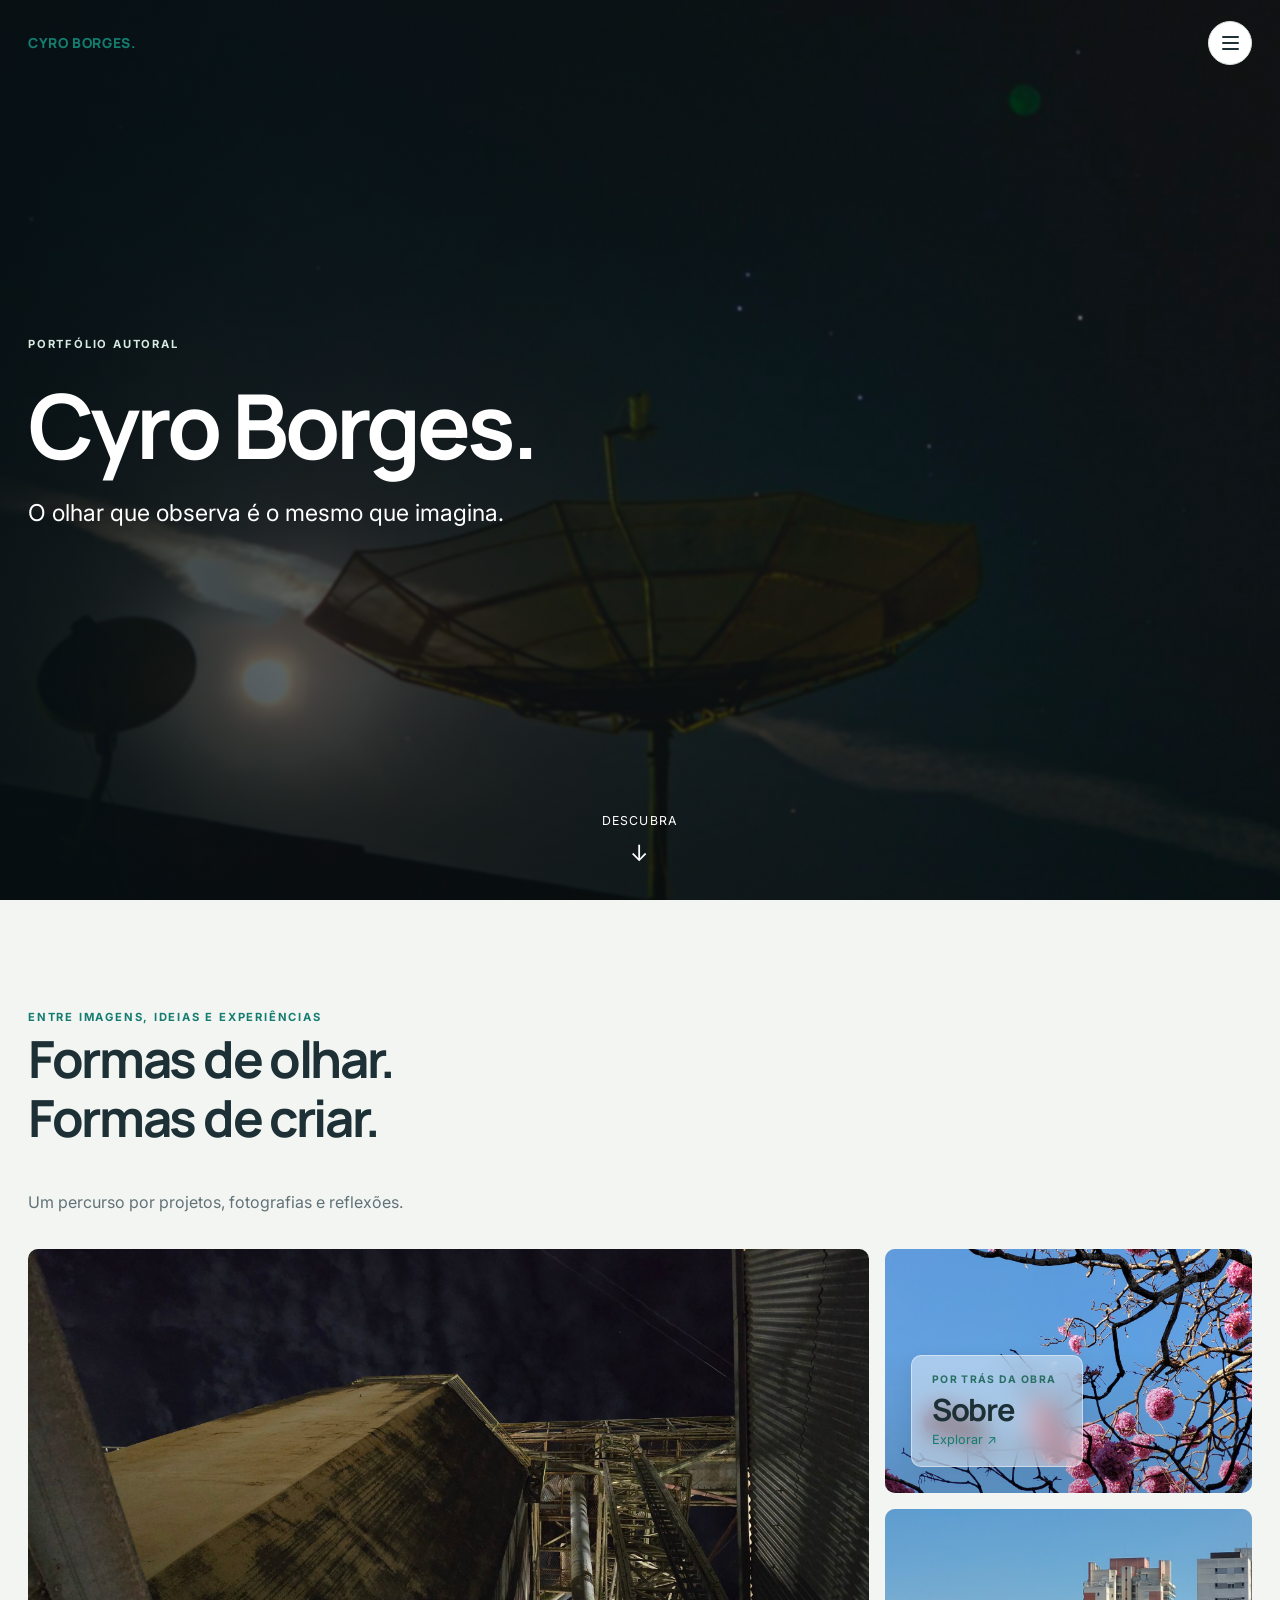
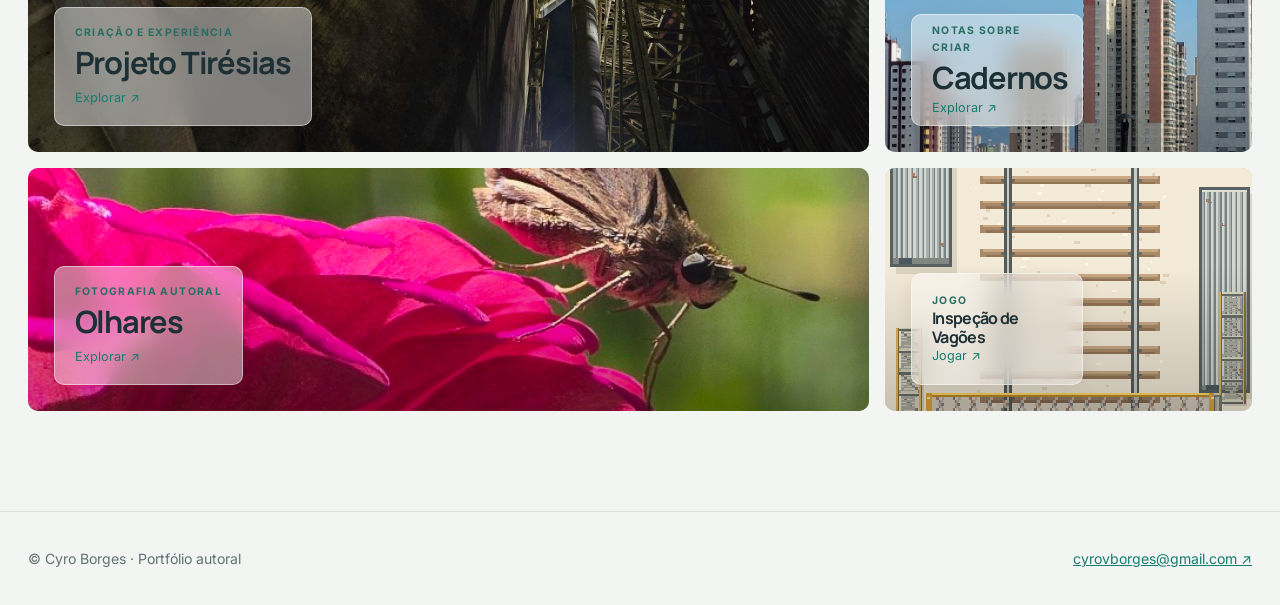
<file: index.html>
<!DOCTYPE html><html lang="pt-BR"><head><meta charset="utf-8"><meta name="viewport" content="width=device-width,initial-scale=1"><meta name="theme-color" content="#f3f5f3"><meta name="description" content="Fotografia, pensamento e criação no portfólio autoral de Cyro Borges."><title>Início · Cyro Borges</title><link rel="icon" href="assets/favicon.svg" type="image/svg+xml"><link rel="stylesheet" href="assets/css/styles.css"></head><body class="fade-in"><header class="topbar--hero topbar"><div class="shell" style="display:flex;align-items:center;justify-content:space-between;width:min(calc(100% - 56px),1320px)"><a class="logo" href="index.html">CYRO BORGES.</a><button type="button" class="menu-toggle" aria-label="Abrir menu" aria-controls="site-menu" aria-expanded="false"><span></span></button></div></header><div class="full-menu" id="site-menu" role="dialog" aria-modal="true" aria-label="Navegação principal" aria-hidden="true"><div class="full-menu-head"><strong>CYRO BORGES.</strong><button class="menu-toggle menu-close" type="button" aria-label="Fechar menu" style="font-size:1.5rem">×</button></div><nav aria-label="Páginas do portfólio"><a href="index.html"><span>01</span>Início</a><a href="tiresias/index.html"><span>02</span>Projeto Tirésias</a><a href="olhares/index.html"><span>03</span>Olhares</a><a href="cadernos/index.html"><span>04</span>Cadernos</a><a href="sobre/index.html"><span>05</span>Sobre</a></nav><div class="full-menu-foot"><a href="mailto:cyrovborges@gmail.com">cyrovborges@gmail.com ↗</a></div></div><main id="conteudo"><section class="hero" aria-label="Abertura do portfólio"><div class="shell hero-content"><span class="smallcaps">Portfólio autoral</span><h1>Cyro Borges.</h1><p class="hero-tagline"><span>O olhar que observa</span> <span>é o mesmo que imagina.</span></p></div><a class="scroll-cue" href="#criacoes">Descubra <b aria-hidden="true">↓</b></a></section><section class="mosaic-section" id="criacoes"><div class="shell"><div class="section-head"><span class="smallcaps">Entre imagens, ideias e experiências</span><h2>Formas de olhar.<br>Formas de criar.</h2><p>Um percurso por projetos, fotografias e reflexões.</p></div><div class="home-mosaic"><a class="photo-card card-tiresias" href="tiresias/index.html" aria-label="Explorar Projeto Tirésias"><img src="assets/images/ambiente-industrial.jpg" alt="" loading="lazy" ><span class="glass"><small>Criação e experiência</small><strong>Projeto Tirésias</strong><span class="arrow">Explorar ↗</span></span></a><a class="photo-card card-olhares" href="olhares/index.html" aria-label="Explorar Olhares"><img src="assets/images/borboleta.jpg" alt="" loading="lazy" ><span class="glass"><small>Fotografia autoral</small><strong>Olhares</strong><span class="arrow">Explorar ↗</span></span></a><a class="photo-card card-about" href="sobre/index.html" aria-label="Explorar Sobre"><img src="assets/images/flores.jpg" alt="" loading="lazy" ><span class="glass"><small>Por trás da obra</small><strong>Sobre</strong><span class="arrow">Explorar ↗</span></span></a><a class="photo-card card-cadernos" href="cadernos/index.html" aria-label="Explorar Cadernos"><img src="assets/images/geometria.jpg" alt="" loading="lazy" ><span class="glass"><small>Notas sobre criar</small><strong>Cadernos</strong><span class="arrow">Explorar ↗</span></span></a><a class="photo-card card-jogo" href="jogo/index.html" aria-label="Jogar Inspeção de Vagões"><img src="assets/images/cartao-jogo.png" alt="" loading="lazy" width="401" height="342"><span class="glass"><small>Jogo</small><strong>Inspeção de Vagões</strong><span class="arrow">Jogar ↗</span></span></a></div></div></section></main><footer class="footer"><div class="shell"><span>© Cyro Borges · Portfólio autoral</span><a href="mailto:cyrovborges@gmail.com">cyrovborges@gmail.com ↗</a></div></footer><script src="assets/js/main.js" defer></script></body></html>
</file>
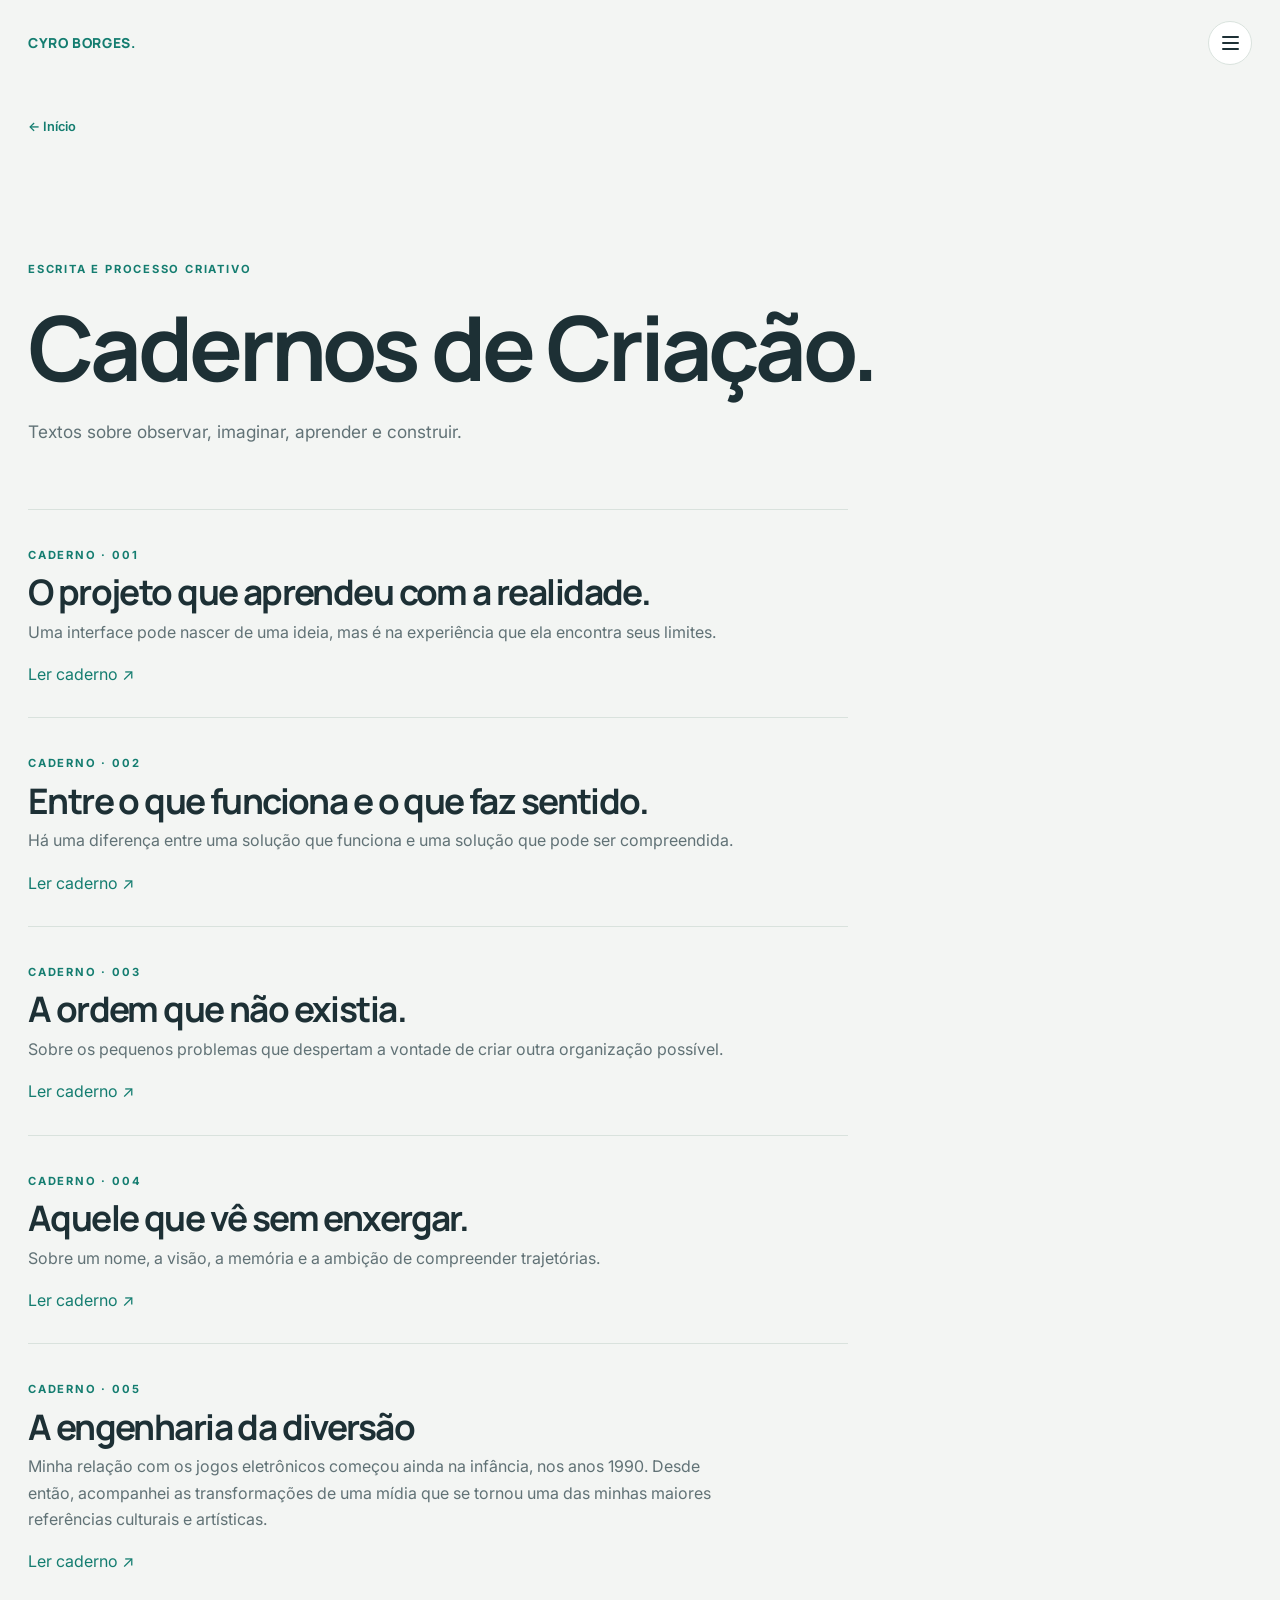
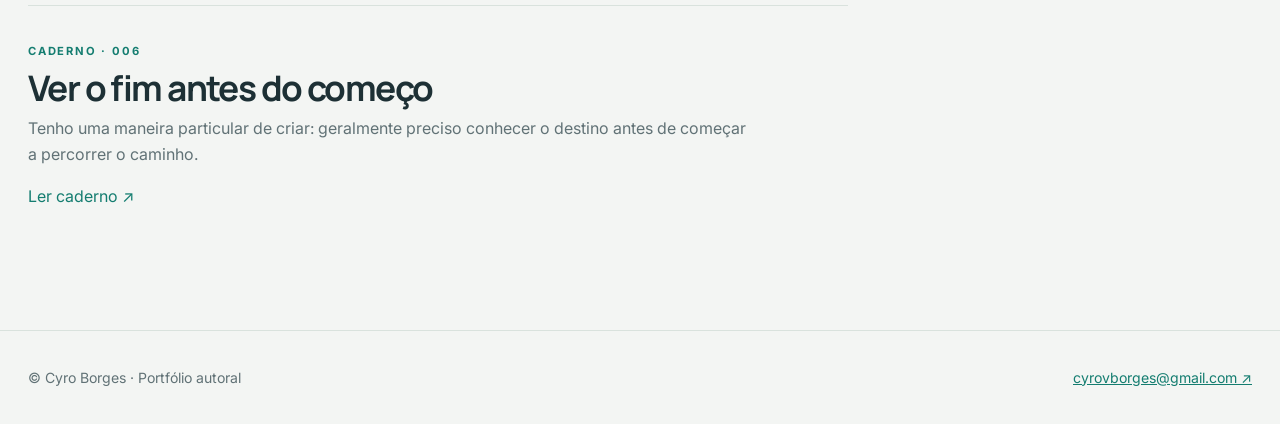
<file: cadernos/index.html>
<!DOCTYPE html>
<html lang="pt-BR"><head><meta charset="utf-8"/><meta content="width=device-width,initial-scale=1" name="viewport"/><meta content="#f3f5f3" name="theme-color"/><meta content="Portfólio autoral de Cyro Borges: fotografia, criação e projetos." name="description"/><title>Cadernos de Criação · Cyro Borges</title><link href="../assets/favicon.svg" rel="icon" type="image/svg+xml"/><link href="../assets/css/styles.css" rel="stylesheet"/></head><body class="fade-in"><header class="topbar"><div class="shell" style="display:flex;align-items:center;justify-content:space-between;width:min(calc(100% - 56px),1320px)"><a class="logo" href="../index.html">CYRO BORGES.</a><button aria-controls="site-menu" aria-expanded="false" aria-label="Abrir menu" class="menu-toggle" type="button"><span></span></button></div></header><div aria-hidden="true" aria-label="Navegação principal" aria-modal="true" class="full-menu" id="site-menu" role="dialog"><div class="full-menu-head"><strong>CYRO BORGES.</strong><button aria-label="Fechar menu" class="menu-toggle menu-close" style="font-size:1.5rem" type="button">×</button></div><nav aria-label="Páginas do portfólio"><a href="../index.html"><span>01</span>Início</a><a href="../tiresias/index.html"><span>02</span>Projeto Tirésias</a><a href="../olhares/index.html"><span>03</span>Olhares</a><a href="../cadernos/index.html"><span>04</span>Cadernos</a><a href="../sobre/index.html"><span>05</span>Sobre</a></nav><div class="full-menu-foot"><a href="mailto:cyrovborges@gmail.com">cyrovborges@gmail.com ↗</a></div></div><main id="conteudo"><div class="page"><div class="shell"><a class="backlink" href="../index.html">← Início</a><section class="page-intro"><span class="smallcaps">Escrita e processo criativo</span><h1>Cadernos de Criação.</h1><p class="muted">Textos sobre observar, imaginar, aprender e construir.</p></section><div class="list-cadernos"><a class="essay-link" href="001/index.html"><span class="smallcaps">Caderno · 001</span><h2>O projeto que aprendeu com a realidade.</h2><p>Uma interface pode nascer de uma ideia, mas é na experiência que ela encontra seus limites.</p><span style="color:var(--green)">Ler caderno ↗</span></a><a class="essay-link" href="002/index.html"><span class="smallcaps">Caderno · 002</span><h2>Entre o que funciona e o que faz sentido.</h2><p>Há uma diferença entre uma solução que funciona e uma solução que pode ser compreendida.</p><span style="color:var(--green)">Ler caderno ↗</span></a><a class="essay-link" href="003/index.html"><span class="smallcaps">Caderno · 003</span><h2>A ordem que não existia.</h2><p>Sobre os pequenos problemas que despertam a vontade de criar outra organização possível.</p><span style="color:var(--green)">Ler caderno ↗</span></a><a class="essay-link" href="004/index.html"><span class="smallcaps">Caderno · 004</span><h2>Aquele que vê sem enxergar.</h2><p>Sobre um nome, a visão, a memória e a ambição de compreender trajetórias.</p><span style="color:var(--green)">Ler caderno ↗</span></a><a class="essay-link" href="005/index.html"><span class="smallcaps">Caderno · 005</span><h2>A engenharia da diversão</h2><p>Minha rela&#231;&#227;o com os jogos eletr&#244;nicos come&#231;ou ainda na inf&#226;ncia, nos anos 1990. Desde ent&#227;o, acompanhei as transforma&#231;&#245;es de uma m&#237;dia que se tornou uma das minhas maiores refer&#234;ncias culturais e art&#237;sticas.</p><span style="color:var(--green)">Ler caderno ↗</span></a><a class="essay-link" href="006/index.html"><span class="smallcaps">Caderno · 006</span><h2>Ver o fim antes do começo</h2><p>Tenho uma maneira particular de criar: geralmente preciso conhecer o destino antes de come&#231;ar a percorrer o caminho.</p><span style="color:var(--green)">Ler caderno ↗</span></a></div></div></div></main><footer class="footer"><div class="shell"><span>© Cyro Borges · Portfólio autoral</span><a href="mailto:cyrovborges@gmail.com">cyrovborges@gmail.com ↗</a></div></footer><script defer="" src="../assets/js/main.js"></script></body></html>
</file>
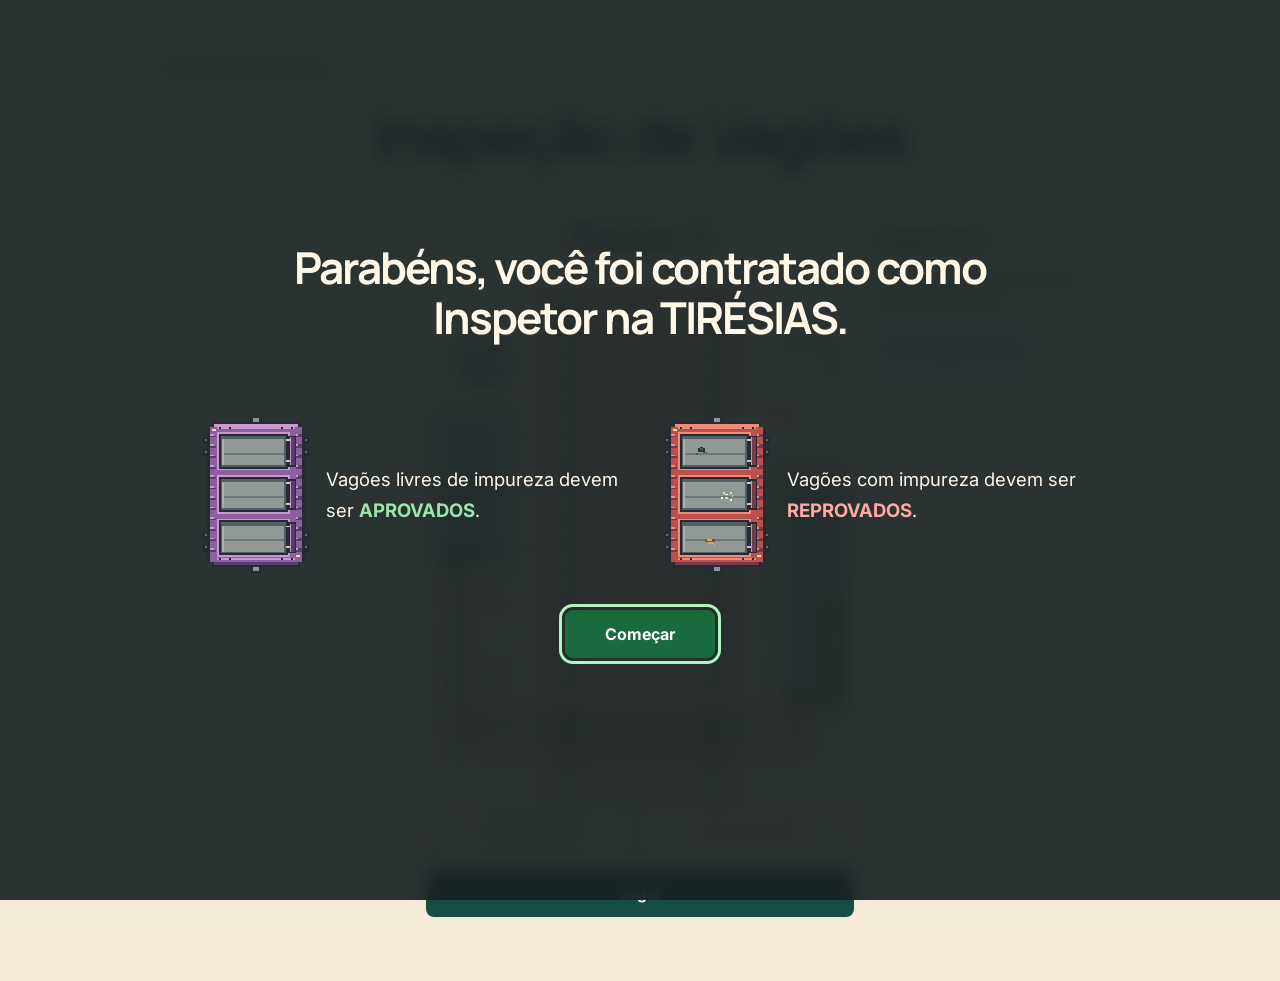
<file: jogo/index.html>
<!doctype html>
<html lang="pt-BR">
<head>
  <meta charset="utf-8">
  <meta name="viewport" content="width=device-width, initial-scale=1">
  <title>Inspeção de Vagões · Cyro Borges</title>
  <link rel="icon" href="../assets/favicon.svg">
  <link rel="stylesheet" href="../assets/css/styles.css">
  <link rel="stylesheet" href="../assets/css/jogo.css">
  <script src="../assets/js/ranking-config.js" defer></script>
  <script src="../assets/js/ranking-online.js" defer></script>
  <script src="../assets/js/jogo.js" defer></script>
</head>
<body class="game-background">
  <main class="shell game-page">
    <a class="backlink" href="../index.html">← Portfólio de Cyro Borges</a>
    <header class="game-intro">
      <h1>Inspeção de Vagões</h1>
    </header>
    <div class="game-layout">
      <section class="game-board" aria-label="Partida">
        <div class="game-hud"><span>Pontos <strong id="score">0</strong></span></div>
        <p id="status" role="status"></p>
        <div class="game-scene">
          <canvas id="track" width="560" height="660" aria-label="Via férrea vista de cima, com um vagão aberto na área de inspeção"></canvas>
          <div class="game-controls">
            <button id="approve" class="game-button approve" disabled>APROVAR <kbd>A</kbd></button>
            <button id="reject" class="game-button reject" disabled>RECUSAR <kbd>R</kbd></button>
          </div>
        </div>
        <button id="start" class="game-button">Jogar</button>
      </section>
      <aside class="game-ranking">
        <h2>Highscore</h2>
        <p id="empty-ranking" hidden>Ainda não há pontuações.</p>
        <ol id="ranking"></ol>
        <p class="muted" id="ranking-source" role="status">Consultando o placar global…</p>
        <button id="retry-ranking" class="game-button secondary" type="button" hidden>Recarregar placar</button>
      </aside>
    </div>
    <dialog id="game-tutorial" aria-labelledby="tutorial-title">
      <div class="tutorial-content">
        <h2 id="tutorial-title">Parabéns, você foi contratado como Inspetor na TIRÉSIAS.</h2>
        <div class="tutorial-examples">
          <div class="tutorial-example">
            <canvas id="tutorial-clean" width="260" height="368" role="img" aria-label="Vagão aberto, com interior limpo"></canvas>
            <p>Vagões livres de impureza devem ser <strong class="tutorial-approved">APROVADOS</strong>.</p>
          </div>
          <div class="tutorial-example">
            <canvas id="tutorial-dirty" width="260" height="368" role="img" aria-label="Vagão aberto, com resíduos no interior"></canvas>
            <p>Vagões com impureza devem ser <strong class="tutorial-rejected">REPROVADOS</strong>.</p>
          </div>
        </div>
        <button id="tutorial-start" class="game-button approve" type="button" autofocus>Começar</button>
      </div>
    </dialog>
    <dialog id="result" aria-labelledby="result-title" aria-describedby="feedback">
      <div class="result-content">
        <header class="result-header">
          <h2 id="result-title" tabindex="-1" autofocus>Fim da partida!</h2>
          <p id="feedback"></p>
        </header>
        <form id="record">
          <label for="player">Entre seu nome</label>
          <input id="player" maxlength="24" required autocomplete="off">
          <p id="publish-status" role="status"></p>
          <div class="result-actions">
            <button class="game-button" id="save-score" type="submit">Salvar</button>
            <button class="game-button secondary" id="skip" type="button">Voltar sem salvar</button>
          </div>
        </form>
        <nav class="result-links" aria-label="Leituras complementares">
          <a class="related result-project" href="../tiresias/index.html">
            <small>Conheça a origem</small>
            <strong>Projeto Tirésias</strong>
            <p>Conheça a experiência de criação que deu origem ao jogo.</p>
          </a>
          <a class="related result-project" href="../cadernos/005/index.html">
            <small>Leia o Caderno 005</small>
            <strong>A engenharia da diversão</strong>
            <p>Veja como o trabalho de inspecionar vagões virou um jogo de atenção e velocidade.</p>
          </a>
        </nav>
      </div>
    </dialog>
  </main>
</body>
</html>
</file>
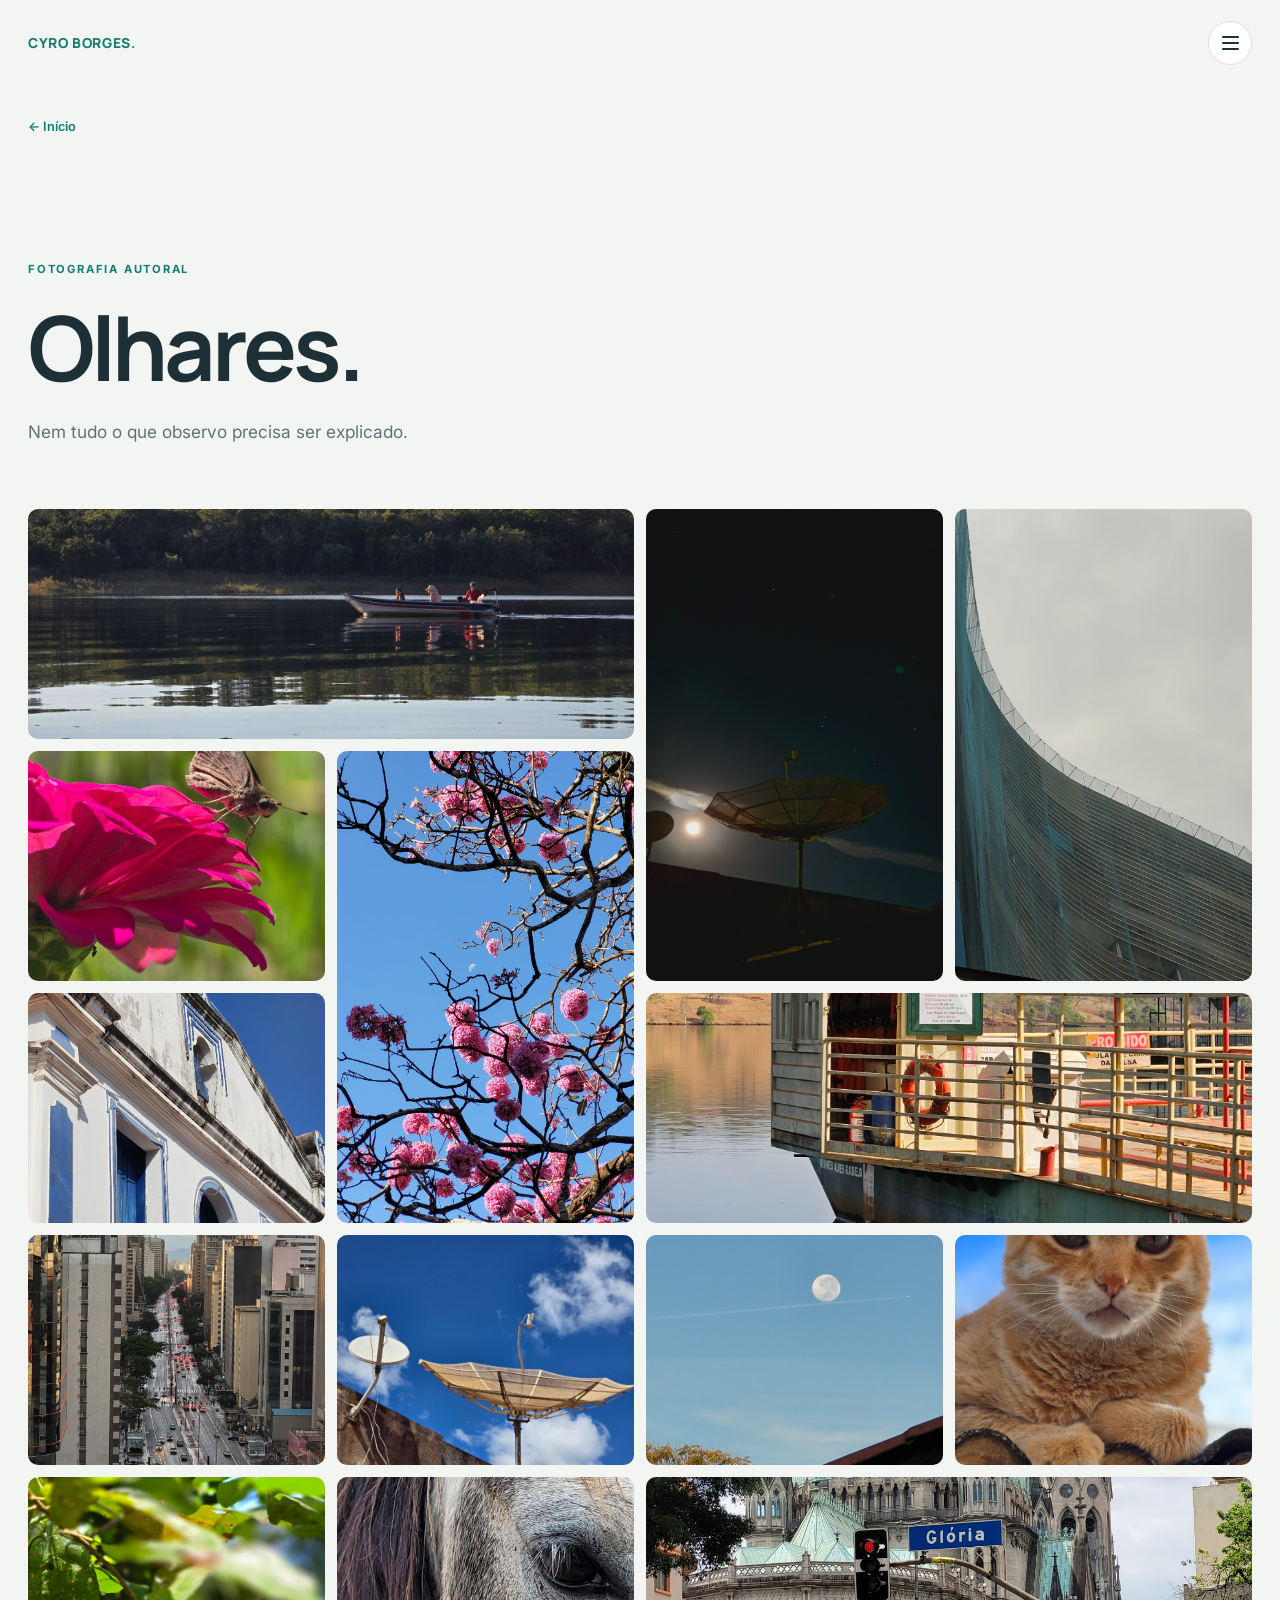
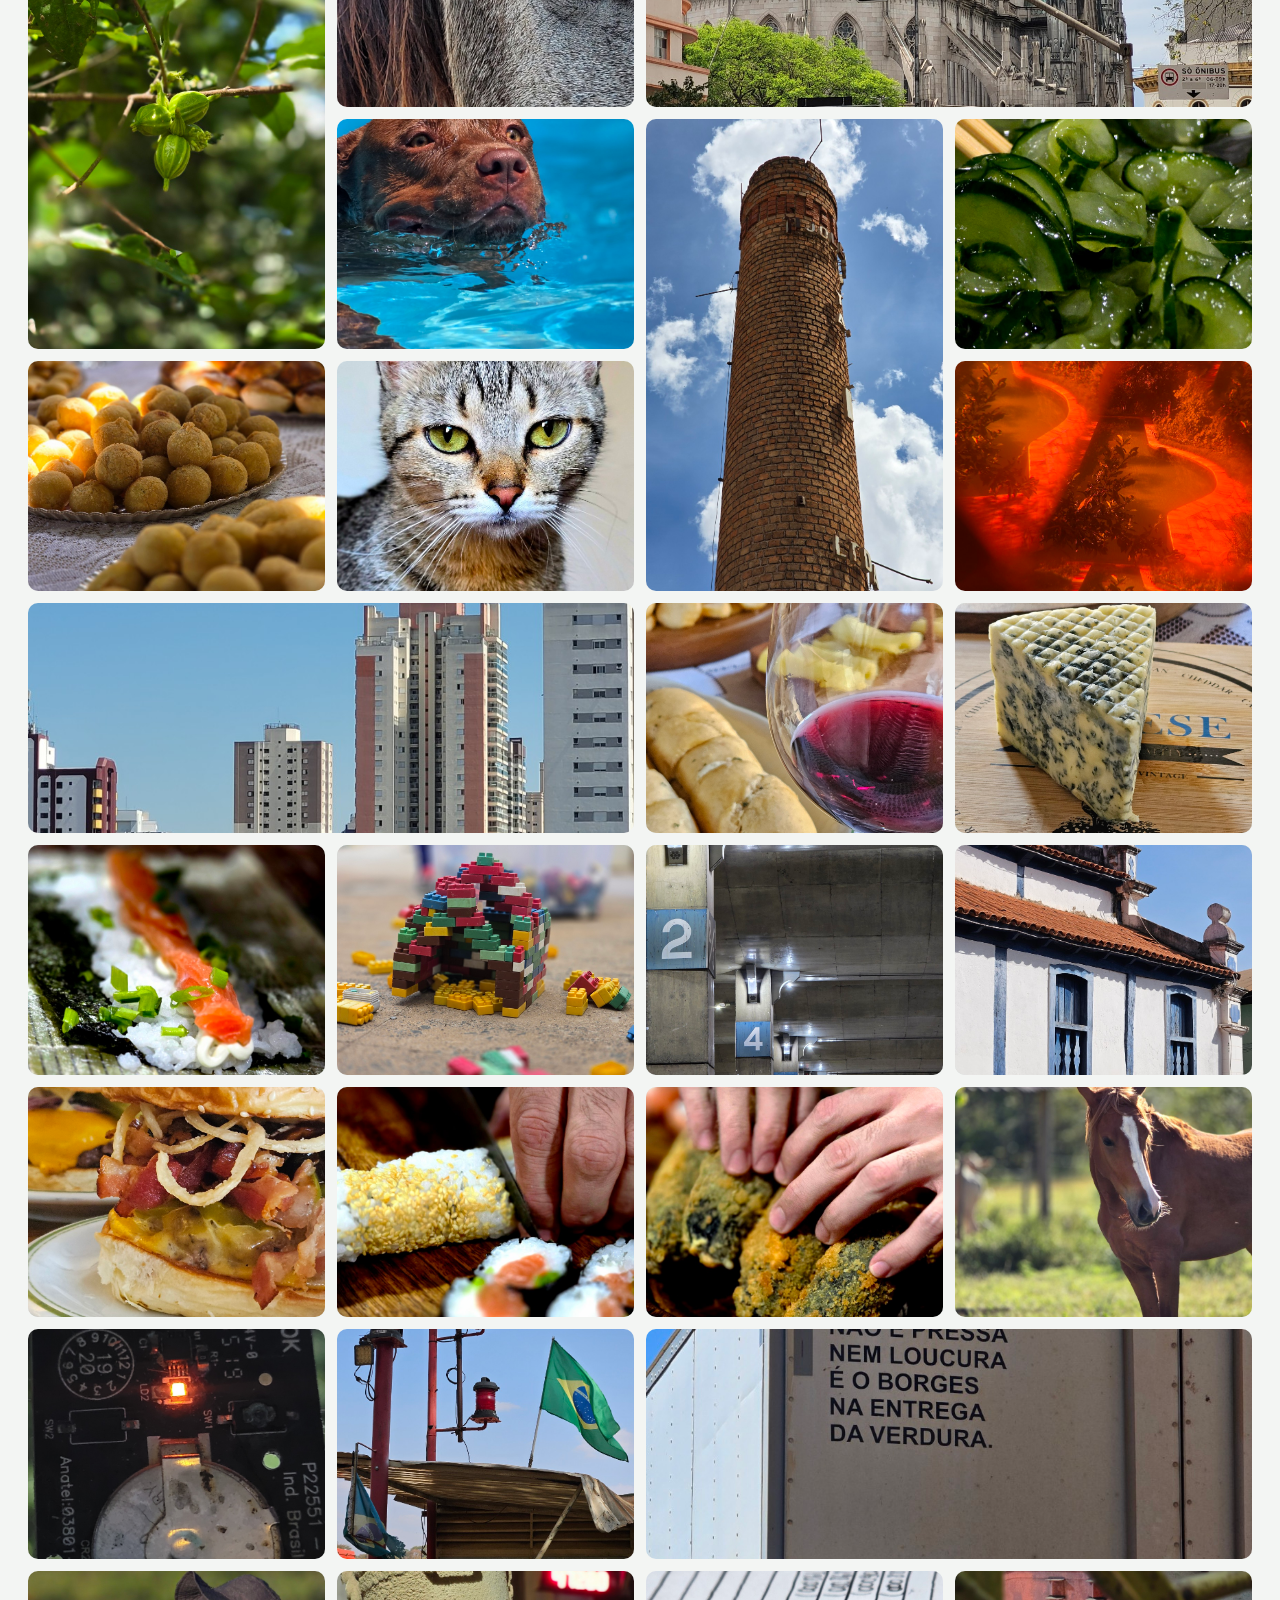
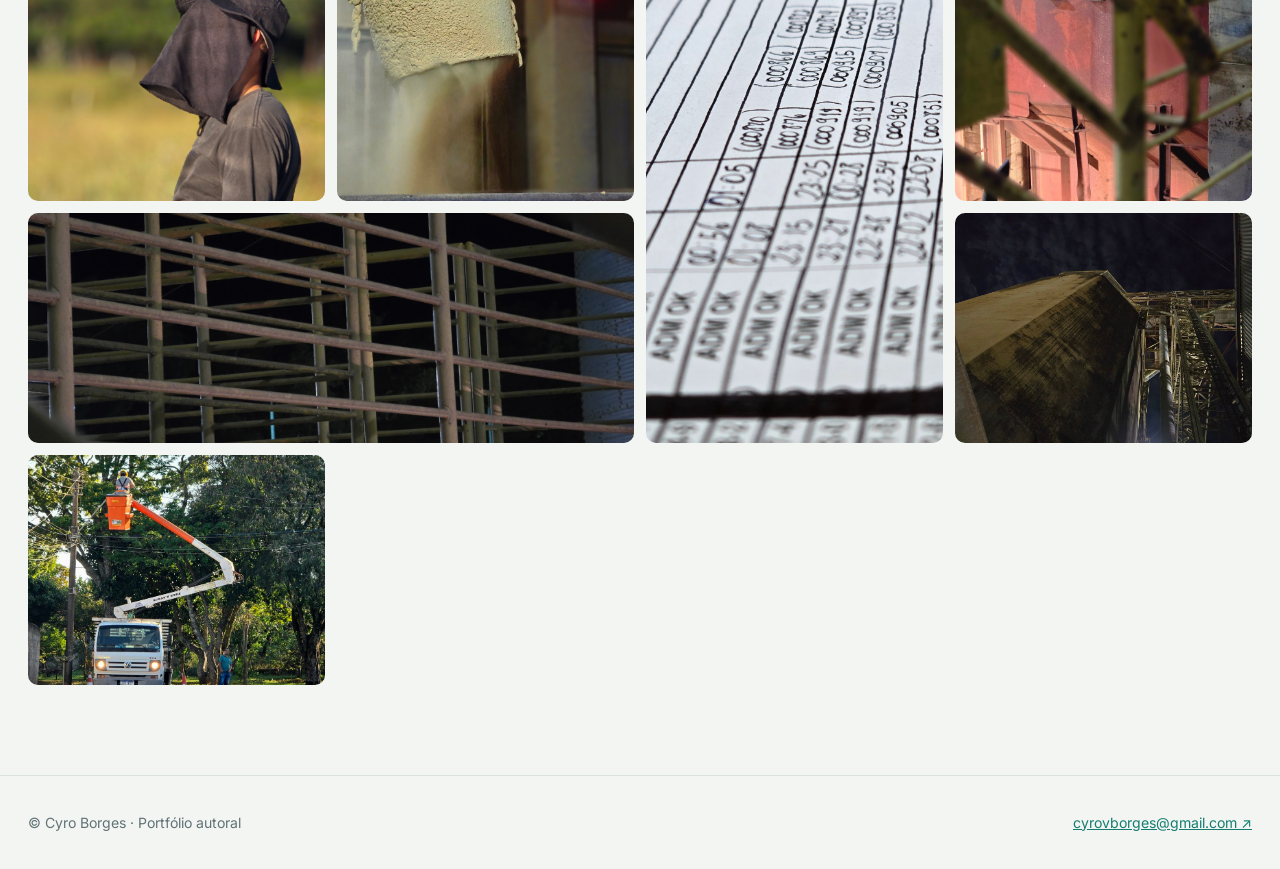
<file: olhares/index.html>
<!DOCTYPE html><html lang="pt-BR"><head><meta charset="utf-8"><meta name="viewport" content="width=device-width,initial-scale=1"><meta name="theme-color" content="#f3f5f3"><meta name="description" content="Olhares: fotografia autoral de Cyro Borges, sem legendas e com espaço para contemplação."><title>Olhares · Cyro Borges</title><link rel="icon" href="../assets/favicon.svg" type="image/svg+xml"><link rel="stylesheet" href="../assets/css/styles.css"></head><body class="fade-in"><header class="topbar"><div class="shell" style="display:flex;align-items:center;justify-content:space-between;width:min(calc(100% - 56px),1320px)"><a class="logo" href="../index.html">CYRO BORGES.</a><button type="button" class="menu-toggle" aria-label="Abrir menu" aria-controls="site-menu" aria-expanded="false"><span></span></button></div></header><div class="full-menu" id="site-menu" role="dialog" aria-modal="true" aria-label="Navegação principal" aria-hidden="true"><div class="full-menu-head"><strong>CYRO BORGES.</strong><button class="menu-toggle menu-close" type="button" aria-label="Fechar menu" style="font-size:1.5rem">×</button></div><nav aria-label="Páginas do portfólio"><a href="../index.html"><span>01</span>Início</a><a href="../tiresias/index.html"><span>02</span>Projeto Tirésias</a><a href="../olhares/index.html"><span>03</span>Olhares</a><a href="../cadernos/index.html"><span>04</span>Cadernos</a><a href="../sobre/index.html"><span>05</span>Sobre</a></nav><div class="full-menu-foot"><a href="mailto:cyrovborges@gmail.com">cyrovborges@gmail.com ↗</a></div></div><main id="conteudo"><div class="page"><div class="shell"><a class="backlink" href="../index.html">← Início</a><section class="page-intro"><span class="smallcaps">Fotografia autoral</span><h1>Olhares.</h1><p class="muted">Nem tudo o que observo precisa ser explicado.</p></section><div class="gallery"><button type="button" class="wide" aria-label="Ampliar fotografia 1 de 41"><img src="../assets/images/barco.jpg" data-full="../assets/images/barco.jpg" alt="Embarcação sobre água com reflexo" loading="lazy"></button><button type="button" class="tall" aria-label="Ampliar fotografia 2 de 41"><img src="../assets/images/ceu-noturno.jpg" data-full="../assets/images/ceu-noturno.jpg" alt="Céu noturno, Lua e antena parabólica" loading="lazy"></button><button type="button" class="tall" aria-label="Ampliar fotografia 3 de 41"><img src="../assets/images/curva.jpg" data-full="../assets/images/curva.jpg" alt="Curva arquitetônica contra o céu" loading="lazy"></button><button type="button" class="" aria-label="Ampliar fotografia 4 de 41"><img src="../assets/images/borboleta.jpg" data-full="../assets/images/borboleta.jpg" alt="Borboleta pousada em flor" loading="lazy"></button><button type="button" class="tall" aria-label="Ampliar fotografia 5 de 41"><img src="../assets/images/flores.jpg" data-full="../assets/images/flores.jpg" alt="Flores em árvore diante do céu" loading="lazy"></button><button type="button" class="" aria-label="Ampliar fotografia 6 de 41"><img src="../assets/images/arquitetura.jpg" data-full="../assets/images/arquitetura.jpg" alt="Detalhe arquitetônico de fachada" loading="lazy"></button><button type="button" class="wide" aria-label="Ampliar fotografia 7 de 41"><img src="../assets/images/reflexo-arquitetura.jpg" data-full="../assets/images/reflexo-arquitetura.jpg" alt="Fotografia autoral — imagem 7" loading="lazy"></button><button type="button" class="" aria-label="Ampliar fotografia 8 de 41"><img src="../assets/images/metropole.jpg" data-full="../assets/images/metropole.jpg" alt="Fotografia autoral — imagem 8" loading="lazy"></button><button type="button" class="" aria-label="Ampliar fotografia 9 de 41"><img src="../assets/images/antenas.jpg" data-full="../assets/images/antenas.jpg" alt="Fotografia autoral — imagem 9" loading="lazy"></button><button type="button" class="" aria-label="Ampliar fotografia 10 de 41"><img src="../assets/images/lua-dia.jpg" data-full="../assets/images/lua-dia.jpg" alt="Fotografia autoral — imagem 10" loading="lazy"></button><button type="button" class="" aria-label="Ampliar fotografia 11 de 41"><img src="../assets/images/gato.jpg" data-full="../assets/images/gato.jpg" alt="Fotografia autoral — imagem 11" loading="lazy"></button><button type="button" class="tall" aria-label="Ampliar fotografia 12 de 41"><img src="../assets/images/natureza.jpg" data-full="../assets/images/natureza.jpg" alt="Fotografia autoral — imagem 12" loading="lazy"></button><button type="button" class="" aria-label="Ampliar fotografia 13 de 41"><img src="../assets/images/cavalo.jpg" data-full="../assets/images/cavalo.jpg" alt="Fotografia autoral — imagem 13" loading="lazy"></button><button type="button" class="wide" aria-label="Ampliar fotografia 14 de 41"><img src="../assets/images/cidade.jpg" data-full="../assets/images/cidade.jpg" alt="Fotografia autoral — imagem 14" loading="lazy"></button><button type="button" class="" aria-label="Ampliar fotografia 15 de 41"><img src="../assets/images/agua.jpg" data-full="../assets/images/agua.jpg" alt="Fotografia autoral — imagem 15" loading="lazy"></button><button type="button" class="tall" aria-label="Ampliar fotografia 16 de 41"><img src="../assets/images/coluna.jpg" data-full="../assets/images/coluna.jpg" alt="Fotografia autoral — imagem 16" loading="lazy"></button><button type="button" class="" aria-label="Ampliar fotografia 17 de 41"><img src="../assets/images/ingredientes.jpg" data-full="../assets/images/ingredientes.jpg" alt="Fotografia autoral — imagem 17" loading="lazy"></button><button type="button" class="" aria-label="Ampliar fotografia 18 de 41"><img src="../assets/images/mercado.jpg" data-full="../assets/images/mercado.jpg" alt="Fotografia autoral — imagem 18" loading="lazy"></button><button type="button" class="" aria-label="Ampliar fotografia 19 de 41"><img src="../assets/images/gato2.jpg" data-full="../assets/images/gato2.jpg" alt="Fotografia autoral — imagem 19" loading="lazy"></button><button type="button" class="" aria-label="Ampliar fotografia 20 de 41"><img src="../assets/images/luzes.jpg" data-full="../assets/images/luzes.jpg" alt="Fotografia autoral — imagem 20" loading="lazy"></button><button type="button" class="wide" aria-label="Ampliar fotografia 21 de 41"><img src="../assets/images/geometria.jpg" data-full="../assets/images/geometria.jpg" alt="Fotografia autoral — imagem 21" loading="lazy"></button><button type="button" class="" aria-label="Ampliar fotografia 22 de 41"><img src="../assets/images/mesa.jpg" data-full="../assets/images/mesa.jpg" alt="Fotografia autoral — imagem 22" loading="lazy"></button><button type="button" class="" aria-label="Ampliar fotografia 23 de 41"><img src="../assets/images/queijo.jpg" data-full="../assets/images/queijo.jpg" alt="Fotografia autoral — imagem 23" loading="lazy"></button><button type="button" class="" aria-label="Ampliar fotografia 24 de 41"><img src="../assets/images/macro.jpg" data-full="../assets/images/macro.jpg" alt="Fotografia autoral — imagem 24" loading="lazy"></button><button type="button" class="" aria-label="Ampliar fotografia 25 de 41"><img src="../assets/images/brinquedos.jpg" data-full="../assets/images/brinquedos.jpg" alt="Fotografia autoral — imagem 25" loading="lazy"></button><button type="button" class="" aria-label="Ampliar fotografia 26 de 41"><img src="../assets/images/corredor.jpg" data-full="../assets/images/corredor.jpg" alt="Fotografia autoral — imagem 26" loading="lazy"></button><button type="button" class="" aria-label="Ampliar fotografia 27 de 41"><img src="../assets/images/fachada.jpg" data-full="../assets/images/fachada.jpg" alt="Fotografia autoral — imagem 27" loading="lazy"></button><button type="button" class="" aria-label="Ampliar fotografia 28 de 41"><img src="../assets/images/gastronomia.jpg" data-full="../assets/images/gastronomia.jpg" alt="Fotografia autoral — imagem 28" loading="lazy"></button><button type="button" class="" aria-label="Ampliar fotografia 29 de 41"><img src="../assets/images/culinaria.jpg" data-full="../assets/images/culinaria.jpg" alt="Fotografia autoral — imagem 29" loading="lazy"></button><button type="button" class="" aria-label="Ampliar fotografia 30 de 41"><img src="../assets/images/culinaria2.jpg" data-full="../assets/images/culinaria2.jpg" alt="Fotografia autoral — imagem 30" loading="lazy"></button><button type="button" class="" aria-label="Ampliar fotografia 31 de 41"><img src="../assets/images/animal.jpg" data-full="../assets/images/animal.jpg" alt="Fotografia autoral — imagem 31" loading="lazy"></button><button type="button" class="" aria-label="Ampliar fotografia 32 de 41"><img src="../assets/images/relogio.jpg" data-full="../assets/images/relogio.jpg" alt="Fotografia autoral — imagem 32" loading="lazy"></button><button type="button" aria-label="Ampliar fotografia 33 de 41"><img src="../assets/images/porto.jpg" data-full="../assets/images/porto.jpg" alt="Fotografia autoral — imagem 33" loading="lazy"></button><button type="button" class="wide" aria-label="Ampliar fotografia 34 de 41"><img src="../assets/images/predio-institucional.jpg" data-full="../assets/images/predio-institucional.jpg" alt="Fotografia autoral — imagem 34" loading="lazy"></button><button type="button" aria-label="Ampliar fotografia 35 de 41"><img src="../assets/images/figura.jpg" data-full="../assets/images/figura.jpg" alt="Fotografia autoral — imagem 35" loading="lazy"></button><button type="button" aria-label="Ampliar fotografia 36 de 41"><img src="../assets/images/detalhe-industrial.jpg" data-full="../assets/images/detalhe-industrial.jpg" alt="Fotografia autoral — imagem 36" loading="lazy"></button><button type="button" class="tall" aria-label="Ampliar fotografia 37 de 41"><img src="../assets/images/documento-visual.jpg" data-full="../assets/images/documento-visual.jpg" alt="Fotografia autoral — imagem 37" loading="lazy"></button><button type="button" aria-label="Ampliar fotografia 38 de 41"><img src="../assets/images/estrutura-industrial.jpg" data-full="../assets/images/estrutura-industrial.jpg" alt="Fotografia autoral — imagem 38" loading="lazy"></button><button type="button" class="wide" aria-label="Ampliar fotografia 39 de 41"><img src="../assets/images/grade-industrial.jpg" data-full="../assets/images/grade-industrial.jpg" alt="Fotografia autoral — imagem 39" loading="lazy"></button><button type="button" aria-label="Ampliar fotografia 40 de 41"><img src="../assets/images/ambiente-industrial.jpg" data-full="../assets/images/ambiente-industrial.jpg" alt="Fotografia autoral — imagem 40" loading="lazy"></button><button type="button" aria-label="Ampliar fotografia 41 de 41"><img src="../assets/images/trabalho-urbano.jpg" data-full="../assets/images/trabalho-urbano.jpg" alt="Fotografia autoral — imagem 41" loading="lazy"></button></div></div><div class="lightbox" role="dialog" aria-modal="true" aria-label="Fotografia ampliada" aria-hidden="true"><div class="lightbox-head"><span class="smallcaps" style="color:#c7d3d1">OLHARES</span><button class="lb-close" aria-label="Fechar fotografia">×</button></div><div class="lightbox-stage"><img alt=""></div><div class="lightbox-bottom"><button class="lb-prev" aria-label="Fotografia anterior">‹</button><span class="lightbox-count" aria-live="polite"></span><button class="lb-next" aria-label="Próxima fotografia">›</button></div></div></div></main><footer class="footer"><div class="shell"><span>© Cyro Borges · Portfólio autoral</span><a href="mailto:cyrovborges@gmail.com">cyrovborges@gmail.com ↗</a></div></footer><script src="../assets/js/main.js" defer></script></body></html>
</file>
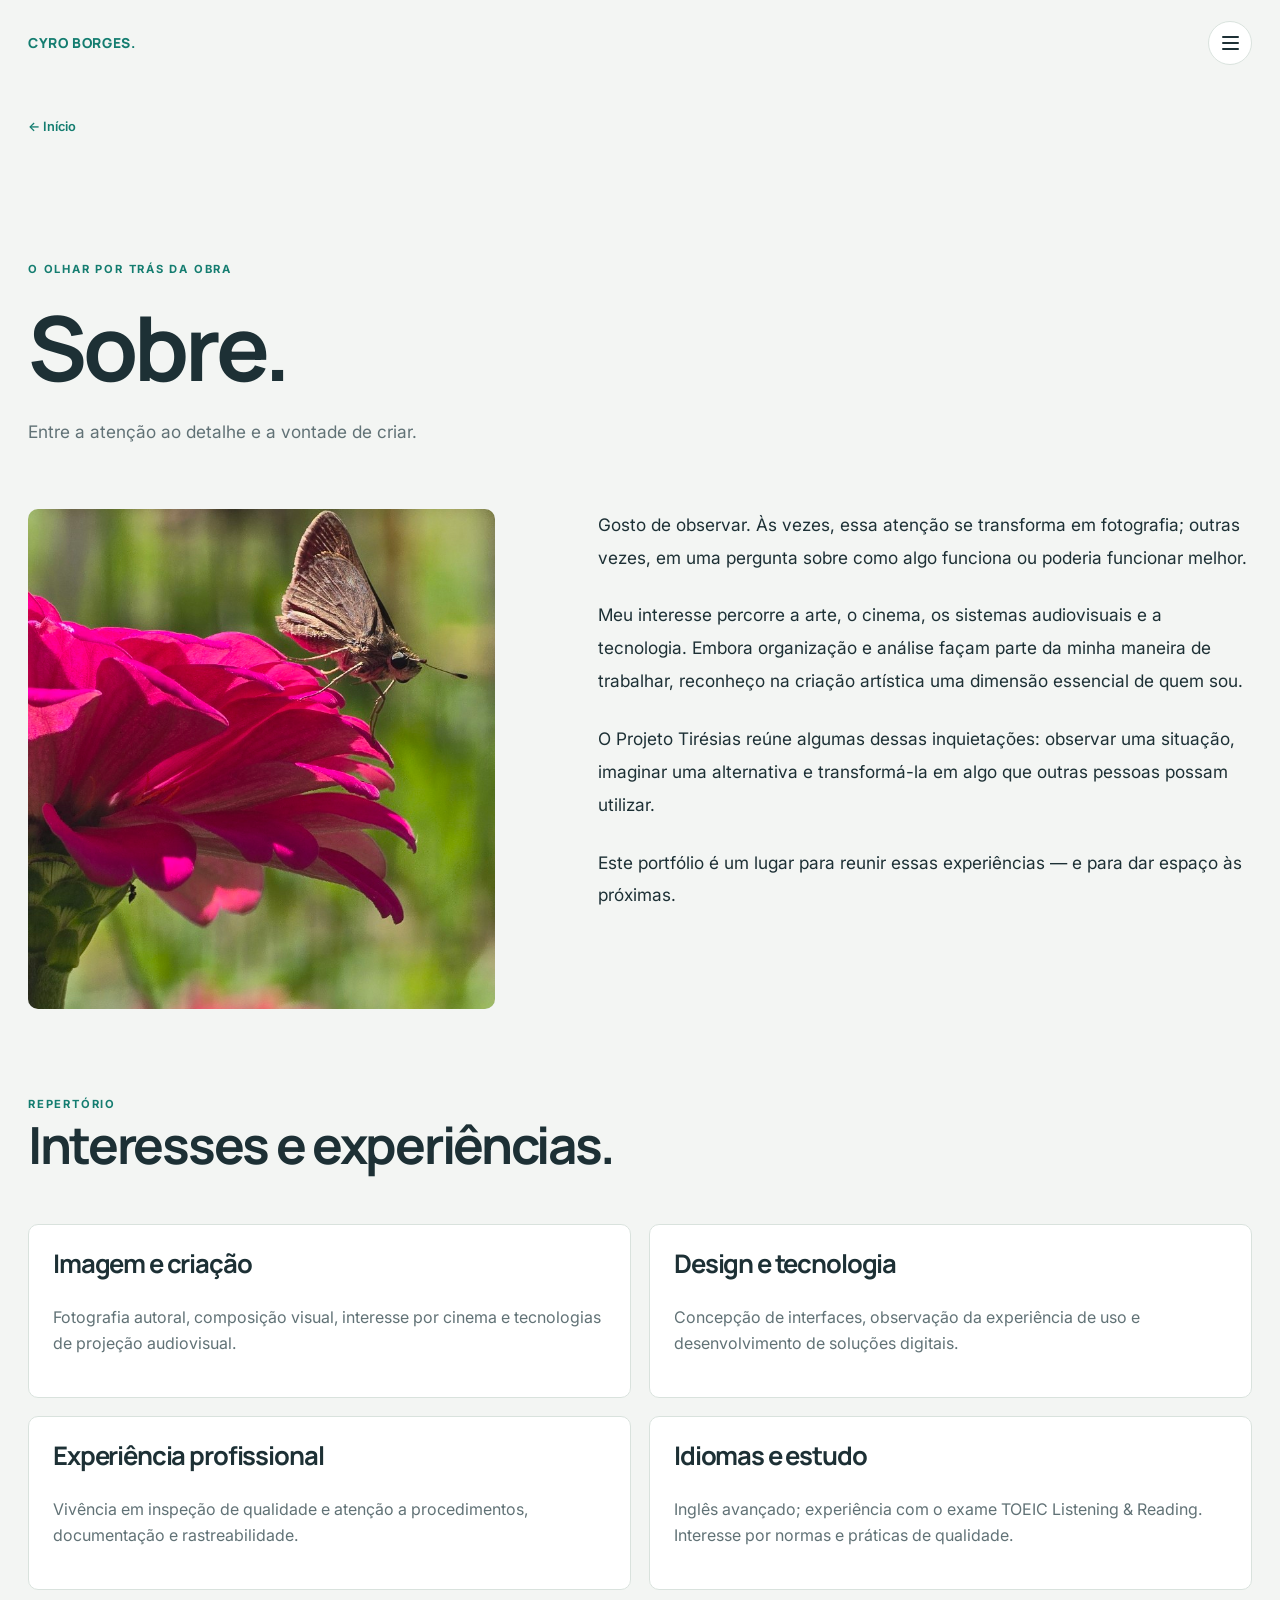
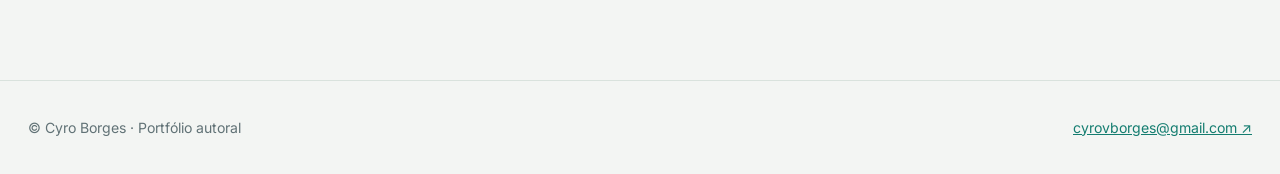
<file: sobre/index.html>
<!DOCTYPE html><html lang="pt-BR"><head><meta charset="utf-8"><meta name="viewport" content="width=device-width,initial-scale=1"><meta name="theme-color" content="#f3f5f3"><meta name="description" content="Portfólio autoral de Cyro Borges: fotografia, criação e projetos."><title>Sobre · Cyro Borges</title><link rel="icon" href="../assets/favicon.svg" type="image/svg+xml"><link rel="stylesheet" href="../assets/css/styles.css"></head><body class="fade-in"><header class="topbar"><div class="shell" style="display:flex;align-items:center;justify-content:space-between;width:min(calc(100% - 56px),1320px)"><a class="logo" href="../index.html">CYRO BORGES.</a><button type="button" class="menu-toggle" aria-label="Abrir menu" aria-controls="site-menu" aria-expanded="false"><span></span></button></div></header><div class="full-menu" id="site-menu" role="dialog" aria-modal="true" aria-label="Navegação principal" aria-hidden="true"><div class="full-menu-head"><strong>CYRO BORGES.</strong><button class="menu-toggle menu-close" type="button" aria-label="Fechar menu" style="font-size:1.5rem">×</button></div><nav aria-label="Páginas do portfólio"><a href="../index.html"><span>01</span>Início</a><a href="../tiresias/index.html"><span>02</span>Projeto Tirésias</a><a href="../olhares/index.html"><span>03</span>Olhares</a><a href="../cadernos/index.html"><span>04</span>Cadernos</a><a href="../sobre/index.html"><span>05</span>Sobre</a></nav><div class="full-menu-foot"><a href="mailto:cyrovborges@gmail.com">cyrovborges@gmail.com ↗</a></div></div><main id="conteudo"><div class="page"><div class="shell"><a class="backlink" href="../index.html">← Início</a><section class="page-intro"><span class="smallcaps">O olhar por trás da obra</span><h1>Sobre.</h1><p class="muted">Entre a atenção ao detalhe e a vontade de criar.</p></section><div class="chapter-grid" style="align-items:start"><div><img class="about-figure" src="../assets/images/borboleta.jpg" alt="Borboleta sobre uma flor, fotografada por Cyro Borges"></div><div><div class="prose"><p>Gosto de observar. Às vezes, essa atenção se transforma em fotografia; outras vezes, em uma pergunta sobre como algo funciona ou poderia funcionar melhor.</p><p>Meu interesse percorre a arte, o cinema, os sistemas audiovisuais e a tecnologia. Embora organização e análise façam parte da minha maneira de trabalhar, reconheço na criação artística uma dimensão essencial de quem sou.</p><p>O Projeto Tirésias reúne algumas dessas inquietações: observar uma situação, imaginar uma alternativa e transformá-la em algo que outras pessoas possam utilizar.</p><p>Este portfólio é um lugar para reunir essas experiências — e para dar espaço às próximas.</p></div></div></div><section style="margin-top:80px"><span class="smallcaps">Repertório</span><h2>Interesses e experiências.</h2><div class="repertoire"><div class="rep"><h3>Imagem e criação</h3><p class="muted">Fotografia autoral, composição visual, interesse por cinema e tecnologias de projeção audiovisual.</p></div><div class="rep"><h3>Design e tecnologia</h3><p class="muted">Concepção de interfaces, observação da experiência de uso e desenvolvimento de soluções digitais.</p></div><div class="rep"><h3>Experiência profissional</h3><p class="muted">Vivência em inspeção de qualidade e atenção a procedimentos, documentação e rastreabilidade.</p></div><div class="rep"><h3>Idiomas e estudo</h3><p class="muted">Inglês avançado; experiência com o exame TOEIC Listening & Reading. Interesse por normas e práticas de qualidade.</p></div></div></section></div></div></main><footer class="footer"><div class="shell"><span>© Cyro Borges · Portfólio autoral</span><a href="mailto:cyrovborges@gmail.com">cyrovborges@gmail.com ↗</a></div></footer><script src="../assets/js/main.js" defer></script></body></html>
</file>
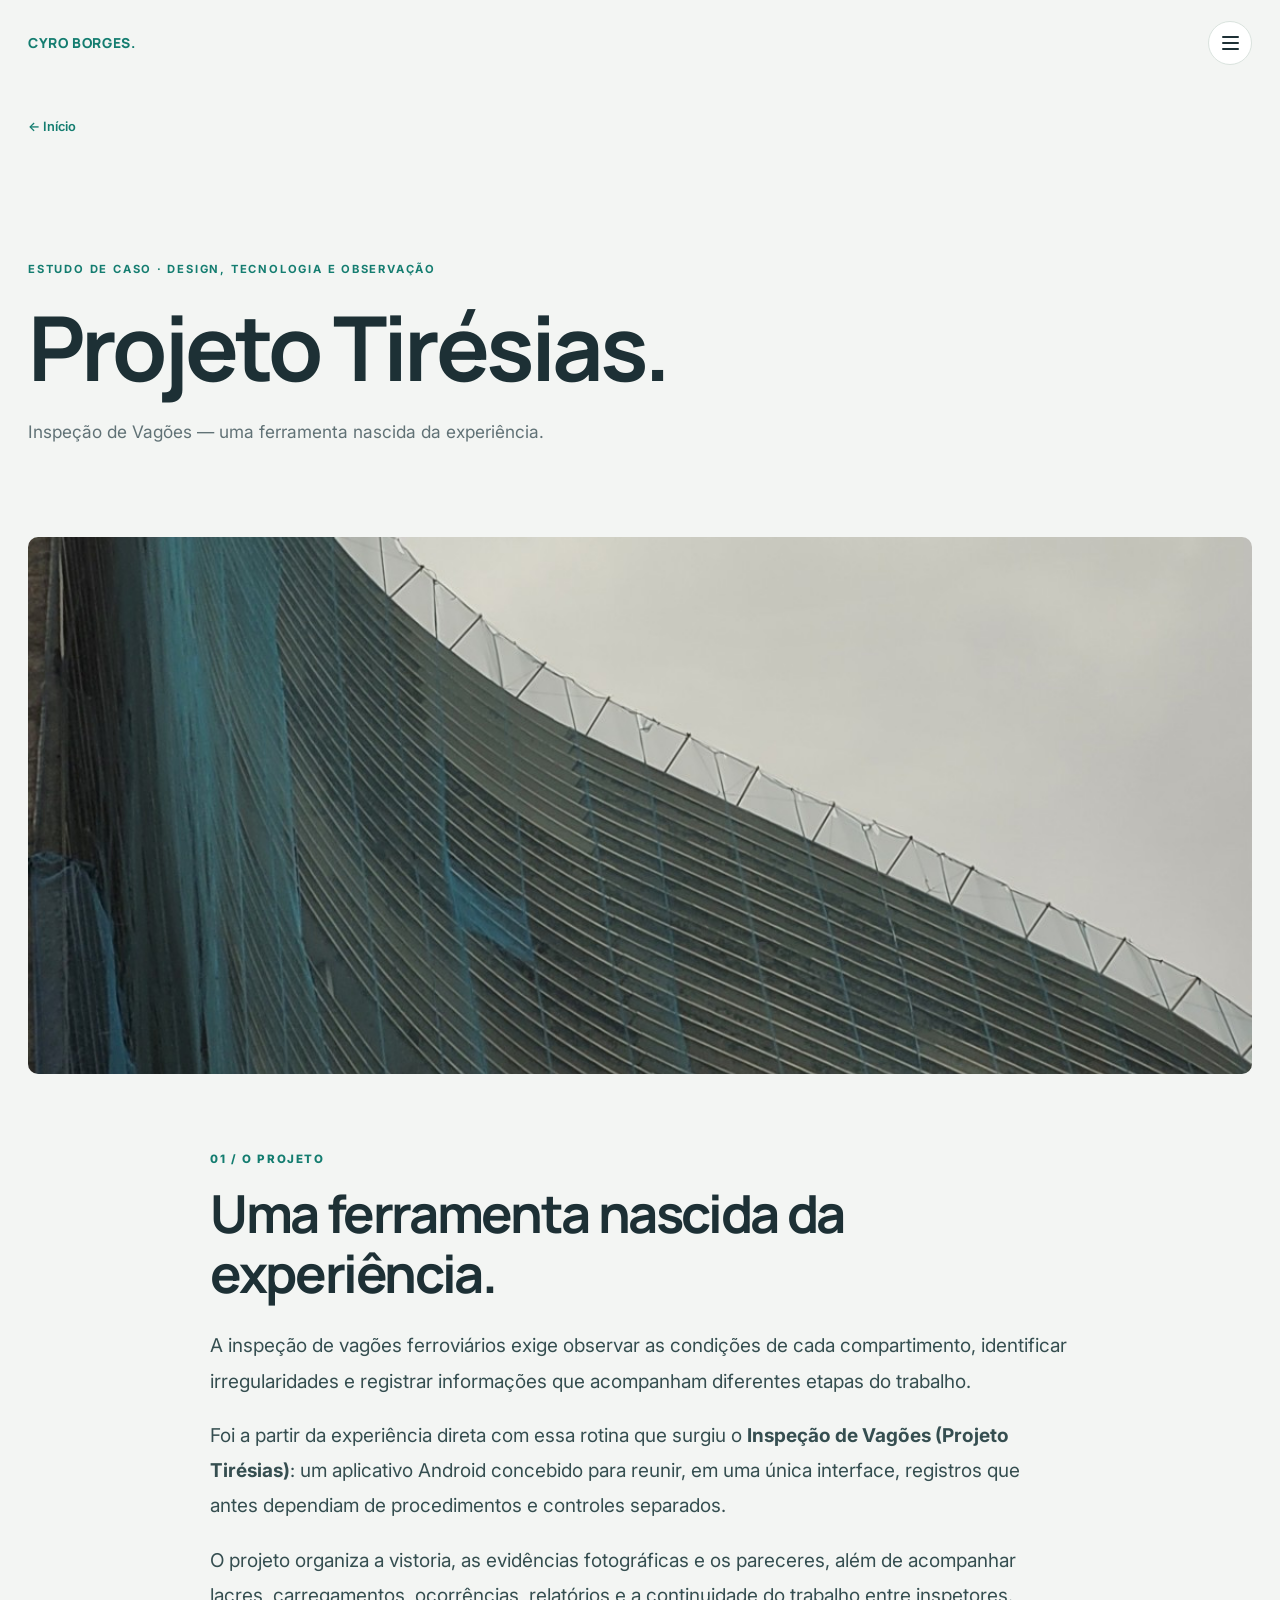
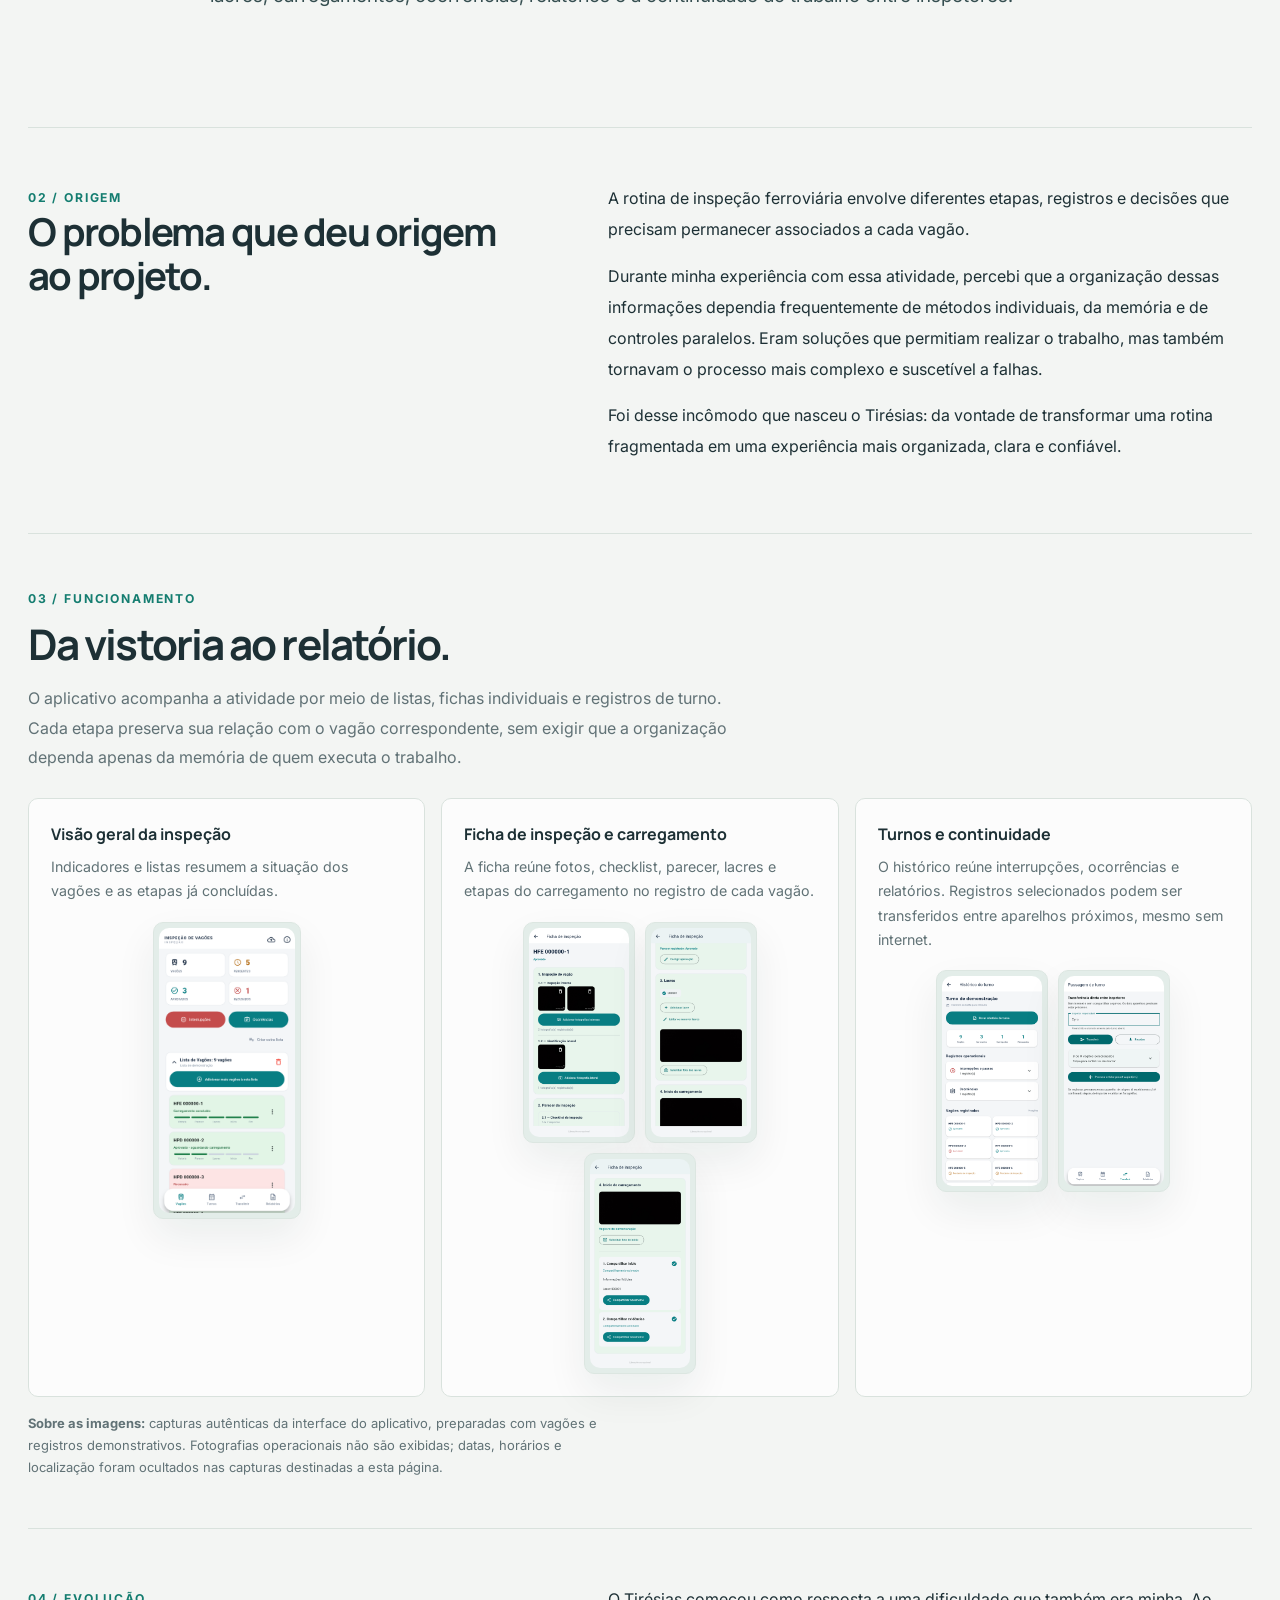
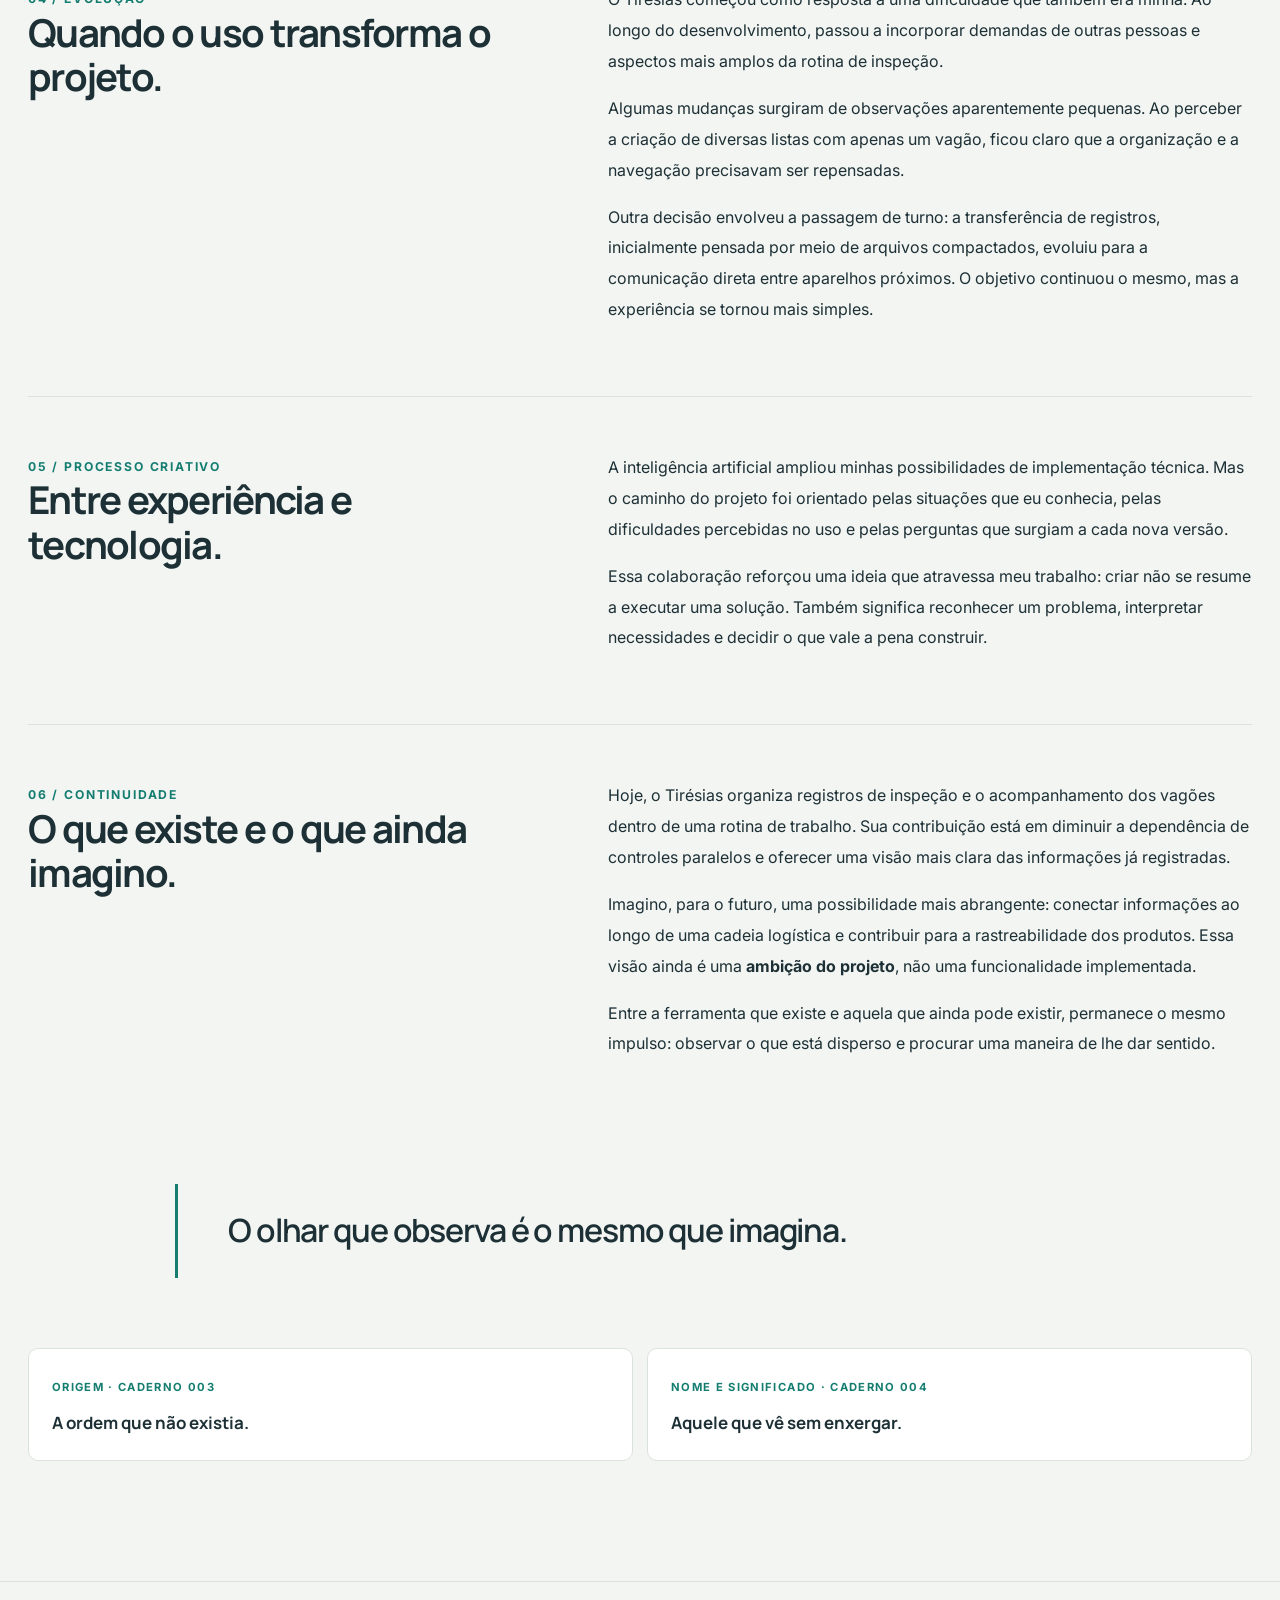
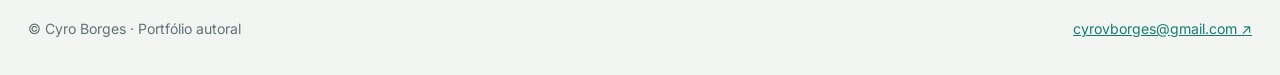
<file: tiresias/index.html>
<!DOCTYPE html>

<html lang="pt-BR"><head><meta charset="utf-8"/><meta content="width=device-width,initial-scale=1" name="viewport"/><meta content="#f3f5f3" name="theme-color"/><meta content="O que é o Projeto Tirésias, como surgiu e como organiza a inspeção de vagões, acompanhado de telas reais com dados demonstrativos." name="description"/><title>Projeto Tirésias — Inspeção de Vagões · Cyro Borges</title><link href="../assets/favicon.svg" rel="icon" type="image/svg+xml"/><link href="../assets/css/styles.css" rel="stylesheet"/></head><body class="fade-in"><header class="topbar"><div class="shell" style="display:flex;align-items:center;justify-content:space-between;width:min(calc(100% - 56px),1320px)"><a class="logo" href="../index.html">CYRO BORGES.</a><button aria-controls="site-menu" aria-expanded="false" aria-label="Abrir menu" class="menu-toggle" type="button"><span></span></button></div></header><div aria-hidden="true" aria-label="Navegação principal" aria-modal="true" class="full-menu" id="site-menu" role="dialog"><div class="full-menu-head"><strong>CYRO BORGES.</strong><button aria-label="Fechar menu" class="menu-toggle menu-close" style="font-size:1.5rem" type="button">×</button></div><nav aria-label="Páginas do portfólio"><a href="../index.html"><span>01</span>Início</a><a href="../tiresias/index.html"><span>02</span>Projeto Tirésias</a><a href="../olhares/index.html"><span>03</span>Olhares</a><a href="../cadernos/index.html"><span>04</span>Cadernos</a><a href="../sobre/index.html"><span>05</span>Sobre</a></nav><div class="full-menu-foot"><a href="mailto:cyrovborges@gmail.com">cyrovborges@gmail.com ↗</a></div></div><main id="conteudo"><div class="page"><div class="shell"><a class="backlink" href="../index.html">← Início</a>
<section class="page-intro"><span class="smallcaps">Estudo de caso · Design, tecnologia e observação</span><h1>Projeto Tirésias.</h1><p class="muted">Inspeção de Vagões — uma ferramenta nascida da experiência.</p></section>
<div class="case-hero"><img alt="Linhas curvas de uma estrutura arquitetônica sob o céu claro" src="../assets/images/curva.jpg"/></div>
<section class="case-lead"><span class="eyebrow">01 / O projeto</span><h2>Uma ferramenta nascida da experiência.</h2>
<p>A inspeção de vagões ferroviários exige observar as condições de cada compartimento, identificar irregularidades e registrar informações que acompanham diferentes etapas do trabalho.</p>
<p>Foi a partir da experiência direta com essa rotina que surgiu o <strong>Inspeção de Vagões (Projeto Tirésias)</strong>: um aplicativo Android concebido para reunir, em uma única interface, registros que antes dependiam de procedimentos e controles separados.</p>
<p>O projeto organiza a vistoria, as evidências fotográficas e os pareceres, além de acompanhar lacres, carregamentos, ocorrências, relatórios e a continuidade do trabalho entre inspetores.</p></section>
<section class="case-split"><div><span class="chapter-label">02 / Origem</span><h2>O problema que deu origem ao projeto.</h2></div><div>
<p>A rotina de inspeção ferroviária envolve diferentes etapas, registros e decisões que precisam permanecer associados a cada vagão.</p>
<p>Durante minha experiência com essa atividade, percebi que a organização dessas informações dependia frequentemente de métodos individuais, da memória e de controles paralelos. Eram soluções que permitiam realizar o trabalho, mas também tornavam o processo mais complexo e suscetível a falhas.</p>
<p>Foi desse incômodo que nasceu o Tirésias: da vontade de transformar uma rotina fragmentada em uma experiência mais organizada, clara e confiável.</p></div></section>
<section class="chapter" id="funcionamento"><div class="case-section-heading"><span class="chapter-label">03 / Funcionamento</span><h2>Da vistoria ao relatório.</h2><p>O aplicativo acompanha a atividade por meio de listas, fichas individuais e registros de turno. Cada etapa preserva sua relação com o vagão correspondente, sem exigir que a organização dependa apenas da memória de quem executa o trabalho.</p></div>
<div class="case-functions">
  <div class="case-function">
    <b>Visão geral da inspeção</b>
    <p>Indicadores e listas resumem a situação dos vagões e as etapas já concluídas.</p>
    <div class="case-shots case-shots-single">
      <div class="case-screen"><div class="frame"><button aria-label="Ampliar captura: Tela real de demonstração com indicadores de nove vagões e cartões de situação" class="case-shot-open" type="button"><img width="720" height="1509" alt="Tela real de demonstração com indicadores de nove vagões e cartões de situação" loading="lazy" src="../assets/images/app/visao-geral.png"/></button></div></div>
    </div>
  </div>
  <div class="case-function">
    <b>Ficha de inspeção e carregamento</b>
    <p>A ficha reúne fotos, checklist, parecer, lacres e etapas do carregamento no registro de cada vagão.</p>
    <div class="case-shots case-shots-pyramid">
      <div class="case-screen"><div class="frame"><button aria-label="Ampliar captura: Ficha de demonstração com inspeção interna, identificação lateral e checklist" class="case-shot-open" type="button"><img width="720" height="1508" alt="Ficha de demonstração com inspeção interna, identificação lateral e checklist" loading="lazy" src="../assets/images/app/ficha-inspecao.png"/></button></div></div>
      <div class="case-screen"><div class="frame"><button aria-label="Ampliar captura: Ficha de demonstração com registro de lacre" class="case-shot-open" type="button"><img width="720" height="1507" alt="Ficha de demonstração com registro de lacre" loading="lazy" src="../assets/images/app/lacres.png"/></button></div></div>
      <div class="case-screen"><div class="frame"><button aria-label="Ampliar captura: Ficha de demonstração mostrando início do carregamento e opções de compartilhamento" class="case-shot-open" type="button"><img width="720" height="1506" alt="Ficha de demonstração mostrando início do carregamento e opções de compartilhamento" loading="lazy" src="../assets/images/app/carregamento.png"/></button></div></div>
    </div>
  </div>
  <div class="case-function">
    <b>Turnos e continuidade</b>
    <p>O histórico reúne interrupções, ocorrências e relatórios. Registros selecionados podem ser transferidos entre aparelhos próximos, mesmo sem internet.</p>
    <div class="case-shots">
      <div class="case-screen"><div class="frame"><button aria-label="Ampliar captura: Histórico demonstrativo do turno com indicadores e estados de vagões" class="case-shot-open" type="button"><img width="720" height="1509" alt="Histórico demonstrativo do turno com indicadores e estados de vagões" loading="lazy" src="../assets/images/app/historico.png"/></button></div></div>
      <div class="case-screen"><div class="frame"><button aria-label="Ampliar captura: Tela real de demonstração para transferência direta de registros entre inspetores" class="case-shot-open" type="button"><img width="720" height="1510" alt="Tela real de demonstração para transferência direta de registros entre inspetores" loading="lazy" src="../assets/images/app/transferencia.png"/></button></div></div>
    </div>
  </div>
</div>
<p class="case-note"><strong>Sobre as imagens:</strong> capturas autênticas da interface do aplicativo, preparadas com vagões e registros demonstrativos. Fotografias operacionais não são exibidas; datas, horários e localização foram ocultados nas capturas destinadas a esta página.</p>
</section>
<section class="case-split"><div><span class="chapter-label">04 / Evolução</span><h2>Quando o uso transforma o projeto.</h2></div><div><p>O Tirésias começou como resposta a uma dificuldade que também era minha. Ao longo do desenvolvimento, passou a incorporar demandas de outras pessoas e aspectos mais amplos da rotina de inspeção.</p><p>Algumas mudanças surgiram de observações aparentemente pequenas. Ao perceber a criação de diversas listas com apenas um vagão, ficou claro que a organização e a navegação precisavam ser repensadas.</p><p>Outra decisão envolveu a passagem de turno: a transferência de registros, inicialmente pensada por meio de arquivos compactados, evoluiu para a comunicação direta entre aparelhos próximos. O objetivo continuou o mesmo, mas a experiência se tornou mais simples.</p></div></section>
<section class="case-split"><div><span class="chapter-label">05 / Processo criativo</span><h2>Entre experiência e tecnologia.</h2></div><div><p>A inteligência artificial ampliou minhas possibilidades de implementação técnica. Mas o caminho do projeto foi orientado pelas situações que eu conhecia, pelas dificuldades percebidas no uso e pelas perguntas que surgiam a cada nova versão.</p><p>Essa colaboração reforçou uma ideia que atravessa meu trabalho: criar não se resume a executar uma solução. Também significa reconhecer um problema, interpretar necessidades e decidir o que vale a pena construir.</p></div></section>
<section class="case-split"><div><span class="chapter-label">06 / Continuidade</span><h2>O que existe e o que ainda imagino.</h2></div><div><p>Hoje, o Tirésias organiza registros de inspeção e o acompanhamento dos vagões dentro de uma rotina de trabalho. Sua contribuição está em diminuir a dependência de controles paralelos e oferecer uma visão mais clara das informações já registradas.</p><p>Imagino, para o futuro, uma possibilidade mais abrangente: conectar informações ao longo de uma cadeia logística e contribuir para a rastreabilidade dos produtos. Essa visão ainda é uma <strong>ambição do projeto</strong>, não uma funcionalidade implementada.</p><p>Entre a ferramenta que existe e aquela que ainda pode existir, permanece o mesmo impulso: observar o que está disperso e procurar uma maneira de lhe dar sentido.</p></div></section>
<div class="case-quote">O olhar que observa é o mesmo que imagina.</div>
<div class="case-next"><a class="nav-tile" href="../cadernos/003/index.html"><small>Origem · Caderno 003</small><strong>A ordem que não existia.</strong></a><a class="nav-tile" href="../cadernos/004/index.html"><small>Nome e significado · Caderno 004</small><strong>Aquele que vê sem enxergar.</strong></a></div>
<div aria-hidden="true" aria-label="Captura do aplicativo ampliada" aria-modal="true" class="lightbox" role="dialog"><div class="lightbox-head"><span class="smallcaps" style="color:#c7d3d1">PROJETO TIRÉSIAS · DEMONSTRAÇÃO</span><button aria-label="Fechar captura" class="lb-close">×</button></div><div class="lightbox-stage"><img alt=""/></div><div class="lightbox-bottom"><button aria-label="Captura anterior" class="lb-prev">‹</button><span aria-live="polite" class="lightbox-count"></span><button aria-label="Próxima captura" class="lb-next">›</button></div></div></div></div></main><footer class="footer"><div class="shell"><span>© Cyro Borges · Portfólio autoral</span><a href="mailto:cyrovborges@gmail.com">cyrovborges@gmail.com ↗</a></div></footer><script defer="" src="../assets/js/main.js"></script></body></html>
</file>
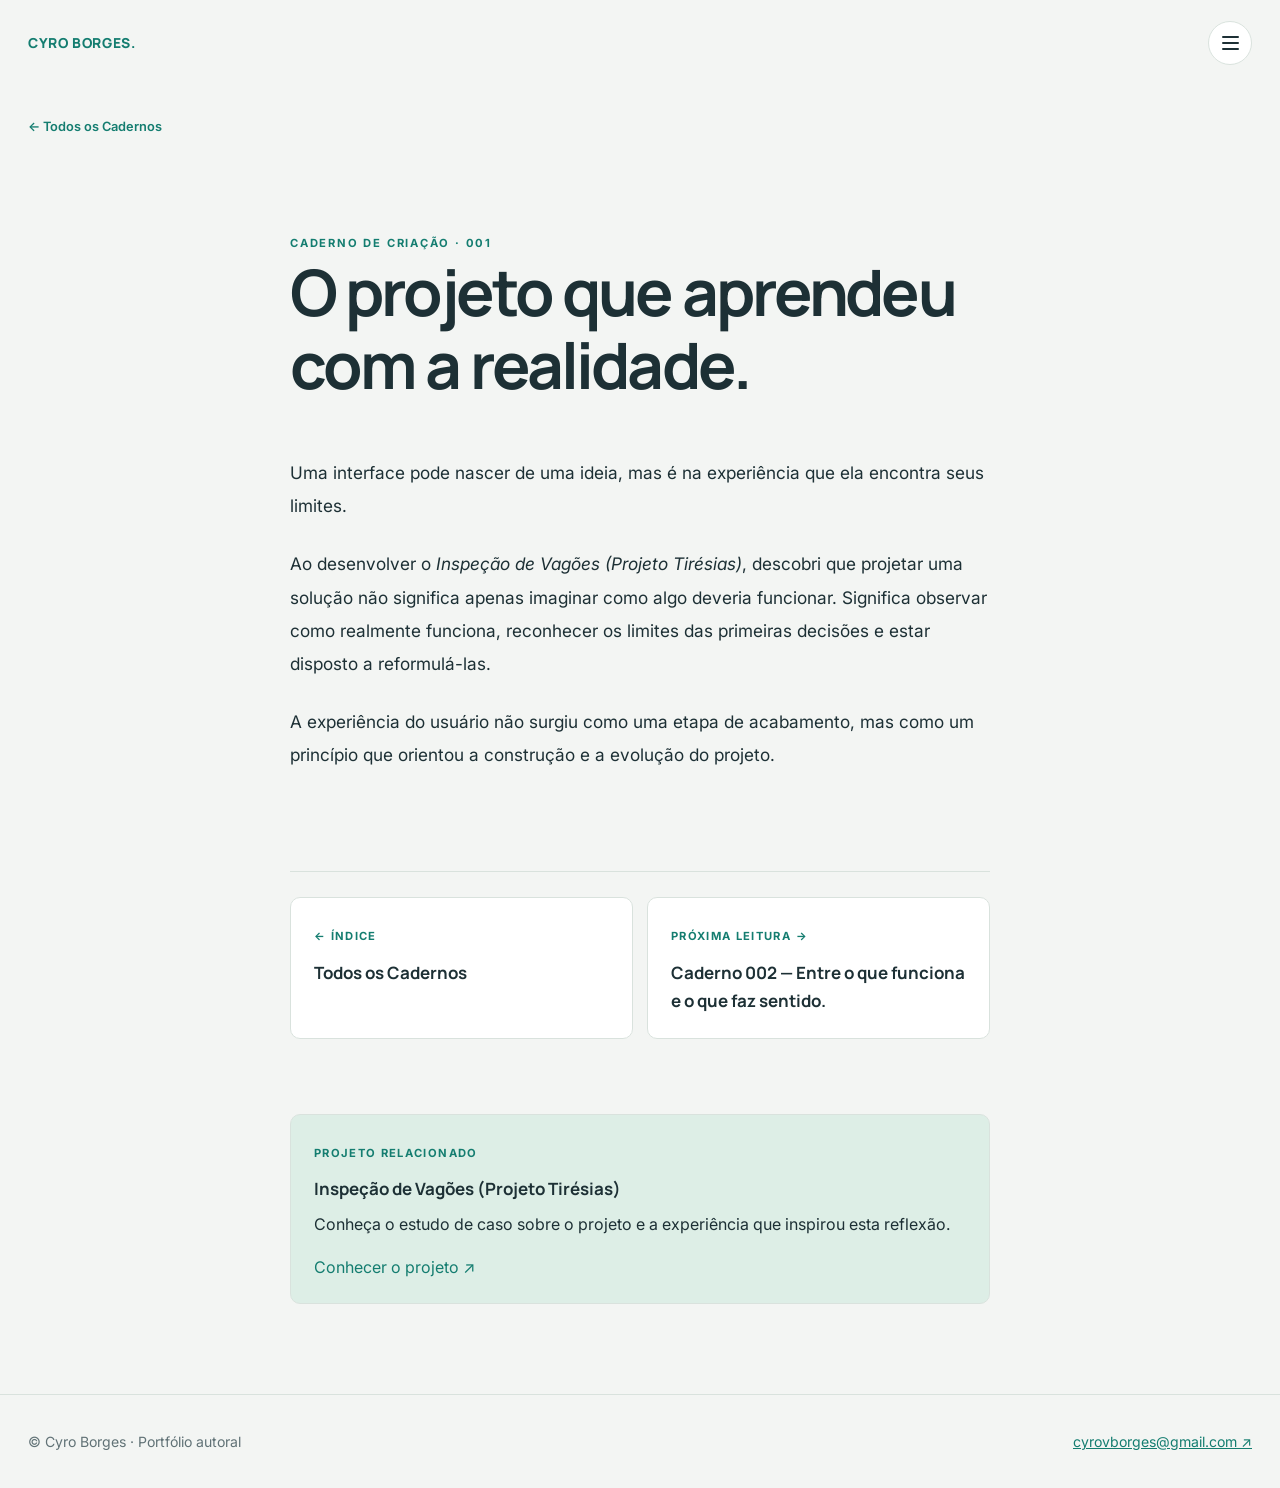
<file: cadernos/001/index.html>
<!DOCTYPE html><html lang="pt-BR"><head><meta charset="utf-8"><meta name="viewport" content="width=device-width,initial-scale=1"><meta name="theme-color" content="#f3f5f3"><meta name="description" content="Portfólio autoral de Cyro Borges: fotografia, criação e projetos."><title>Caderno 001 — O projeto que aprendeu com a realidade · Cyro Borges</title><link rel="icon" href="../../assets/favicon.svg" type="image/svg+xml"><link rel="stylesheet" href="../../assets/css/styles.css"></head><body class="fade-in"><header class="topbar"><div class="shell" style="display:flex;align-items:center;justify-content:space-between;width:min(calc(100% - 56px),1320px)"><a class="logo" href="../../index.html">CYRO BORGES.</a><button type="button" class="menu-toggle" aria-label="Abrir menu" aria-controls="site-menu" aria-expanded="false"><span></span></button></div></header><div class="full-menu" id="site-menu" role="dialog" aria-modal="true" aria-label="Navegação principal" aria-hidden="true"><div class="full-menu-head"><strong>CYRO BORGES.</strong><button class="menu-toggle menu-close" type="button" aria-label="Fechar menu" style="font-size:1.5rem">×</button></div><nav aria-label="Páginas do portfólio"><a href="../../index.html"><span>01</span>Início</a><a href="../../tiresias/index.html"><span>02</span>Projeto Tirésias</a><a href="../../olhares/index.html"><span>03</span>Olhares</a><a href="../../cadernos/index.html"><span>04</span>Cadernos</a><a href="../../sobre/index.html"><span>05</span>Sobre</a></nav><div class="full-menu-foot"><a href="mailto:cyrovborges@gmail.com">cyrovborges@gmail.com ↗</a></div></div><main id="conteudo"><div class="page"><div class="shell"><a class="backlink" href="../index.html">← Todos os Cadernos</a><div class="book-head"><span class="smallcaps">Caderno de criação · 001</span><h1>O projeto que aprendeu com a realidade.</h1></div><article class="prose"><p>Uma interface pode nascer de uma ideia, mas é na experiência que ela encontra seus limites.</p><p>Ao desenvolver o <em>Inspeção de Vagões (Projeto Tirésias)</em>, descobri que projetar uma solução não significa apenas imaginar como algo deveria funcionar. Significa observar como realmente funciona, reconhecer os limites das primeiras decisões e estar disposto a reformulá-las.</p><p>A experiência do usuário não surgiu como uma etapa de acabamento, mas como um princípio que orientou a construção e a evolução do projeto.</p></article><div class="book-end"><div class="book-nav"><a class="nav-tile" href="../index.html"><small>← Índice</small><strong>Todos os Cadernos</strong></a><a class="nav-tile" href="../002/index.html"><small>Próxima leitura →</small><strong>Caderno 002 — Entre o que funciona e o que faz sentido.</strong></a></div></div><a class="related" href="../../tiresias/index.html"><small>Projeto relacionado</small><strong>Inspeção de Vagões (Projeto Tirésias)</strong><p>Conheça o estudo de caso sobre o projeto e a experiência que inspirou esta reflexão.</p><span style="color:#147d70">Conhecer o projeto ↗</span></a></div></div></main><footer class="footer"><div class="shell"><span>© Cyro Borges · Portfólio autoral</span><a href="mailto:cyrovborges@gmail.com">cyrovborges@gmail.com ↗</a></div></footer><script src="../../assets/js/main.js" defer></script></body></html>
</file>
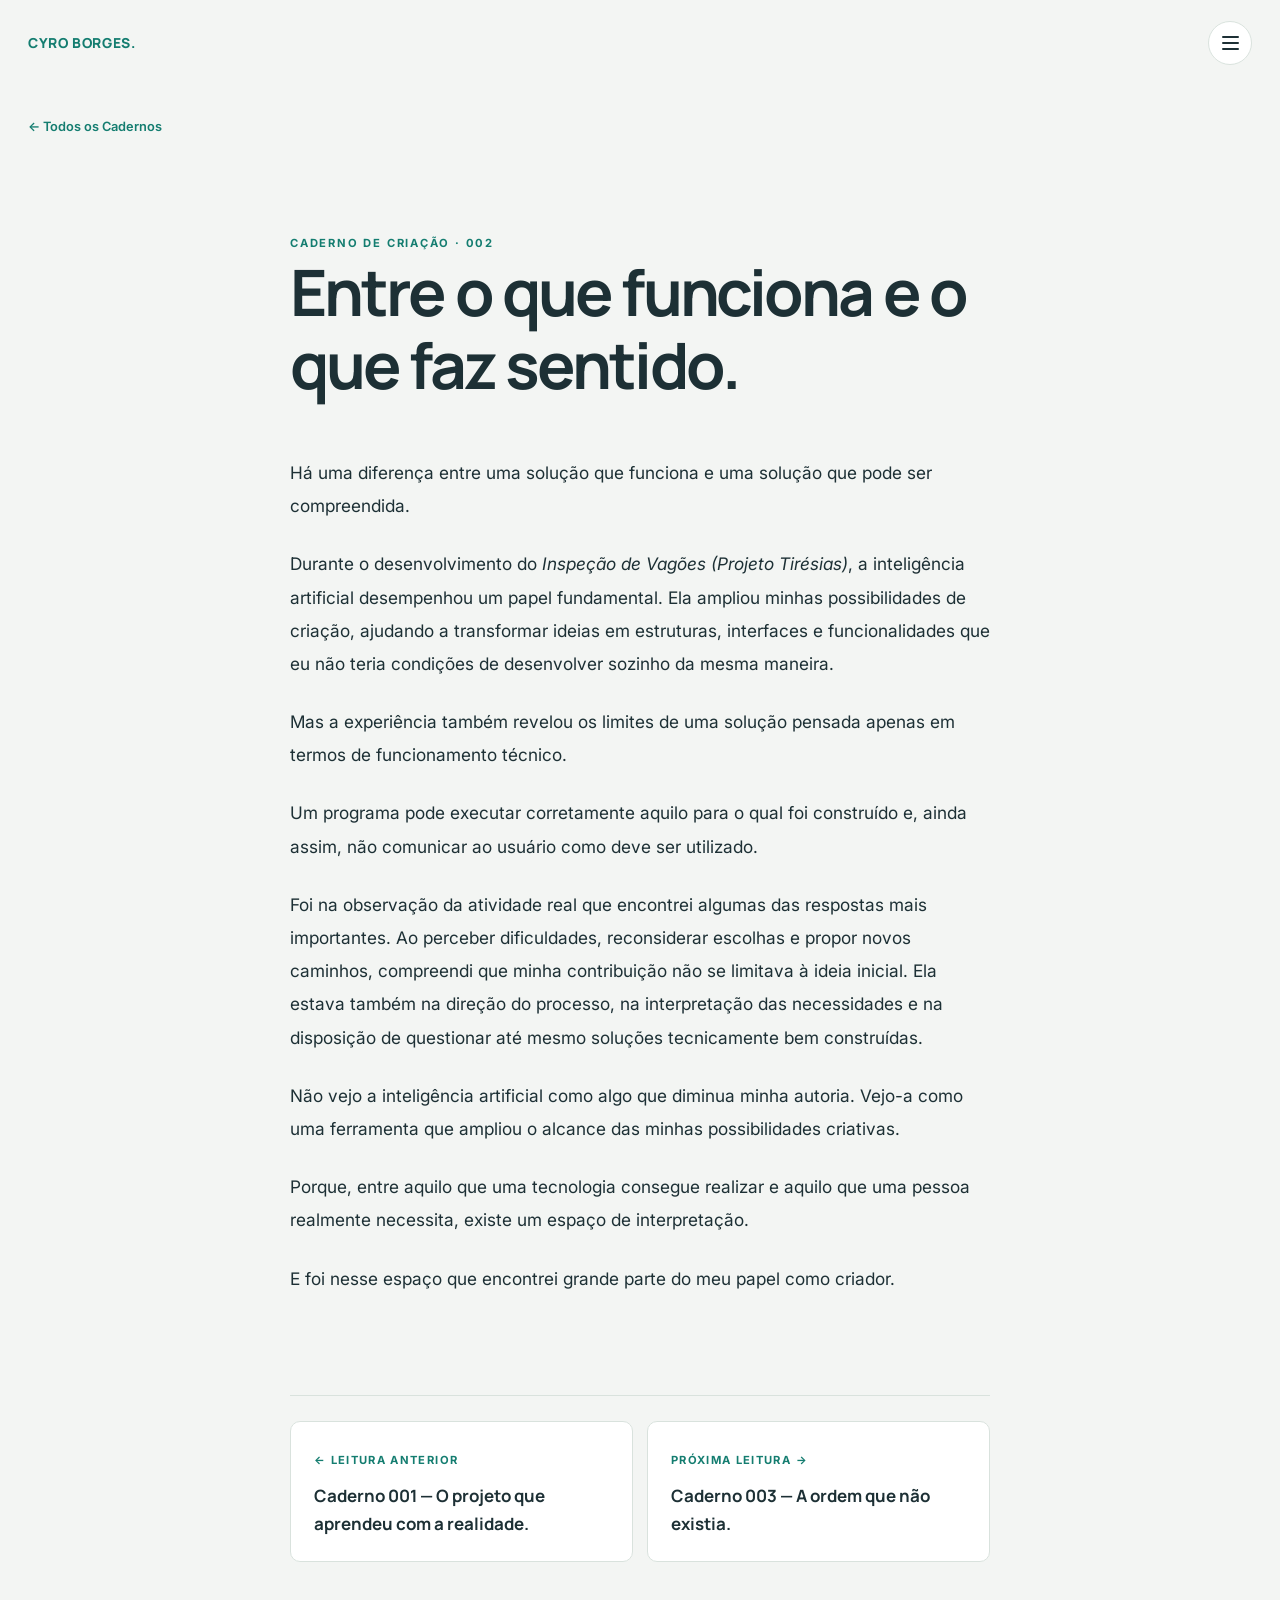
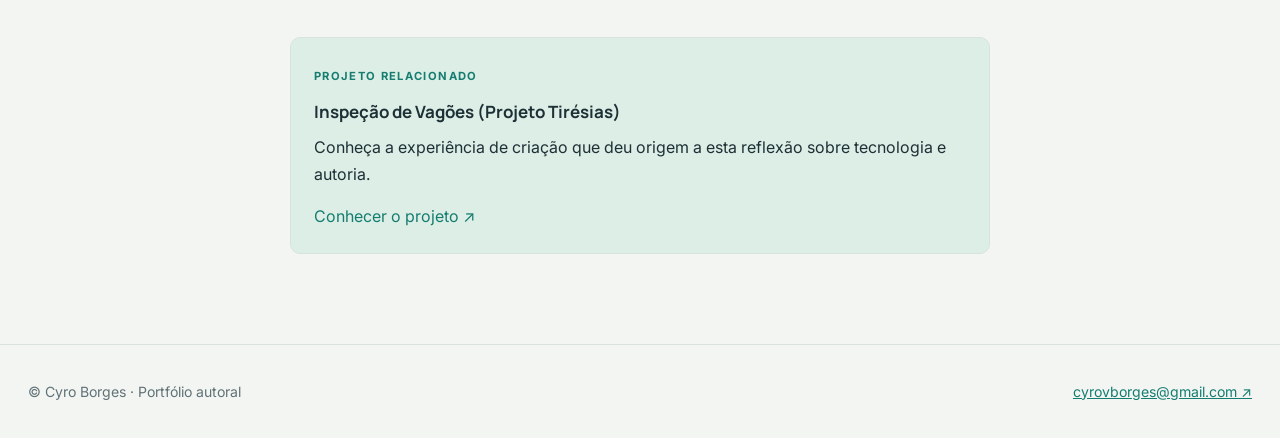
<file: cadernos/002/index.html>
<!DOCTYPE html>

<html lang="pt-BR"><head><meta charset="utf-8"/><meta content="width=device-width,initial-scale=1" name="viewport"/><meta content="#f3f5f3" name="theme-color"/><meta content="Portfólio autoral de Cyro Borges: fotografia, criação e projetos." name="description"/><title>Caderno 002 — Entre o que funciona e o que faz sentido · Cyro Borges</title><link href="../../assets/favicon.svg" rel="icon" type="image/svg+xml"/><link href="../../assets/css/styles.css" rel="stylesheet"/></head><body class="fade-in"><header class="topbar"><div class="shell" style="display:flex;align-items:center;justify-content:space-between;width:min(calc(100% - 56px),1320px)"><a class="logo" href="../../index.html">CYRO BORGES.</a><button aria-controls="site-menu" aria-expanded="false" aria-label="Abrir menu" class="menu-toggle" type="button"><span></span></button></div></header><div aria-hidden="true" aria-label="Navegação principal" aria-modal="true" class="full-menu" id="site-menu" role="dialog"><div class="full-menu-head"><strong>CYRO BORGES.</strong><button aria-label="Fechar menu" class="menu-toggle menu-close" style="font-size:1.5rem" type="button">×</button></div><nav aria-label="Páginas do portfólio"><a href="../../index.html"><span>01</span>Início</a><a href="../../tiresias/index.html"><span>02</span>Projeto Tirésias</a><a href="../../olhares/index.html"><span>03</span>Olhares</a><a href="../../cadernos/index.html"><span>04</span>Cadernos</a><a href="../../sobre/index.html"><span>05</span>Sobre</a></nav><div class="full-menu-foot"><a href="mailto:cyrovborges@gmail.com">cyrovborges@gmail.com ↗</a></div></div><main id="conteudo"><div class="page"><div class="shell"><a class="backlink" href="../index.html">← Todos os Cadernos</a><div class="book-head"><span class="smallcaps">Caderno de criação · 002</span><h1>Entre o que funciona e o que faz sentido.</h1></div><article class="prose"><p>Há uma diferença entre uma solução que funciona e uma solução que pode ser compreendida.</p><p>Durante o desenvolvimento do <em>Inspeção de Vagões (Projeto Tirésias)</em>, a inteligência artificial desempenhou um papel fundamental. Ela ampliou minhas possibilidades de criação, ajudando a transformar ideias em estruturas, interfaces e funcionalidades que eu não teria condições de desenvolver sozinho da mesma maneira.</p><p>Mas a experiência também revelou os limites de uma solução pensada apenas em termos de funcionamento técnico.</p><p>Um programa pode executar corretamente aquilo para o qual foi construído e, ainda assim, não comunicar ao usuário como deve ser utilizado.</p><p>Foi na observação da atividade real que encontrei algumas das respostas mais importantes. Ao perceber dificuldades, reconsiderar escolhas e propor novos caminhos, compreendi que minha contribuição não se limitava à ideia inicial. Ela estava também na direção do processo, na interpretação das necessidades e na disposição de questionar até mesmo soluções tecnicamente bem construídas.</p><p>Não vejo a inteligência artificial como algo que diminua minha autoria. Vejo-a como uma ferramenta que ampliou o alcance das minhas possibilidades criativas.</p><p>Porque, entre aquilo que uma tecnologia consegue realizar e aquilo que uma pessoa realmente necessita, existe um espaço de interpretação.</p><p>E foi nesse espaço que encontrei grande parte do meu papel como criador.</p></article><div class="book-end"><div class="book-nav"><a class="nav-tile" href="../001/index.html"><small>← Leitura anterior</small><strong>Caderno 001 — O projeto que aprendeu com a realidade.</strong></a><a class="nav-tile" href="../003/index.html"><small>Próxima leitura →</small><strong>Caderno 003 — A ordem que não existia.</strong></a></div></div><a class="related" href="../../tiresias/index.html"><small>Projeto relacionado</small><strong>Inspeção de Vagões (Projeto Tirésias)</strong><p>Conheça a experiência de criação que deu origem a esta reflexão sobre tecnologia e autoria.</p><span style="color:#147d70">Conhecer o projeto ↗</span></a></div></div></main><footer class="footer"><div class="shell"><span>© Cyro Borges · Portfólio autoral</span><a href="mailto:cyrovborges@gmail.com">cyrovborges@gmail.com ↗</a></div></footer><script defer="" src="../../assets/js/main.js"></script></body></html>
</file>
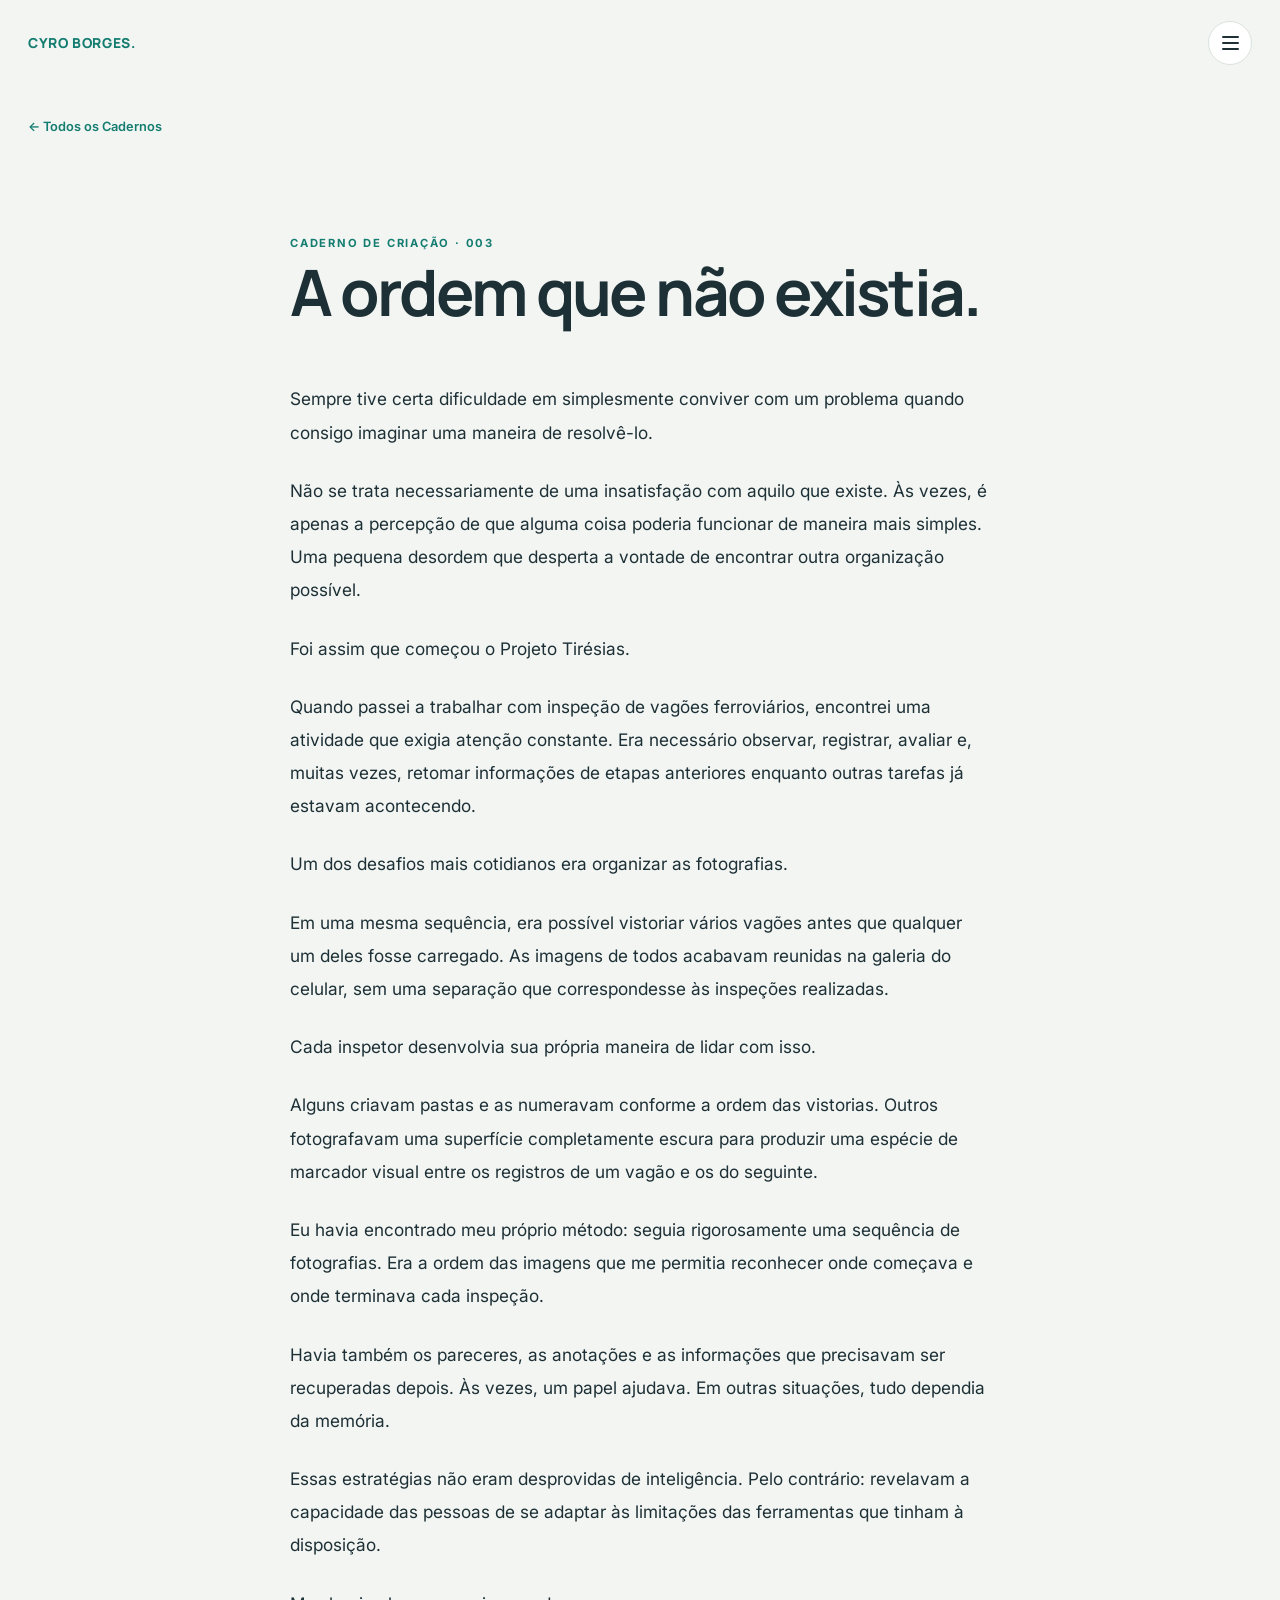
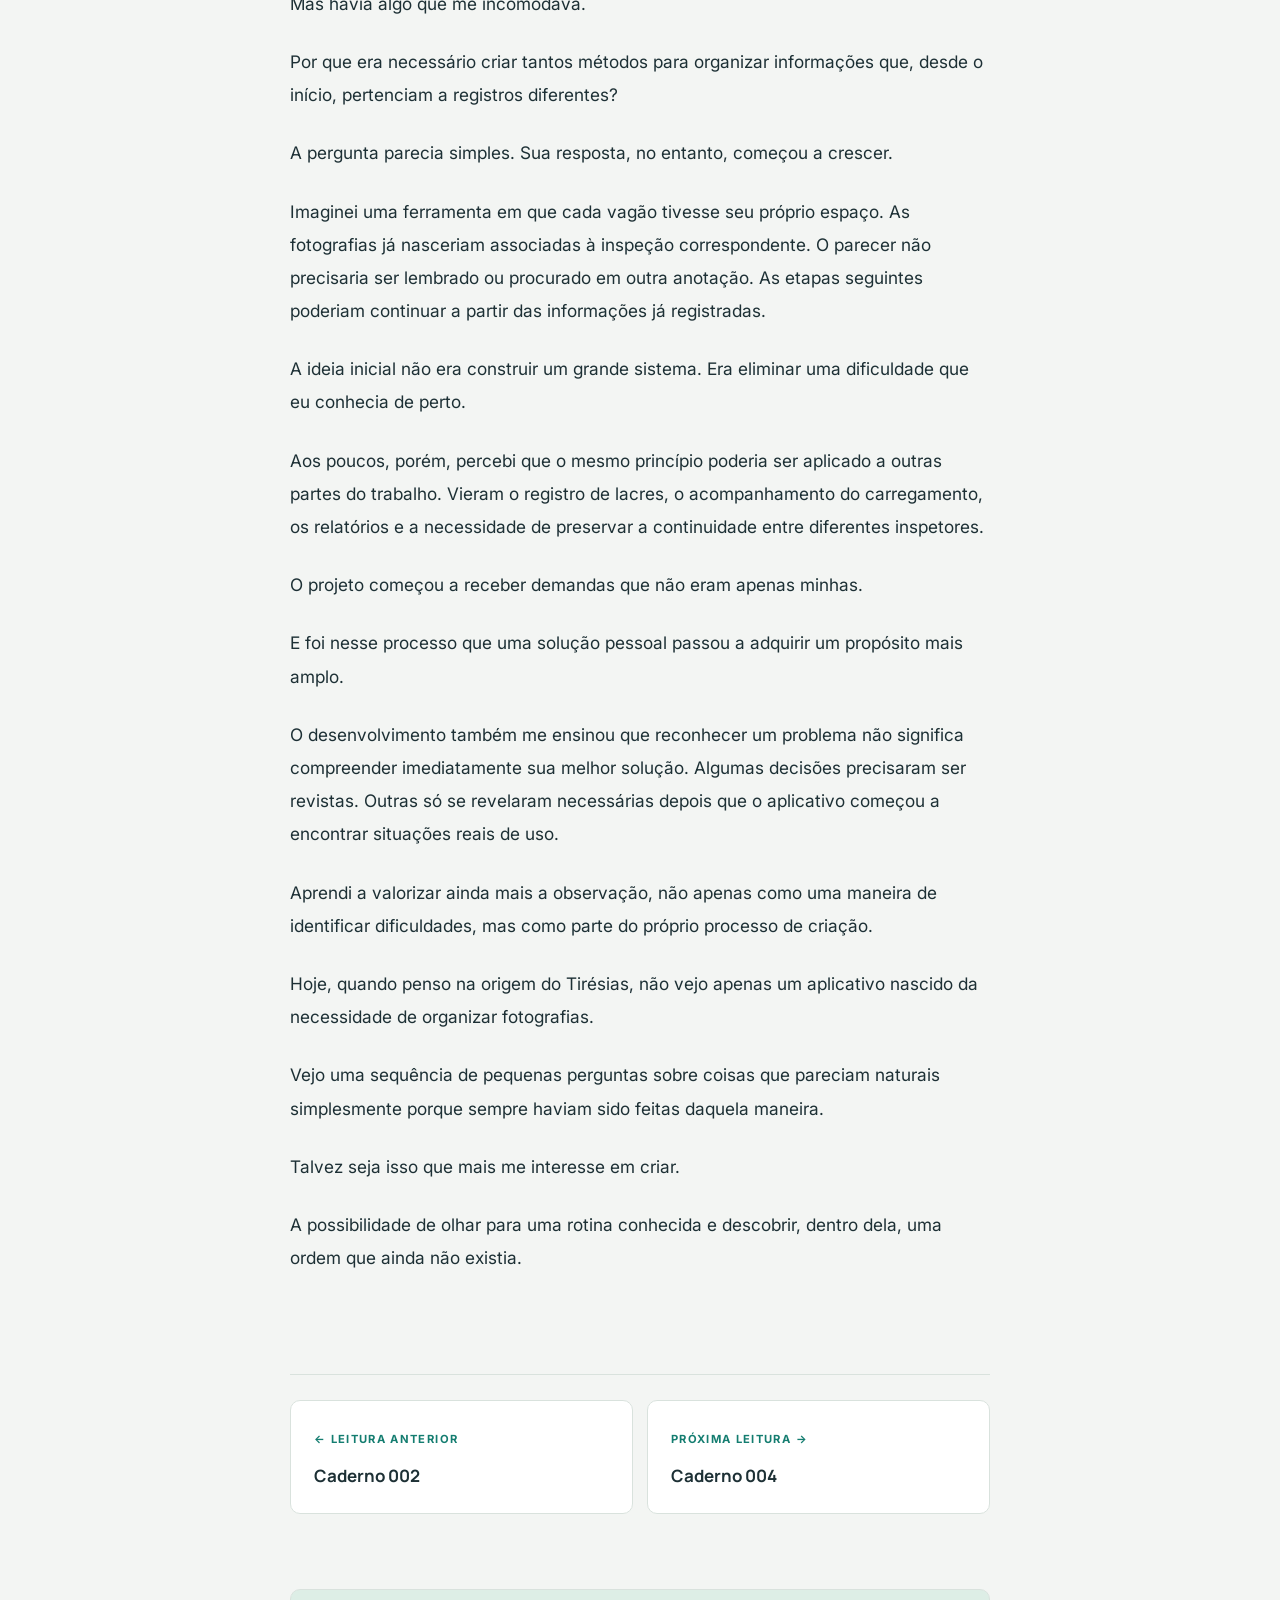
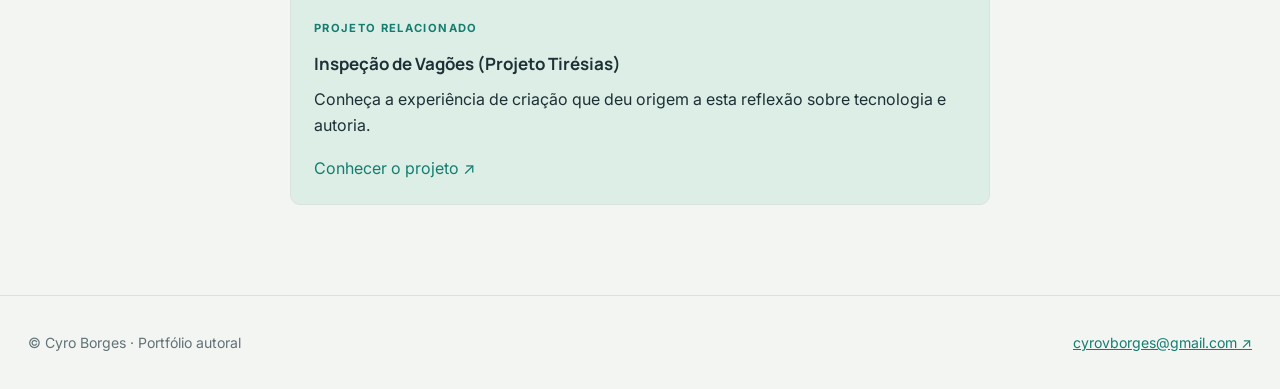
<file: cadernos/003/index.html>
<!DOCTYPE html>

<html lang="pt-BR"><head><meta charset="utf-8"/><meta content="width=device-width,initial-scale=1" name="viewport"/><meta content="#f3f5f3" name="theme-color"/><meta content="Portfólio autoral de Cyro Borges: fotografia, criação e projetos." name="description"/><title>Caderno 003 — A ordem que não existia. · Cyro Borges</title><link href="../../assets/favicon.svg" rel="icon" type="image/svg+xml"/><link href="../../assets/css/styles.css" rel="stylesheet"/></head><body class="fade-in"><header class="topbar"><div class="shell" style="display:flex;align-items:center;justify-content:space-between;width:min(calc(100% - 56px),1320px)"><a class="logo" href="../../index.html">CYRO BORGES.</a><button aria-controls="site-menu" aria-expanded="false" aria-label="Abrir menu" class="menu-toggle" type="button"><span></span></button></div></header><div aria-hidden="true" aria-label="Navegação principal" aria-modal="true" class="full-menu" id="site-menu" role="dialog"><div class="full-menu-head"><strong>CYRO BORGES.</strong><button aria-label="Fechar menu" class="menu-toggle menu-close" style="font-size:1.5rem" type="button">×</button></div><nav aria-label="Páginas do portfólio"><a href="../../index.html"><span>01</span>Início</a><a href="../../tiresias/index.html"><span>02</span>Projeto Tirésias</a><a href="../../olhares/index.html"><span>03</span>Olhares</a><a href="../../cadernos/index.html"><span>04</span>Cadernos</a><a href="../../sobre/index.html"><span>05</span>Sobre</a></nav><div class="full-menu-foot"><a href="mailto:cyrovborges@gmail.com">cyrovborges@gmail.com ↗</a></div></div><main id="conteudo"><div class="page"><div class="shell"><a class="backlink" href="../index.html">← Todos os Cadernos</a><div class="book-head"><span class="smallcaps">Caderno de criação · 003</span><h1>A ordem que não existia.</h1></div><article class="prose"><p>Sempre tive certa dificuldade em simplesmente conviver com um problema quando consigo imaginar uma maneira de resolvê-lo.</p><p>Não se trata necessariamente de uma insatisfação com aquilo que existe. Às vezes, é apenas a percepção de que alguma coisa poderia funcionar de maneira mais simples. Uma pequena desordem que desperta a vontade de encontrar outra organização possível.</p><p>Foi assim que começou o Projeto Tirésias.</p><p>Quando passei a trabalhar com inspeção de vagões ferroviários, encontrei uma atividade que exigia atenção constante. Era necessário observar, registrar, avaliar e, muitas vezes, retomar informações de etapas anteriores enquanto outras tarefas já estavam acontecendo.</p><p>Um dos desafios mais cotidianos era organizar as fotografias.</p><p>Em uma mesma sequência, era possível vistoriar vários vagões antes que qualquer um deles fosse carregado. As imagens de todos acabavam reunidas na galeria do celular, sem uma separação que correspondesse às inspeções realizadas.</p><p>Cada inspetor desenvolvia sua própria maneira de lidar com isso.</p><p>Alguns criavam pastas e as numeravam conforme a ordem das vistorias. Outros fotografavam uma superfície completamente escura para produzir uma espécie de marcador visual entre os registros de um vagão e os do seguinte.</p><p>Eu havia encontrado meu próprio método: seguia rigorosamente uma sequência de fotografias. Era a ordem das imagens que me permitia reconhecer onde começava e onde terminava cada inspeção.</p><p>Havia também os pareceres, as anotações e as informações que precisavam ser recuperadas depois. Às vezes, um papel ajudava. Em outras situações, tudo dependia da memória.</p><p>Essas estratégias não eram desprovidas de inteligência. Pelo contrário: revelavam a capacidade das pessoas de se adaptar às limitações das ferramentas que tinham à disposição.</p><p>Mas havia algo que me incomodava.</p><p>Por que era necessário criar tantos métodos para organizar informações que, desde o início, pertenciam a registros diferentes?</p><p>A pergunta parecia simples. Sua resposta, no entanto, começou a crescer.</p><p>Imaginei uma ferramenta em que cada vagão tivesse seu próprio espaço. As fotografias já nasceriam associadas à inspeção correspondente. O parecer não precisaria ser lembrado ou procurado em outra anotação. As etapas seguintes poderiam continuar a partir das informações já registradas.</p><p>A ideia inicial não era construir um grande sistema. Era eliminar uma dificuldade que eu conhecia de perto.</p><p>Aos poucos, porém, percebi que o mesmo princípio poderia ser aplicado a outras partes do trabalho. Vieram o registro de lacres, o acompanhamento do carregamento, os relatórios e a necessidade de preservar a continuidade entre diferentes inspetores.</p><p>O projeto começou a receber demandas que não eram apenas minhas.</p><p>E foi nesse processo que uma solução pessoal passou a adquirir um propósito mais amplo.</p><p>O desenvolvimento também me ensinou que reconhecer um problema não significa compreender imediatamente sua melhor solução. Algumas decisões precisaram ser revistas. Outras só se revelaram necessárias depois que o aplicativo começou a encontrar situações reais de uso.</p><p>Aprendi a valorizar ainda mais a observação, não apenas como uma maneira de identificar dificuldades, mas como parte do próprio processo de criação.</p><p>Hoje, quando penso na origem do Tirésias, não vejo apenas um aplicativo nascido da necessidade de organizar fotografias.</p><p>Vejo uma sequência de pequenas perguntas sobre coisas que pareciam naturais simplesmente porque sempre haviam sido feitas daquela maneira.</p><p>Talvez seja isso que mais me interesse em criar.</p><p>A possibilidade de olhar para uma rotina conhecida e descobrir, dentro dela, uma ordem que ainda não existia.</p></article><div class="book-end"><div class="book-nav"><a class="nav-tile" href="../002/index.html"><small>← Leitura anterior</small><strong>Caderno 002</strong></a><a class="nav-tile" href="../004/index.html"><small>Próxima leitura →</small><strong>Caderno 004</strong></a></div></div><a class="related" href="../../tiresias/index.html"><small>Projeto relacionado</small><strong>Inspeção de Vagões (Projeto Tirésias)</strong><p>Conheça a experiência de criação que deu origem a esta reflexão sobre tecnologia e autoria.</p><span style="color:#147d70">Conhecer o projeto ↗</span></a></div></div></main><footer class="footer"><div class="shell"><span>© Cyro Borges · Portfólio autoral</span><a href="mailto:cyrovborges@gmail.com">cyrovborges@gmail.com ↗</a></div></footer><script defer="" src="../../assets/js/main.js"></script></body></html>
</file>
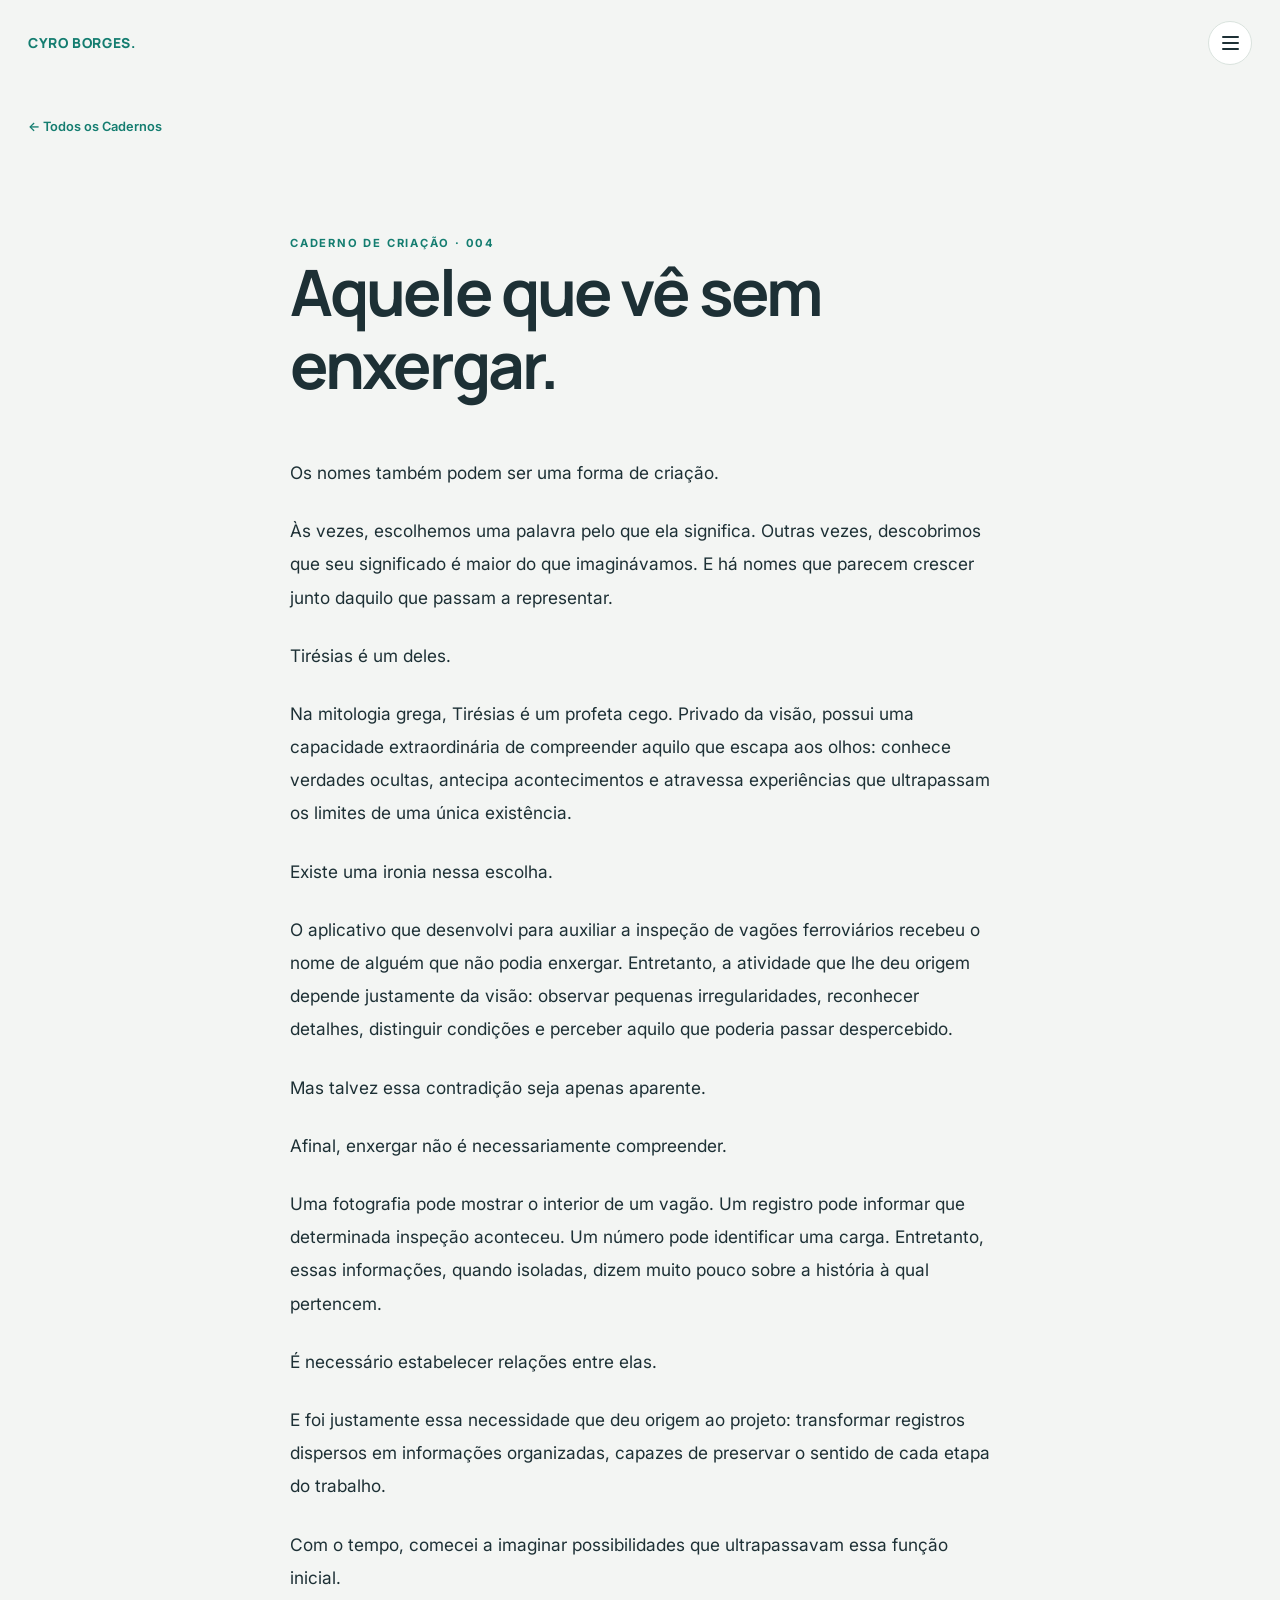
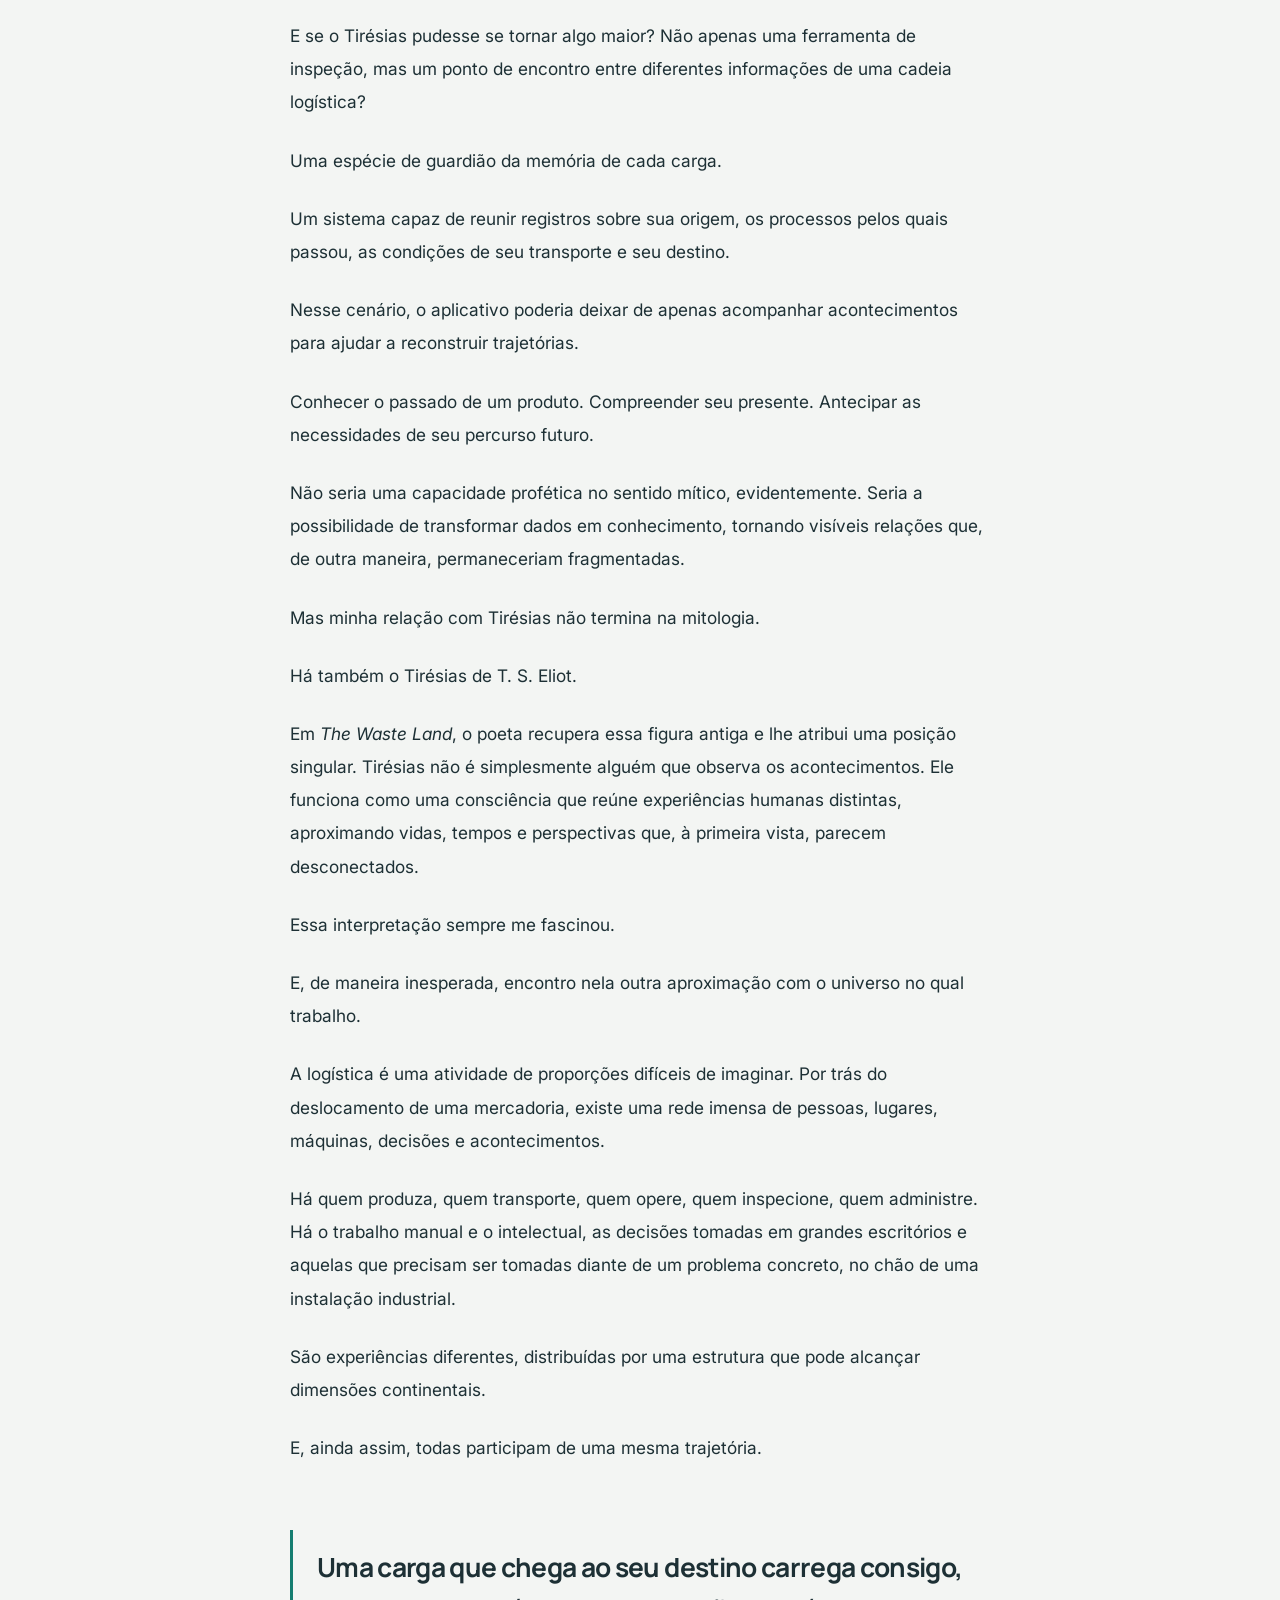
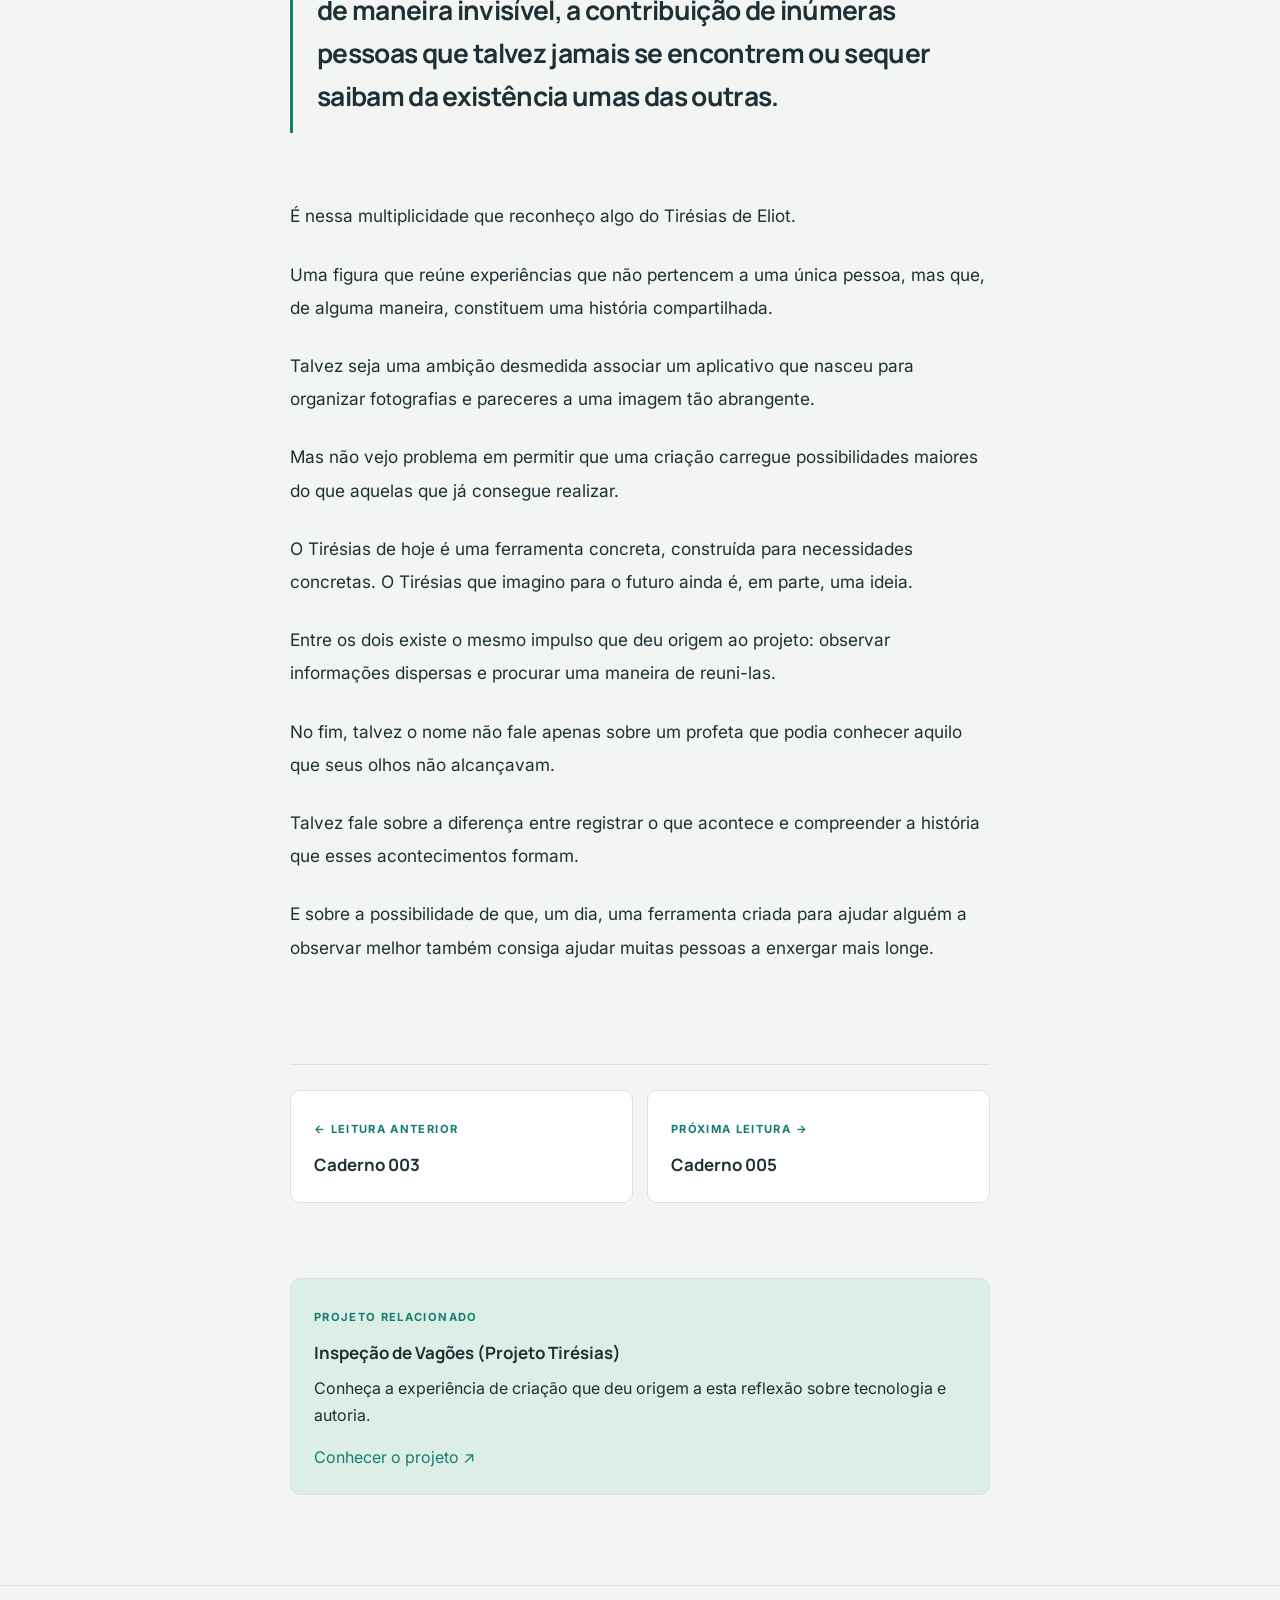
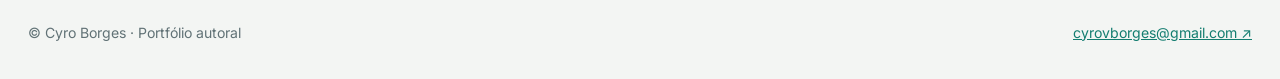
<file: cadernos/004/index.html>
<!DOCTYPE html>

<html lang="pt-BR"><head><meta charset="utf-8"/><meta content="width=device-width,initial-scale=1" name="viewport"/><meta content="#f3f5f3" name="theme-color"/><meta content="Portfólio autoral de Cyro Borges: fotografia, criação e projetos." name="description"/><title>Caderno 004 — Aquele que vê sem enxergar. · Cyro Borges</title><link href="../../assets/favicon.svg" rel="icon" type="image/svg+xml"/><link href="../../assets/css/styles.css" rel="stylesheet"/></head><body class="fade-in"><header class="topbar"><div class="shell" style="display:flex;align-items:center;justify-content:space-between;width:min(calc(100% - 56px),1320px)"><a class="logo" href="../../index.html">CYRO BORGES.</a><button aria-controls="site-menu" aria-expanded="false" aria-label="Abrir menu" class="menu-toggle" type="button"><span></span></button></div></header><div aria-hidden="true" aria-label="Navegação principal" aria-modal="true" class="full-menu" id="site-menu" role="dialog"><div class="full-menu-head"><strong>CYRO BORGES.</strong><button aria-label="Fechar menu" class="menu-toggle menu-close" style="font-size:1.5rem" type="button">×</button></div><nav aria-label="Páginas do portfólio"><a href="../../index.html"><span>01</span>Início</a><a href="../../tiresias/index.html"><span>02</span>Projeto Tirésias</a><a href="../../olhares/index.html"><span>03</span>Olhares</a><a href="../../cadernos/index.html"><span>04</span>Cadernos</a><a href="../../sobre/index.html"><span>05</span>Sobre</a></nav><div class="full-menu-foot"><a href="mailto:cyrovborges@gmail.com">cyrovborges@gmail.com ↗</a></div></div><main id="conteudo"><div class="page"><div class="shell"><a class="backlink" href="../index.html">← Todos os Cadernos</a><div class="book-head"><span class="smallcaps">Caderno de criação · 004</span><h1>Aquele que vê sem enxergar.</h1></div><article class="prose"><p>Os nomes também podem ser uma forma de criação.</p><p>Às vezes, escolhemos uma palavra pelo que ela significa. Outras vezes, descobrimos que seu significado é maior do que imaginávamos. E há nomes que parecem crescer junto daquilo que passam a representar.</p><p>Tirésias é um deles.</p><p>Na mitologia grega, Tirésias é um profeta cego. Privado da visão, possui uma capacidade extraordinária de compreender aquilo que escapa aos olhos: conhece verdades ocultas, antecipa acontecimentos e atravessa experiências que ultrapassam os limites de uma única existência.</p><p>Existe uma ironia nessa escolha.</p><p>O aplicativo que desenvolvi para auxiliar a inspeção de vagões ferroviários recebeu o nome de alguém que não podia enxergar. Entretanto, a atividade que lhe deu origem depende justamente da visão: observar pequenas irregularidades, reconhecer detalhes, distinguir condições e perceber aquilo que poderia passar despercebido.</p><p>Mas talvez essa contradição seja apenas aparente.</p><p>Afinal, enxergar não é necessariamente compreender.</p><p>Uma fotografia pode mostrar o interior de um vagão. Um registro pode informar que determinada inspeção aconteceu. Um número pode identificar uma carga. Entretanto, essas informações, quando isoladas, dizem muito pouco sobre a história à qual pertencem.</p><p>É necessário estabelecer relações entre elas.</p><p>E foi justamente essa necessidade que deu origem ao projeto: transformar registros dispersos em informações organizadas, capazes de preservar o sentido de cada etapa do trabalho.</p><p>Com o tempo, comecei a imaginar possibilidades que ultrapassavam essa função inicial.</p><p>E se o Tirésias pudesse se tornar algo maior? Não apenas uma ferramenta de inspeção, mas um ponto de encontro entre diferentes informações de uma cadeia logística?</p><p>Uma espécie de guardião da memória de cada carga.</p><p>Um sistema capaz de reunir registros sobre sua origem, os processos pelos quais passou, as condições de seu transporte e seu destino.</p><p>Nesse cenário, o aplicativo poderia deixar de apenas acompanhar acontecimentos para ajudar a reconstruir trajetórias.</p><p>Conhecer o passado de um produto. Compreender seu presente. Antecipar as necessidades de seu percurso futuro.</p><p>Não seria uma capacidade profética no sentido mítico, evidentemente. Seria a possibilidade de transformar dados em conhecimento, tornando visíveis relações que, de outra maneira, permaneceriam fragmentadas.</p><p>Mas minha relação com Tirésias não termina na mitologia.</p><p>Há também o Tirésias de T. S. Eliot.</p><p>Em <em>The Waste Land</em>, o poeta recupera essa figura antiga e lhe atribui uma posição singular. Tirésias não é simplesmente alguém que observa os acontecimentos. Ele funciona como uma consciência que reúne experiências humanas distintas, aproximando vidas, tempos e perspectivas que, à primeira vista, parecem desconectados.</p><p>Essa interpretação sempre me fascinou.</p><p>E, de maneira inesperada, encontro nela outra aproximação com o universo no qual trabalho.</p><p>A logística é uma atividade de proporções difíceis de imaginar. Por trás do deslocamento de uma mercadoria, existe uma rede imensa de pessoas, lugares, máquinas, decisões e acontecimentos.</p><p>Há quem produza, quem transporte, quem opere, quem inspecione, quem administre. Há o trabalho manual e o intelectual, as decisões tomadas em grandes escritórios e aquelas que precisam ser tomadas diante de um problema concreto, no chão de uma instalação industrial.</p><p>São experiências diferentes, distribuídas por uma estrutura que pode alcançar dimensões continentais.</p><p>E, ainda assim, todas participam de uma mesma trajetória.</p><p class="essay-emphasis"><strong>Uma carga que chega ao seu destino carrega consigo, de maneira invisível, a contribuição de inúmeras pessoas que talvez jamais se encontrem ou sequer saibam da existência umas das outras.</strong></p><p>É nessa multiplicidade que reconheço algo do Tirésias de Eliot.</p><p>Uma figura que reúne experiências que não pertencem a uma única pessoa, mas que, de alguma maneira, constituem uma história compartilhada.</p><p>Talvez seja uma ambição desmedida associar um aplicativo que nasceu para organizar fotografias e pareceres a uma imagem tão abrangente.</p><p>Mas não vejo problema em permitir que uma criação carregue possibilidades maiores do que aquelas que já consegue realizar.</p><p>O Tirésias de hoje é uma ferramenta concreta, construída para necessidades concretas. O Tirésias que imagino para o futuro ainda é, em parte, uma ideia.</p><p>Entre os dois existe o mesmo impulso que deu origem ao projeto: observar informações dispersas e procurar uma maneira de reuni-las.</p><p>No fim, talvez o nome não fale apenas sobre um profeta que podia conhecer aquilo que seus olhos não alcançavam.</p><p>Talvez fale sobre a diferença entre registrar o que acontece e compreender a história que esses acontecimentos formam.</p><p>E sobre a possibilidade de que, um dia, uma ferramenta criada para ajudar alguém a observar melhor também consiga ajudar muitas pessoas a enxergar mais longe.</p></article><div class="book-end"><div class="book-nav"><a class="nav-tile" href="../003/index.html"><small>← Leitura anterior</small><strong>Caderno 003</strong></a><a class="nav-tile" href="../005/index.html"><small>Próxima leitura →</small><strong>Caderno 005</strong></a></div></div><a class="related" href="../../tiresias/index.html"><small>Projeto relacionado</small><strong>Inspeção de Vagões (Projeto Tirésias)</strong><p>Conheça a experiência de criação que deu origem a esta reflexão sobre tecnologia e autoria.</p><span style="color:#147d70">Conhecer o projeto ↗</span></a></div></div></main><footer class="footer"><div class="shell"><span>© Cyro Borges · Portfólio autoral</span><a href="mailto:cyrovborges@gmail.com">cyrovborges@gmail.com ↗</a></div></footer><script defer="" src="../../assets/js/main.js"></script></body></html>
</file>
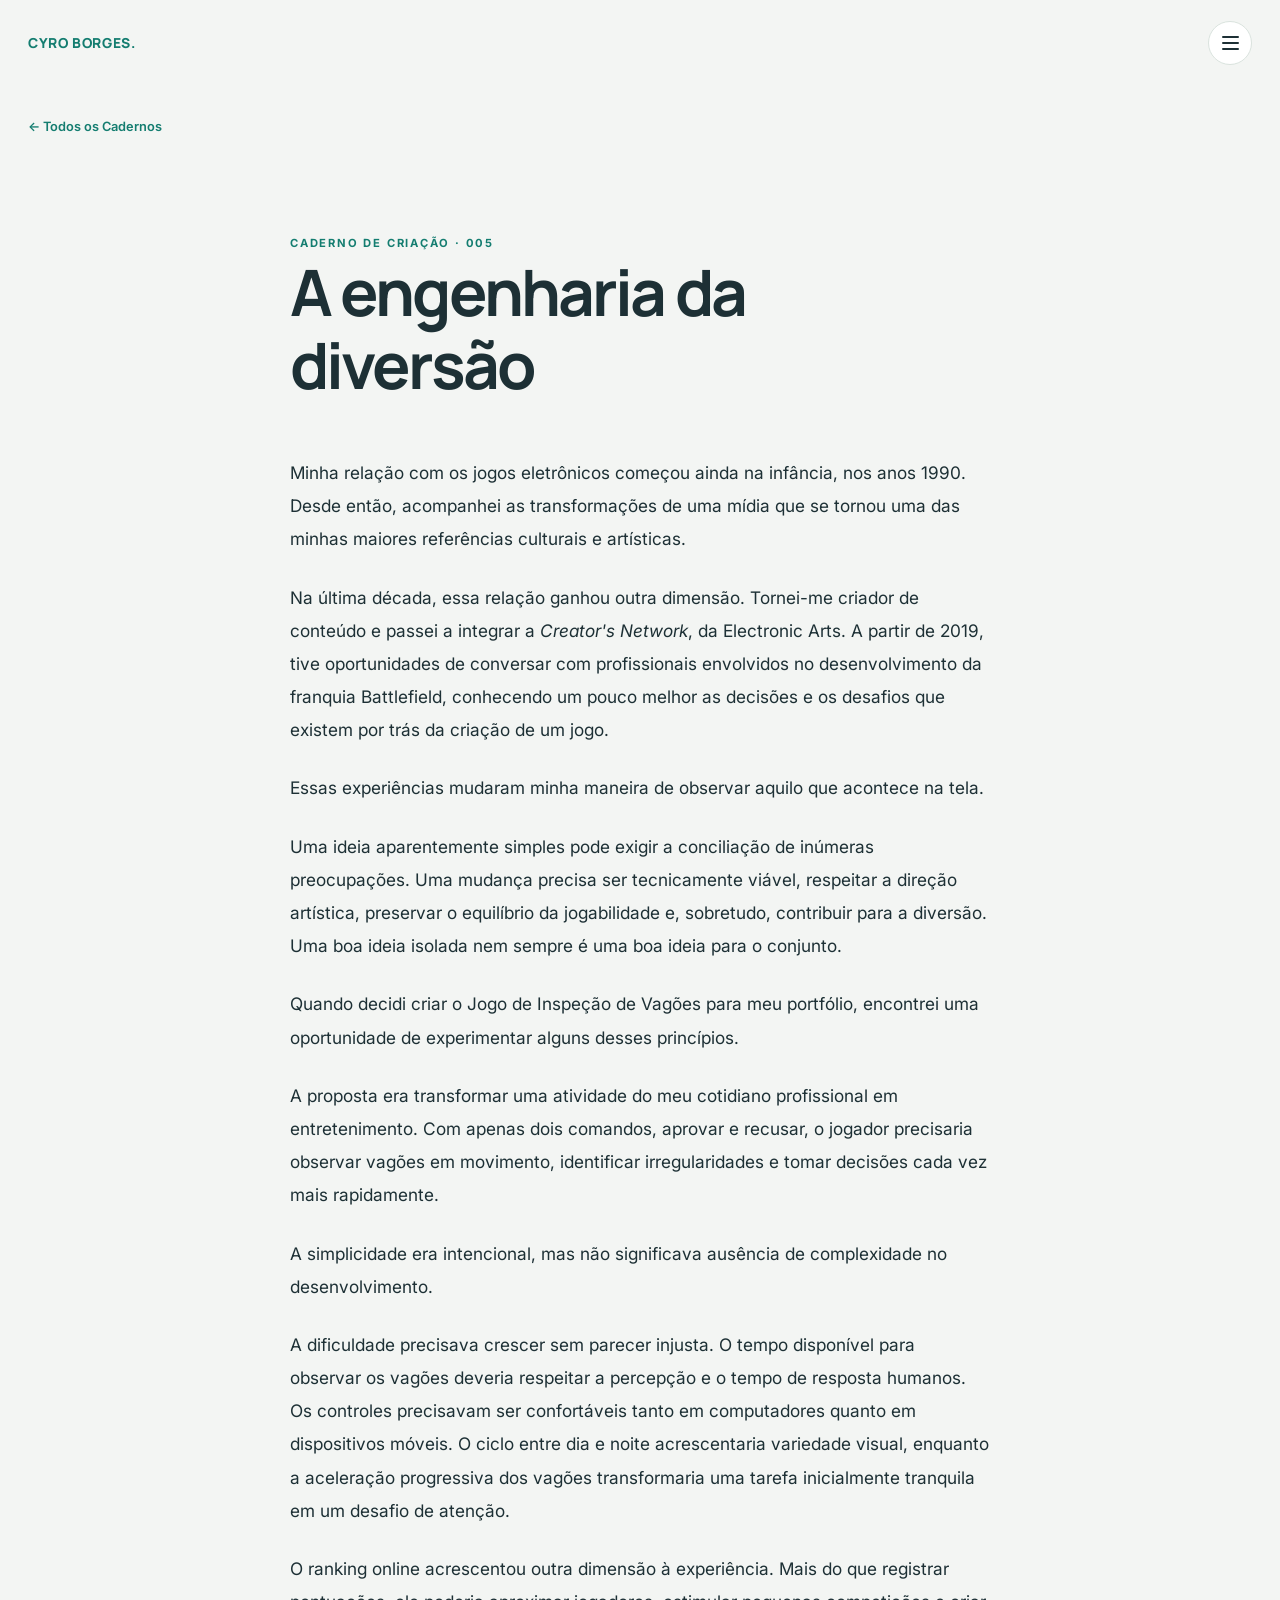
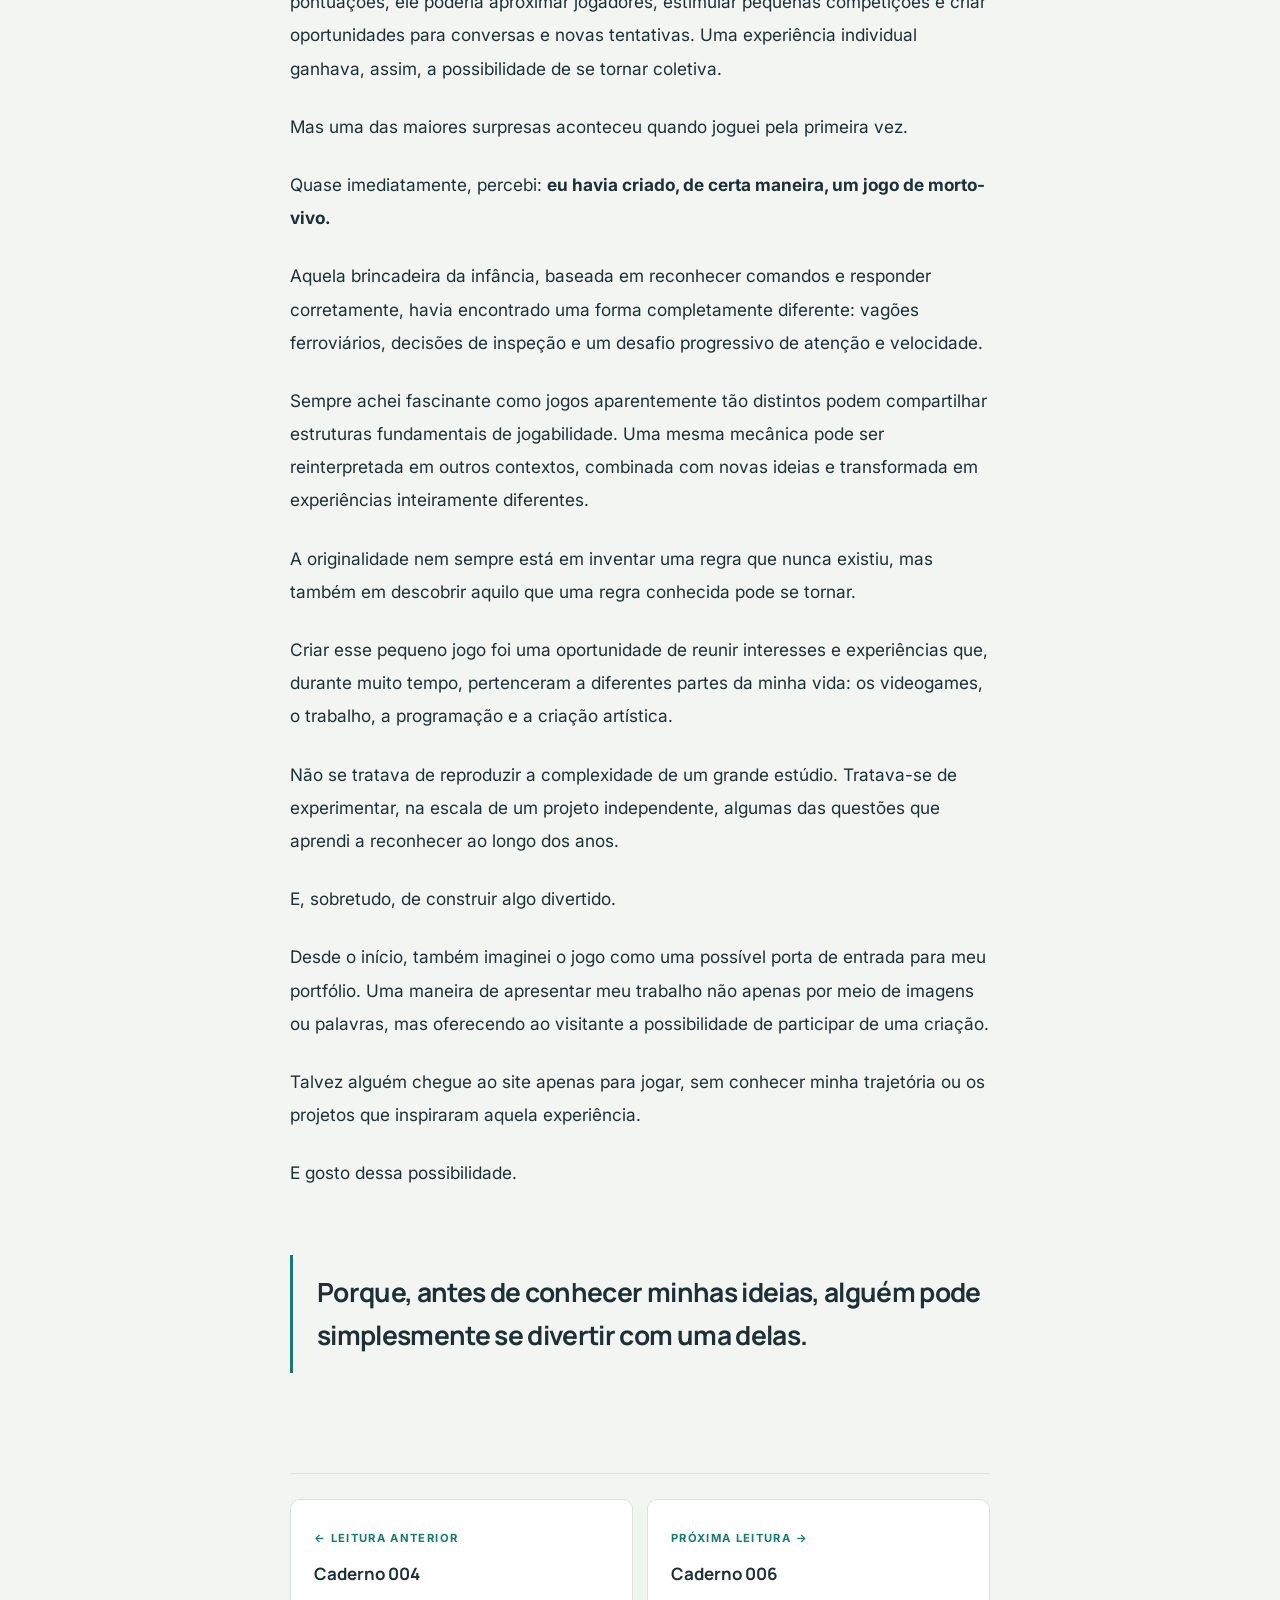
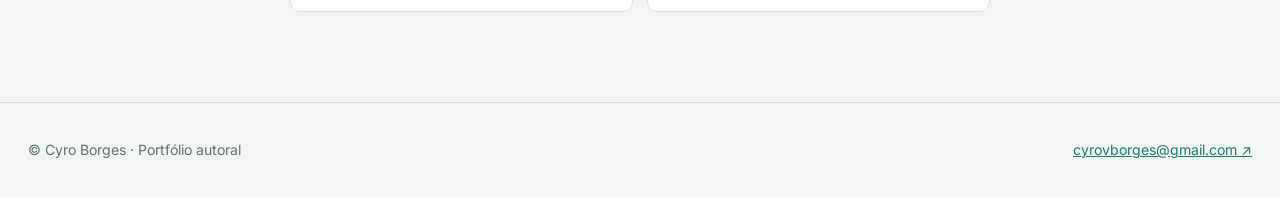
<file: cadernos/005/index.html>
<!DOCTYPE html>

<html lang="pt-BR"><head><meta charset="utf-8"/><meta content="width=device-width,initial-scale=1" name="viewport"/><meta content="#f3f5f3" name="theme-color"/><meta content="Portfólio autoral de Cyro Borges: fotografia, criação e projetos." name="description"/><title>Caderno 005 — A engenharia da diversão · Cyro Borges</title><link href="../../assets/favicon.svg" rel="icon" type="image/svg+xml"/><link href="../../assets/css/styles.css" rel="stylesheet"/></head><body class="fade-in"><header class="topbar"><div class="shell" style="display:flex;align-items:center;justify-content:space-between;width:min(calc(100% - 56px),1320px)"><a class="logo" href="../../index.html">CYRO BORGES.</a><button aria-controls="site-menu" aria-expanded="false" aria-label="Abrir menu" class="menu-toggle" type="button"><span></span></button></div></header><div aria-hidden="true" aria-label="Navegação principal" aria-modal="true" class="full-menu" id="site-menu" role="dialog"><div class="full-menu-head"><strong>CYRO BORGES.</strong><button aria-label="Fechar menu" class="menu-toggle menu-close" style="font-size:1.5rem" type="button">×</button></div><nav aria-label="Páginas do portfólio"><a href="../../index.html"><span>01</span>Início</a><a href="../../tiresias/index.html"><span>02</span>Projeto Tirésias</a><a href="../../olhares/index.html"><span>03</span>Olhares</a><a href="../../cadernos/index.html"><span>04</span>Cadernos</a><a href="../../sobre/index.html"><span>05</span>Sobre</a></nav><div class="full-menu-foot"><a href="mailto:cyrovborges@gmail.com">cyrovborges@gmail.com ↗</a></div></div><main id="conteudo"><div class="page"><div class="shell"><a class="backlink" href="../index.html">← Todos os Cadernos</a><div class="book-head"><span class="smallcaps">Caderno de criação · 005</span><h1>A engenharia da diversão</h1></div><article class="prose">
<p>Minha rela&#231;&#227;o com os jogos eletr&#244;nicos come&#231;ou ainda na inf&#226;ncia, nos anos 1990. Desde ent&#227;o, acompanhei as transforma&#231;&#245;es de uma m&#237;dia que se tornou uma das minhas maiores refer&#234;ncias culturais e art&#237;sticas.</p>
<p>Na &#250;ltima d&#233;cada, essa rela&#231;&#227;o ganhou outra dimens&#227;o. Tornei-me criador de conte&#250;do e passei a integrar a <em>Creator&#39;s Network</em>, da Electronic Arts. A partir de 2019, tive oportunidades de conversar com profissionais envolvidos no desenvolvimento da franquia Battlefield, conhecendo um pouco melhor as decis&#245;es e os desafios que existem por tr&#225;s da cria&#231;&#227;o de um jogo.</p>
<p>Essas experi&#234;ncias mudaram minha maneira de observar aquilo que acontece na tela.</p>
<p>Uma ideia aparentemente simples pode exigir a concilia&#231;&#227;o de in&#250;meras preocupa&#231;&#245;es. Uma mudan&#231;a precisa ser tecnicamente vi&#225;vel, respeitar a dire&#231;&#227;o art&#237;stica, preservar o equil&#237;brio da jogabilidade e, sobretudo, contribuir para a divers&#227;o. Uma boa ideia isolada nem sempre &#233; uma boa ideia para o conjunto.</p>
<p>Quando decidi criar o Jogo de Inspe&#231;&#227;o de Vag&#245;es para meu portf&#243;lio, encontrei uma oportunidade de experimentar alguns desses princ&#237;pios.</p>
<p>A proposta era transformar uma atividade do meu cotidiano profissional em entretenimento. Com apenas dois comandos, aprovar e recusar, o jogador precisaria observar vag&#245;es em movimento, identificar irregularidades e tomar decis&#245;es cada vez mais rapidamente.</p>
<p>A simplicidade era intencional, mas n&#227;o significava aus&#234;ncia de complexidade no desenvolvimento.</p>
<p>A dificuldade precisava crescer sem parecer injusta. O tempo dispon&#237;vel para observar os vag&#245;es deveria respeitar a percep&#231;&#227;o e o tempo de resposta humanos. Os controles precisavam ser confort&#225;veis tanto em computadores quanto em dispositivos m&#243;veis. O ciclo entre dia e noite acrescentaria variedade visual, enquanto a acelera&#231;&#227;o progressiva dos vag&#245;es transformaria uma tarefa inicialmente tranquila em um desafio de aten&#231;&#227;o.</p>
<p>O ranking online acrescentou outra dimens&#227;o &#224; experi&#234;ncia. Mais do que registrar pontua&#231;&#245;es, ele poderia aproximar jogadores, estimular pequenas competi&#231;&#245;es e criar oportunidades para conversas e novas tentativas. Uma experi&#234;ncia individual ganhava, assim, a possibilidade de se tornar coletiva.</p>
<p>Mas uma das maiores surpresas aconteceu quando joguei pela primeira vez.</p>
<p>Quase imediatamente, percebi: <strong>eu havia criado, de certa maneira, um jogo de morto-vivo.</strong></p>
<p>Aquela brincadeira da inf&#226;ncia, baseada em reconhecer comandos e responder corretamente, havia encontrado uma forma completamente diferente: vag&#245;es ferrovi&#225;rios, decis&#245;es de inspe&#231;&#227;o e um desafio progressivo de aten&#231;&#227;o e velocidade.</p>
<p>Sempre achei fascinante como jogos aparentemente t&#227;o distintos podem compartilhar estruturas fundamentais de jogabilidade. Uma mesma mec&#226;nica pode ser reinterpretada em outros contextos, combinada com novas ideias e transformada em experi&#234;ncias inteiramente diferentes.</p>
<p>A originalidade nem sempre est&#225; em inventar uma regra que nunca existiu, mas tamb&#233;m em descobrir aquilo que uma regra conhecida pode se tornar.</p>
<p>Criar esse pequeno jogo foi uma oportunidade de reunir interesses e experi&#234;ncias que, durante muito tempo, pertenceram a diferentes partes da minha vida: os videogames, o trabalho, a programa&#231;&#227;o e a cria&#231;&#227;o art&#237;stica.</p>
<p>N&#227;o se tratava de reproduzir a complexidade de um grande est&#250;dio. Tratava-se de experimentar, na escala de um projeto independente, algumas das quest&#245;es que aprendi a reconhecer ao longo dos anos.</p>
<p>E, sobretudo, de construir algo divertido.</p>
<p>Desde o in&#237;cio, tamb&#233;m imaginei o jogo como uma poss&#237;vel porta de entrada para meu portf&#243;lio. Uma maneira de apresentar meu trabalho n&#227;o apenas por meio de imagens ou palavras, mas oferecendo ao visitante a possibilidade de participar de uma cria&#231;&#227;o.</p>
<p>Talvez algu&#233;m chegue ao site apenas para jogar, sem conhecer minha trajet&#243;ria ou os projetos que inspiraram aquela experi&#234;ncia.</p>
<p>E gosto dessa possibilidade.</p>
<p class="essay-emphasis"><strong>Porque, antes de conhecer minhas ideias, algu&#233;m pode simplesmente se divertir com uma delas.</strong></p>
</article><div class="book-end"><div class="book-nav"><a class="nav-tile" href="../004/index.html"><small>← Leitura anterior</small><strong>Caderno 004</strong></a><a class="nav-tile" href="../006/index.html"><small>Próxima leitura →</small><strong>Caderno 006</strong></a></div></div></div></div></main><footer class="footer"><div class="shell"><span>© Cyro Borges · Portfólio autoral</span><a href="mailto:cyrovborges@gmail.com">cyrovborges@gmail.com ↗</a></div></footer><script defer="" src="../../assets/js/main.js"></script></body></html>
</file>
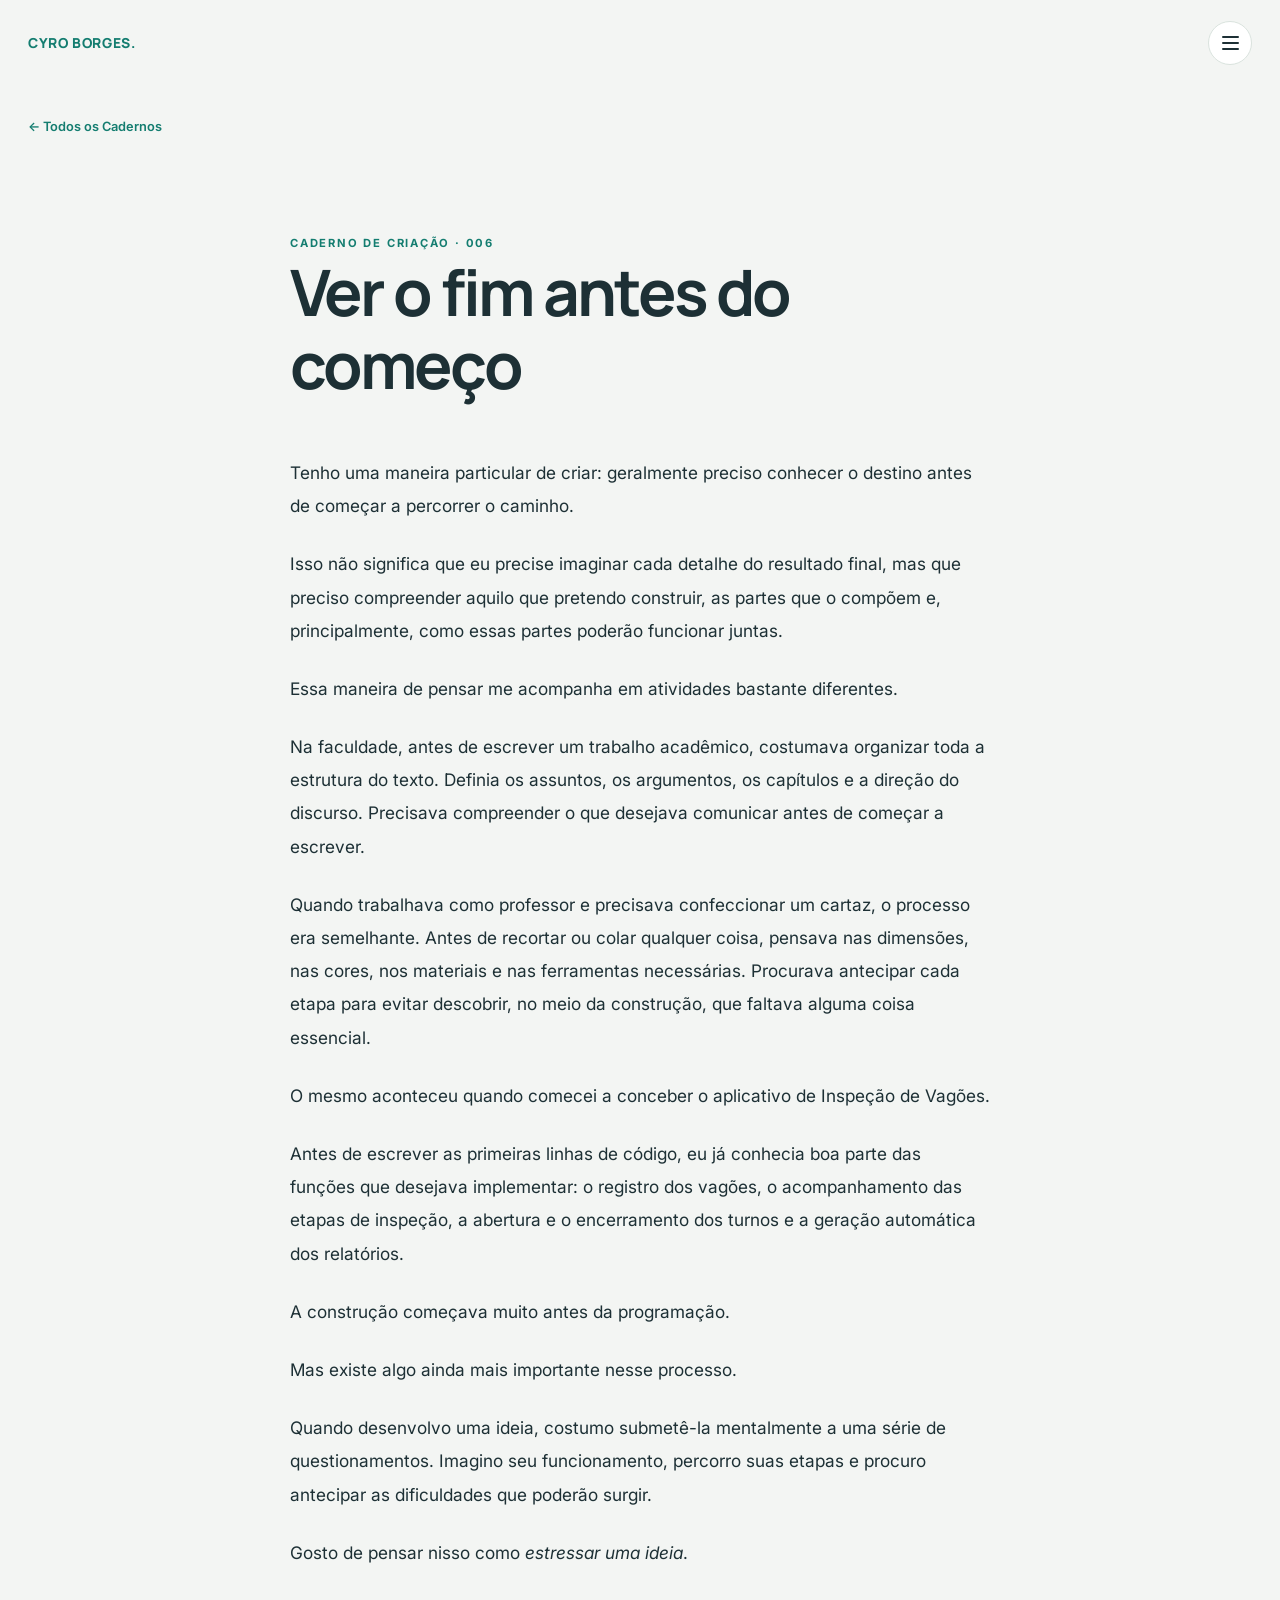
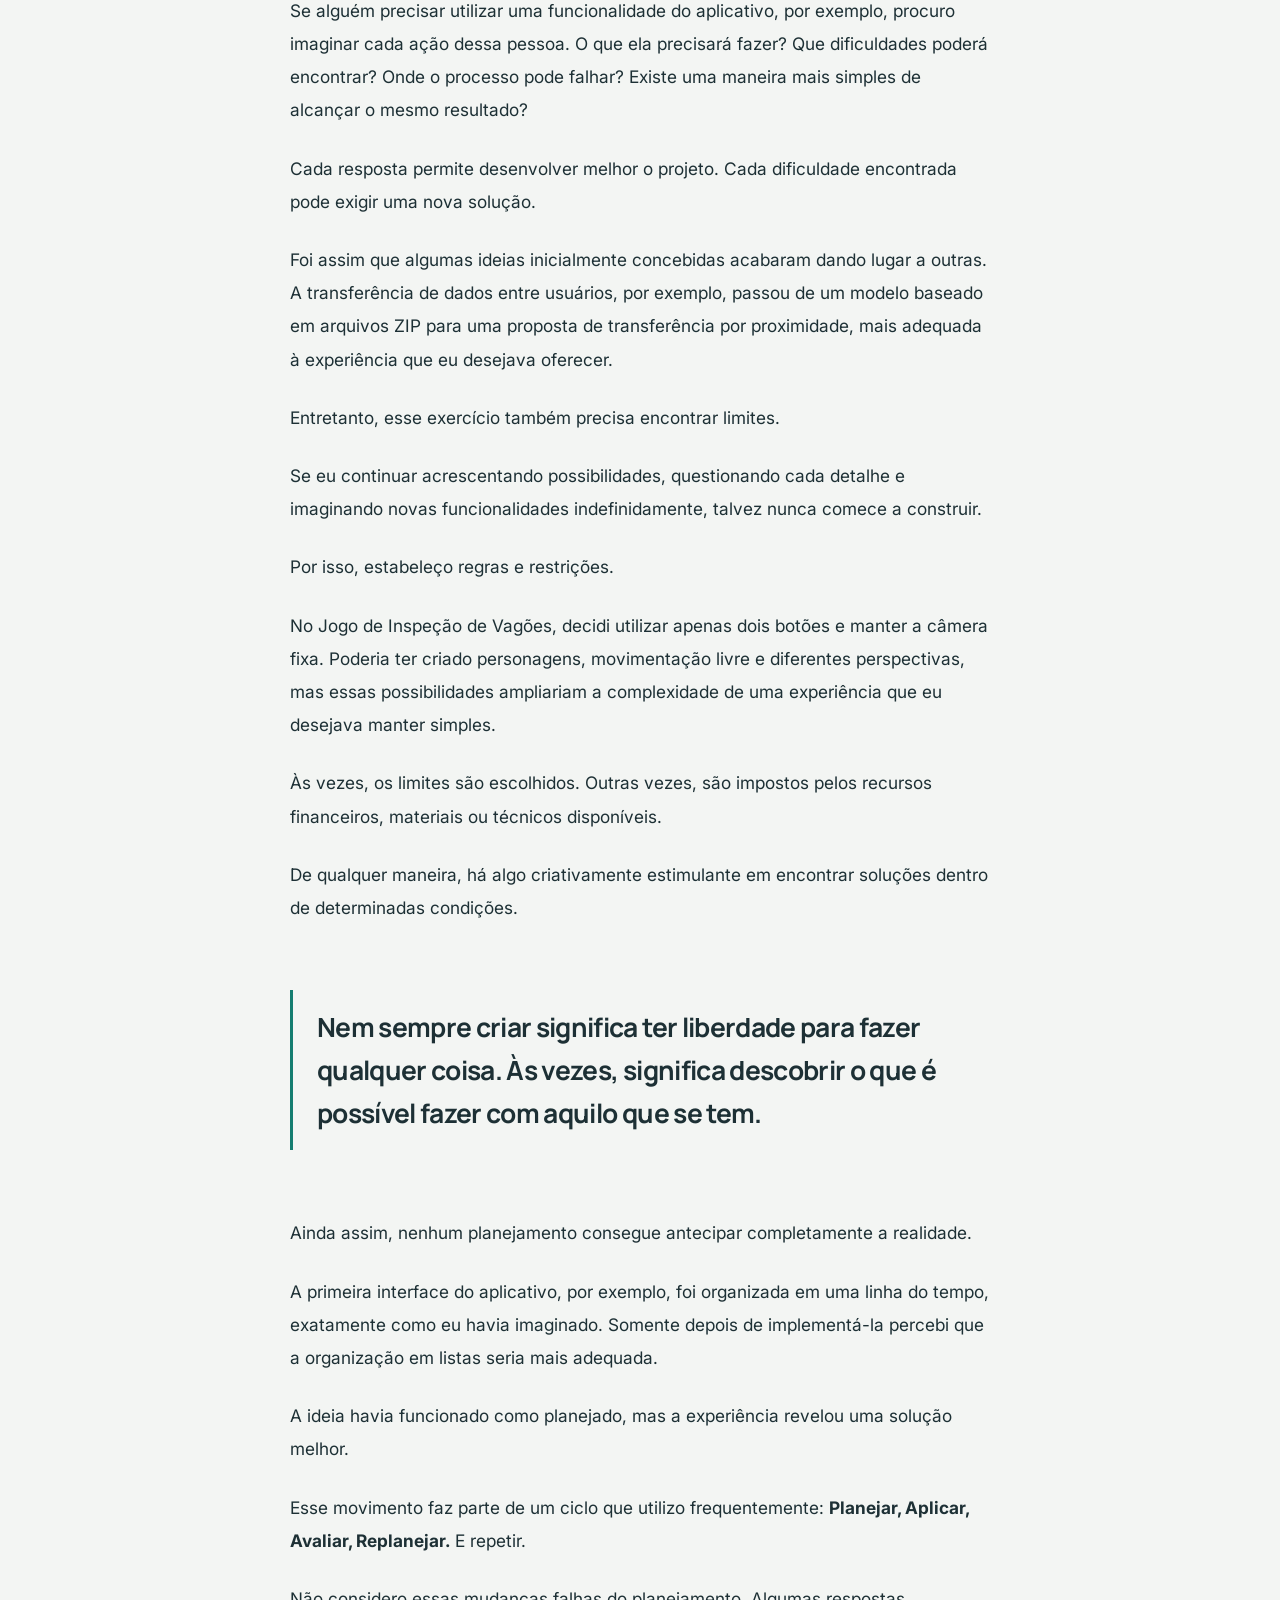
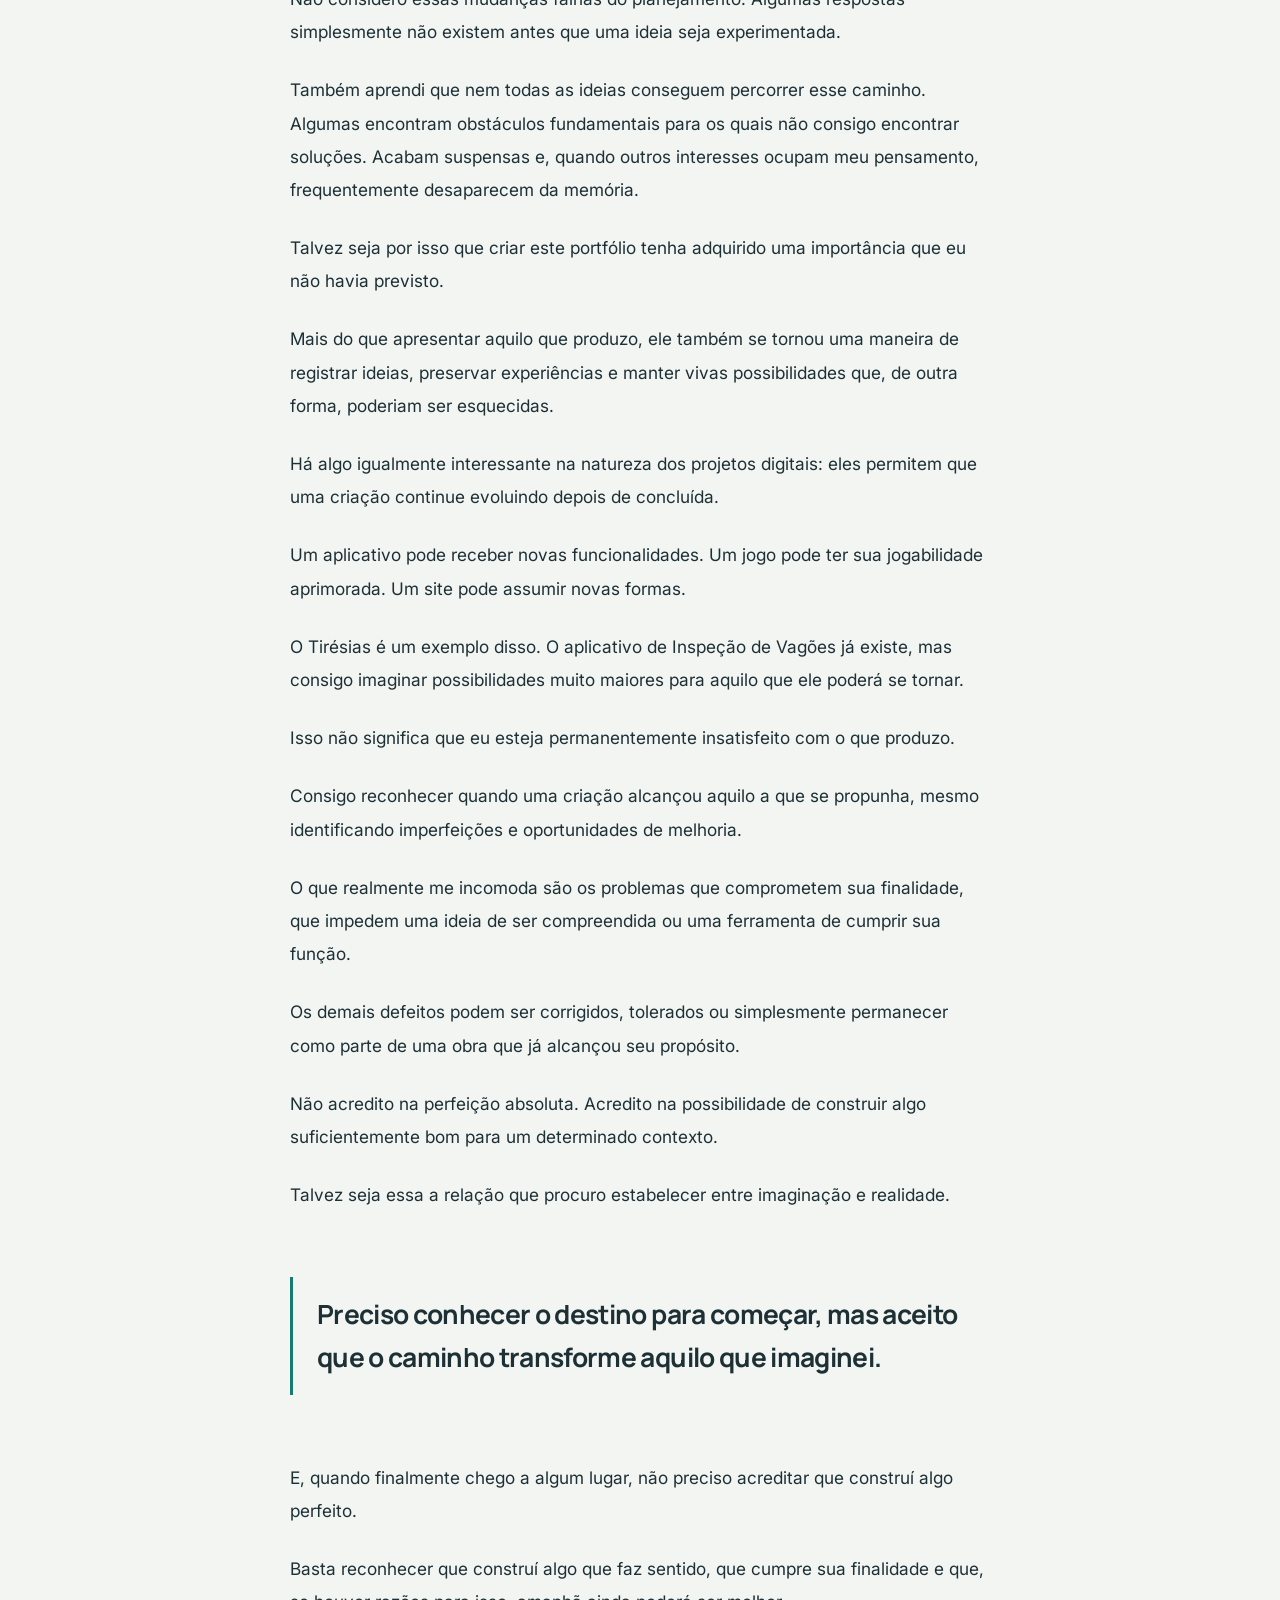
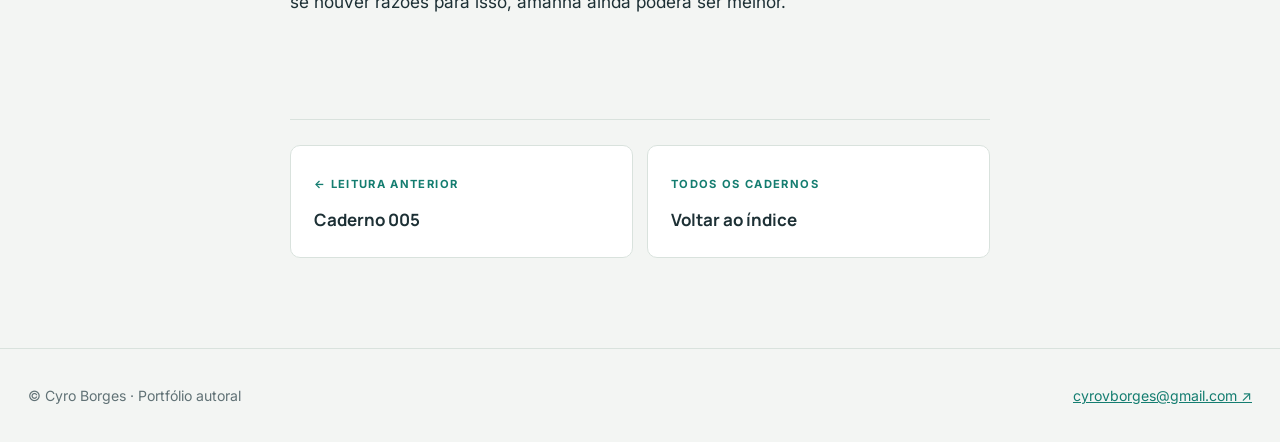
<file: cadernos/006/index.html>
<!DOCTYPE html>

<html lang="pt-BR"><head><meta charset="utf-8"/><meta content="width=device-width,initial-scale=1" name="viewport"/><meta content="#f3f5f3" name="theme-color"/><meta content="Portfólio autoral de Cyro Borges: fotografia, criação e projetos." name="description"/><title>Caderno 006 — Ver o fim antes do começo · Cyro Borges</title><link href="../../assets/favicon.svg" rel="icon" type="image/svg+xml"/><link href="../../assets/css/styles.css" rel="stylesheet"/></head><body class="fade-in"><header class="topbar"><div class="shell" style="display:flex;align-items:center;justify-content:space-between;width:min(calc(100% - 56px),1320px)"><a class="logo" href="../../index.html">CYRO BORGES.</a><button aria-controls="site-menu" aria-expanded="false" aria-label="Abrir menu" class="menu-toggle" type="button"><span></span></button></div></header><div aria-hidden="true" aria-label="Navegação principal" aria-modal="true" class="full-menu" id="site-menu" role="dialog"><div class="full-menu-head"><strong>CYRO BORGES.</strong><button aria-label="Fechar menu" class="menu-toggle menu-close" style="font-size:1.5rem" type="button">×</button></div><nav aria-label="Páginas do portfólio"><a href="../../index.html"><span>01</span>Início</a><a href="../../tiresias/index.html"><span>02</span>Projeto Tirésias</a><a href="../../olhares/index.html"><span>03</span>Olhares</a><a href="../../cadernos/index.html"><span>04</span>Cadernos</a><a href="../../sobre/index.html"><span>05</span>Sobre</a></nav><div class="full-menu-foot"><a href="mailto:cyrovborges@gmail.com">cyrovborges@gmail.com ↗</a></div></div><main id="conteudo"><div class="page"><div class="shell"><a class="backlink" href="../index.html">← Todos os Cadernos</a><div class="book-head"><span class="smallcaps">Caderno de criação · 006</span><h1>Ver o fim antes do começo</h1></div><article class="prose">
<p>Tenho uma maneira particular de criar: geralmente preciso conhecer o destino antes de come&#231;ar a percorrer o caminho.</p>
<p>Isso n&#227;o significa que eu precise imaginar cada detalhe do resultado final, mas que preciso compreender aquilo que pretendo construir, as partes que o comp&#245;em e, principalmente, como essas partes poder&#227;o funcionar juntas.</p>
<p>Essa maneira de pensar me acompanha em atividades bastante diferentes.</p>
<p>Na faculdade, antes de escrever um trabalho acad&#234;mico, costumava organizar toda a estrutura do texto. Definia os assuntos, os argumentos, os cap&#237;tulos e a dire&#231;&#227;o do discurso. Precisava compreender o que desejava comunicar antes de come&#231;ar a escrever.</p>
<p>Quando trabalhava como professor e precisava confeccionar um cartaz, o processo era semelhante. Antes de recortar ou colar qualquer coisa, pensava nas dimens&#245;es, nas cores, nos materiais e nas ferramentas necess&#225;rias. Procurava antecipar cada etapa para evitar descobrir, no meio da constru&#231;&#227;o, que faltava alguma coisa essencial.</p>
<p>O mesmo aconteceu quando comecei a conceber o aplicativo de Inspe&#231;&#227;o de Vag&#245;es.</p>
<p>Antes de escrever as primeiras linhas de c&#243;digo, eu j&#225; conhecia boa parte das fun&#231;&#245;es que desejava implementar: o registro dos vag&#245;es, o acompanhamento das etapas de inspe&#231;&#227;o, a abertura e o encerramento dos turnos e a gera&#231;&#227;o autom&#225;tica dos relat&#243;rios.</p>
<p>A constru&#231;&#227;o come&#231;ava muito antes da programa&#231;&#227;o.</p>
<p>Mas existe algo ainda mais importante nesse processo.</p>
<p>Quando desenvolvo uma ideia, costumo submet&#234;-la mentalmente a uma s&#233;rie de questionamentos. Imagino seu funcionamento, percorro suas etapas e procuro antecipar as dificuldades que poder&#227;o surgir.</p>
<p>Gosto de pensar nisso como <em>estressar uma ideia</em>.</p>
<p>Se algu&#233;m precisar utilizar uma funcionalidade do aplicativo, por exemplo, procuro imaginar cada a&#231;&#227;o dessa pessoa. O que ela precisar&#225; fazer? Que dificuldades poder&#225; encontrar? Onde o processo pode falhar? Existe uma maneira mais simples de alcan&#231;ar o mesmo resultado?</p>
<p>Cada resposta permite desenvolver melhor o projeto. Cada dificuldade encontrada pode exigir uma nova solu&#231;&#227;o.</p>
<p>Foi assim que algumas ideias inicialmente concebidas acabaram dando lugar a outras. A transfer&#234;ncia de dados entre usu&#225;rios, por exemplo, passou de um modelo baseado em arquivos ZIP para uma proposta de transfer&#234;ncia por proximidade, mais adequada &#224; experi&#234;ncia que eu desejava oferecer.</p>
<p>Entretanto, esse exerc&#237;cio tamb&#233;m precisa encontrar limites.</p>
<p>Se eu continuar acrescentando possibilidades, questionando cada detalhe e imaginando novas funcionalidades indefinidamente, talvez nunca comece a construir.</p>
<p>Por isso, estabele&#231;o regras e restri&#231;&#245;es.</p>
<p>No Jogo de Inspe&#231;&#227;o de Vag&#245;es, decidi utilizar apenas dois bot&#245;es e manter a c&#226;mera fixa. Poderia ter criado personagens, movimenta&#231;&#227;o livre e diferentes perspectivas, mas essas possibilidades ampliariam a complexidade de uma experi&#234;ncia que eu desejava manter simples.</p>
<p>&#192;s vezes, os limites s&#227;o escolhidos. Outras vezes, s&#227;o impostos pelos recursos financeiros, materiais ou t&#233;cnicos dispon&#237;veis.</p>
<p>De qualquer maneira, h&#225; algo criativamente estimulante em encontrar solu&#231;&#245;es dentro de determinadas condi&#231;&#245;es.</p>
<p class="essay-emphasis"><strong>Nem sempre criar significa ter liberdade para fazer qualquer coisa. &#192;s vezes, significa descobrir o que &#233; poss&#237;vel fazer com aquilo que se tem.</strong></p>
<p>Ainda assim, nenhum planejamento consegue antecipar completamente a realidade.</p>
<p>A primeira interface do aplicativo, por exemplo, foi organizada em uma linha do tempo, exatamente como eu havia imaginado. Somente depois de implement&#225;-la percebi que a organiza&#231;&#227;o em listas seria mais adequada.</p>
<p>A ideia havia funcionado como planejado, mas a experi&#234;ncia revelou uma solu&#231;&#227;o melhor.</p>
<p>Esse movimento faz parte de um ciclo que utilizo frequentemente: <strong>Planejar, Aplicar, Avaliar, Replanejar.</strong> E repetir.</p>
<p>N&#227;o considero essas mudan&#231;as falhas do planejamento. Algumas respostas simplesmente n&#227;o existem antes que uma ideia seja experimentada.</p>
<p>Tamb&#233;m aprendi que nem todas as ideias conseguem percorrer esse caminho. Algumas encontram obst&#225;culos fundamentais para os quais n&#227;o consigo encontrar solu&#231;&#245;es. Acabam suspensas e, quando outros interesses ocupam meu pensamento, frequentemente desaparecem da mem&#243;ria.</p>
<p>Talvez seja por isso que criar este portf&#243;lio tenha adquirido uma import&#226;ncia que eu n&#227;o havia previsto.</p>
<p>Mais do que apresentar aquilo que produzo, ele tamb&#233;m se tornou uma maneira de registrar ideias, preservar experi&#234;ncias e manter vivas possibilidades que, de outra forma, poderiam ser esquecidas.</p>
<p>H&#225; algo igualmente interessante na natureza dos projetos digitais: eles permitem que uma cria&#231;&#227;o continue evoluindo depois de conclu&#237;da.</p>
<p>Um aplicativo pode receber novas funcionalidades. Um jogo pode ter sua jogabilidade aprimorada. Um site pode assumir novas formas.</p>
<p>O Tir&#233;sias &#233; um exemplo disso. O aplicativo de Inspe&#231;&#227;o de Vag&#245;es j&#225; existe, mas consigo imaginar possibilidades muito maiores para aquilo que ele poder&#225; se tornar.</p>
<p>Isso n&#227;o significa que eu esteja permanentemente insatisfeito com o que produzo.</p>
<p>Consigo reconhecer quando uma cria&#231;&#227;o alcan&#231;ou aquilo a que se propunha, mesmo identificando imperfei&#231;&#245;es e oportunidades de melhoria.</p>
<p>O que realmente me incomoda s&#227;o os problemas que comprometem sua finalidade, que impedem uma ideia de ser compreendida ou uma ferramenta de cumprir sua fun&#231;&#227;o.</p>
<p>Os demais defeitos podem ser corrigidos, tolerados ou simplesmente permanecer como parte de uma obra que j&#225; alcan&#231;ou seu prop&#243;sito.</p>
<p>N&#227;o acredito na perfei&#231;&#227;o absoluta. Acredito na possibilidade de construir algo suficientemente bom para um determinado contexto.</p>
<p>Talvez seja essa a rela&#231;&#227;o que procuro estabelecer entre imagina&#231;&#227;o e realidade.</p>
<p class="essay-emphasis"><strong>Preciso conhecer o destino para come&#231;ar, mas aceito que o caminho transforme aquilo que imaginei.</strong></p>
<p>E, quando finalmente chego a algum lugar, n&#227;o preciso acreditar que constru&#237; algo perfeito.</p>
<p>Basta reconhecer que constru&#237; algo que faz sentido, que cumpre sua finalidade e que, se houver raz&#245;es para isso, amanh&#227; ainda poder&#225; ser melhor.</p>
</article><div class="book-end"><div class="book-nav"><a class="nav-tile" href="../005/index.html"><small>← Leitura anterior</small><strong>Caderno 005</strong></a><a class="nav-tile" href="../index.html"><small>Todos os Cadernos</small><strong>Voltar ao índice</strong></a></div></div></div></div></main><footer class="footer"><div class="shell"><span>© Cyro Borges · Portfólio autoral</span><a href="mailto:cyrovborges@gmail.com">cyrovborges@gmail.com ↗</a></div></footer><script defer="" src="../../assets/js/main.js"></script></body></html>
</file>
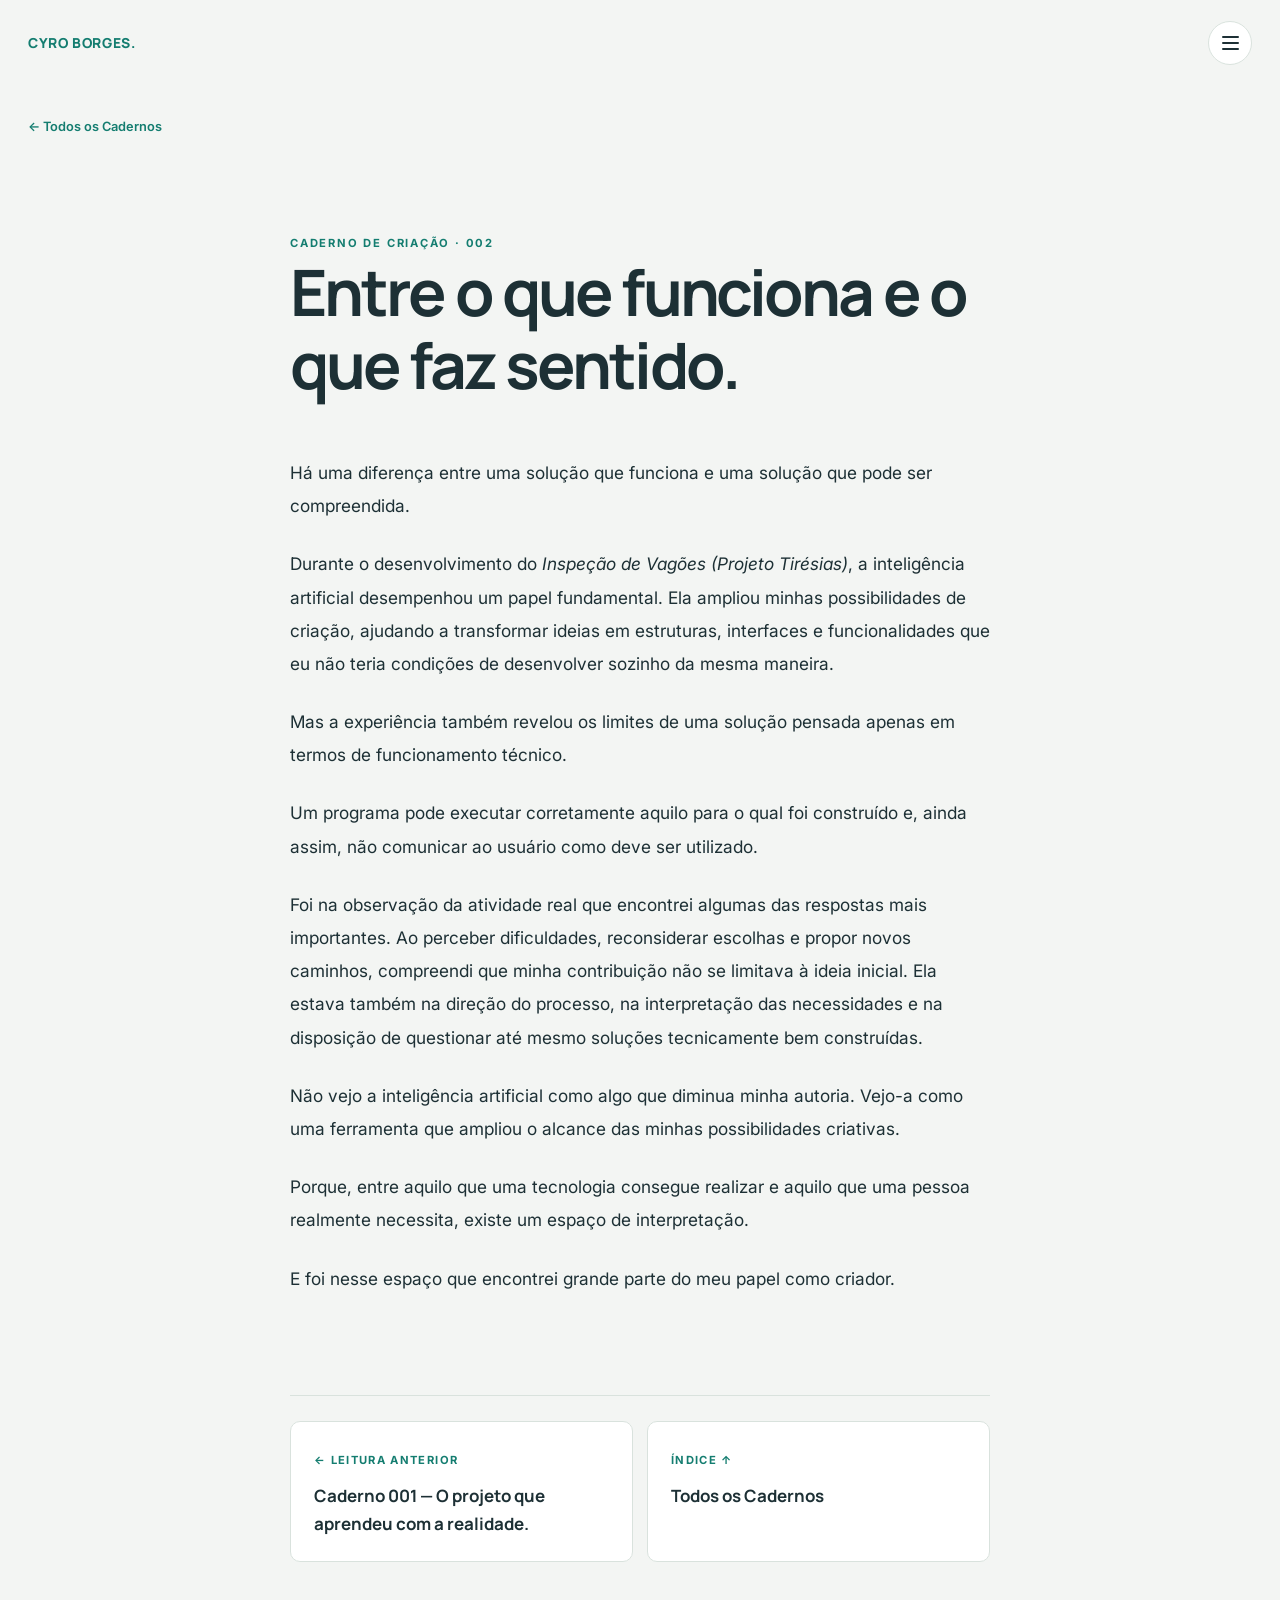
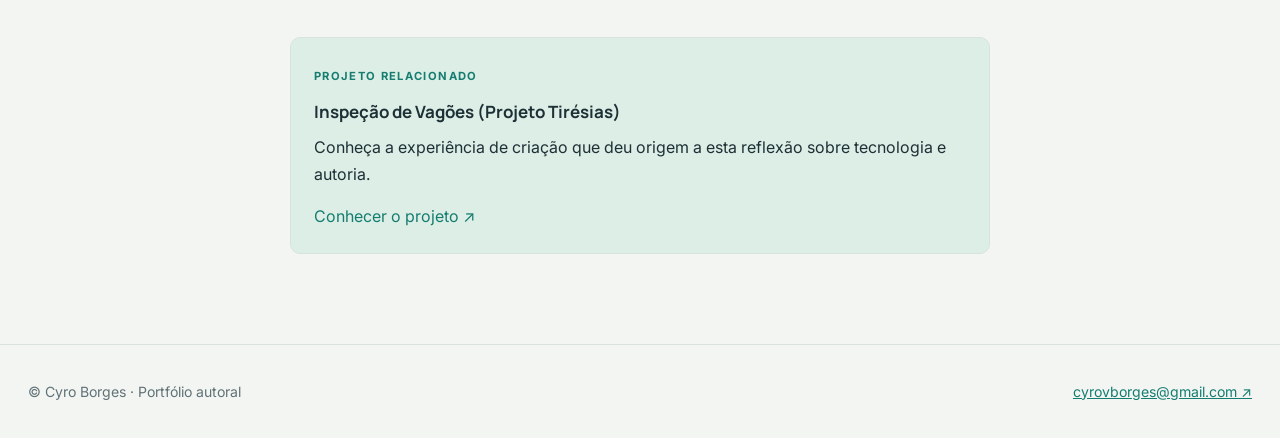
<file: index (1).html>
<!DOCTYPE html>
<html lang="pt-BR"><head><meta charset="utf-8"/><meta content="width=device-width,initial-scale=1" name="viewport"/><meta content="#f3f5f3" name="theme-color"/><meta content="Portfólio autoral de Cyro Borges: fotografia, criação e projetos." name="description"/><title>Caderno 002 — Entre o que funciona e o que faz sentido · Cyro Borges</title><link href="../../assets/favicon.svg" rel="icon" type="image/svg+xml"/><link href="../../assets/css/styles.css" rel="stylesheet"/></head><body class="fade-in"><header class="topbar"><div class="shell" style="display:flex;align-items:center;justify-content:space-between;width:min(calc(100% - 56px),1320px)"><a class="logo" href="../../index.html">CYRO BORGES.</a><button aria-controls="site-menu" aria-expanded="false" aria-label="Abrir menu" class="menu-toggle" type="button"><span></span></button></div></header><div aria-hidden="true" aria-label="Navegação principal" aria-modal="true" class="full-menu" id="site-menu" role="dialog"><div class="full-menu-head"><strong>CYRO BORGES.</strong><button aria-label="Fechar menu" class="menu-toggle menu-close" style="font-size:1.5rem" type="button">×</button></div><nav aria-label="Páginas do portfólio"><a href="../../index.html"><span>01</span>Início</a><a href="../../tiresias/index.html"><span>02</span>Projeto Tirésias</a><a href="../../olhares/index.html"><span>03</span>Olhares</a><a href="../../cadernos/index.html"><span>04</span>Cadernos</a><a href="../../sobre/index.html"><span>05</span>Sobre</a></nav><div class="full-menu-foot"><a href="mailto:cyrovborges@gmail.com">cyrovborges@gmail.com ↗</a></div></div><main id="conteudo"><div class="page"><div class="shell"><a class="backlink" href="../index.html">← Todos os Cadernos</a><div class="book-head"><span class="smallcaps">Caderno de criação · 002</span><h1>Entre o que funciona e o que faz sentido.</h1></div><article class="prose"><p>Há uma diferença entre uma solução que funciona e uma solução que pode ser compreendida.</p><p>Durante o desenvolvimento do <em>Inspeção de Vagões (Projeto Tirésias)</em>, a inteligência artificial desempenhou um papel fundamental. Ela ampliou minhas possibilidades de criação, ajudando a transformar ideias em estruturas, interfaces e funcionalidades que eu não teria condições de desenvolver sozinho da mesma maneira.</p><p>Mas a experiência também revelou os limites de uma solução pensada apenas em termos de funcionamento técnico.</p><p>Um programa pode executar corretamente aquilo para o qual foi construído e, ainda assim, não comunicar ao usuário como deve ser utilizado.</p><p>Foi na observação da atividade real que encontrei algumas das respostas mais importantes. Ao perceber dificuldades, reconsiderar escolhas e propor novos caminhos, compreendi que minha contribuição não se limitava à ideia inicial. Ela estava também na direção do processo, na interpretação das necessidades e na disposição de questionar até mesmo soluções tecnicamente bem construídas.</p><p>Não vejo a inteligência artificial como algo que diminua minha autoria. Vejo-a como uma ferramenta que ampliou o alcance das minhas possibilidades criativas.</p><p>Porque, entre aquilo que uma tecnologia consegue realizar e aquilo que uma pessoa realmente necessita, existe um espaço de interpretação.</p><p>E foi nesse espaço que encontrei grande parte do meu papel como criador.</p></article><div class="book-end"><div class="book-nav"><a class="nav-tile" href="../001/index.html"><small>← Leitura anterior</small><strong>Caderno 001 — O projeto que aprendeu com a realidade.</strong></a><a class="nav-tile" href="../index.html"><small>Índice ↑</small><strong>Todos os Cadernos</strong></a></div></div><a class="related" href="../../tiresias/index.html"><small>Projeto relacionado</small><strong>Inspeção de Vagões (Projeto Tirésias)</strong><p>Conheça a experiência de criação que deu origem a esta reflexão sobre tecnologia e autoria.</p><span style="color:#147d70">Conhecer o projeto ↗</span></a></div></div></main><footer class="footer"><div class="shell"><span>© Cyro Borges · Portfólio autoral</span><a href="mailto:cyrovborges@gmail.com">cyrovborges@gmail.com ↗</a></div></footer><script defer="" src="../../assets/js/main.js"></script></body></html>
</file>
<file: assets/css/styles.css>
@import url('https://fonts.googleapis.com/css2?family=Inter:wght@400;500;600;700&family=Manrope:wght@400;500;600;700;800&display=swap');
:root{--bg:#f3f5f3;--surface:#fff;--ink:#1d3035;--muted:#617276;--green:#147d70;--line:#d9e2dd;--pale:#ddeee6;--r:10px;--max:1320px}*{box-sizing:border-box}html{scroll-behavior:smooth}body{margin:0;background:var(--bg);color:var(--ink);font-family:Inter,Arial,sans-serif;line-height:1.65}body.locked{overflow:hidden}a{color:inherit}a:focus-visible,button:focus-visible{outline:3px solid #158d7d;outline-offset:4px}button{font:inherit}h1,h2,h3,p{margin-top:0}h1,h2,h3{font-family:Manrope,Inter,Arial,sans-serif;line-height:1.15;letter-spacing:-.045em}h1{font-size:clamp(2.8rem,7vw,7.4rem)}h2{font-size:clamp(2rem,4vw,4.4rem)}h3{font-size:clamp(1.2rem,2vw,1.9rem)}p{max-width:72ch}img{max-width:100%;display:block}.sr-only{position:absolute;width:1px;height:1px;clip:rect(0,0,0,0);overflow:hidden;white-space:nowrap} .shell{width:min(calc(100% - 56px),var(--max));margin-inline:auto}.smallcaps{font-size:.7rem;letter-spacing:.16em;text-transform:uppercase;font-weight:700;color:var(--green)}.muted{color:var(--muted)}.topbar{position:relative;z-index:10;display:flex;align-items:center;justify-content:space-between;padding:21px 0}.topbar a.logo{font-family:Manrope,sans-serif;font-size:.86rem;letter-spacing:.045em;font-weight:800;text-decoration:none;color:var(--green)}.topbar--hero{position:absolute;inset:0 0 auto;z-index:15}.topbar--hero .logo{color:#fff}.menu-toggle{width:44px;height:44px;background:#fff;border:1px solid var(--line);border-radius:50%;display:grid;place-items:center;cursor:pointer;color:var(--ink)}.menu-toggle span,.menu-toggle span:before,.menu-toggle span:after{content:'';display:block;width:17px;height:2px;background:currentColor;position:relative;border-radius:2px}.menu-toggle span:before{position:absolute;top:-6px}.menu-toggle span:after{position:absolute;top:6px}.full-menu{position:fixed;inset:0;z-index:100;background:var(--bg);padding:24px max(28px,calc((100vw - var(--max))/2));display:flex;flex-direction:column;opacity:0;visibility:hidden;transition:opacity .25s ease,visibility .25s}.full-menu.open{opacity:1;visibility:visible}.full-menu-head{display:flex;justify-content:space-between;align-items:center}.full-menu-head strong{font-size:.9rem;color:var(--green)}.full-menu nav{flex:1;display:flex;justify-content:center;flex-direction:column;gap:clamp(5px,1vh,13px)}.full-menu nav a{display:flex;gap:22px;align-items:baseline;width:max-content;max-width:100%;font:700 clamp(1.75rem,5vw,4.3rem)/1.2 Manrope,sans-serif;text-decoration:none;letter-spacing:-.05em;transition:color .2s}.full-menu nav a:hover{color:var(--green)}.full-menu nav a span{font:600 .72rem Inter,sans-serif;letter-spacing:0;color:var(--green)}.full-menu-foot{border-top:1px solid var(--line);padding-top:14px;color:var(--muted);font-size:.84rem}.full-menu-foot a{text-decoration:none}.hero{min-height:100svh;min-height:100dvh;position:relative;display:flex;align-items:center;background:#112125;color:white;isolation:isolate;overflow:hidden}.hero:after{content:'';position:absolute;inset:-2px;background:#112125 url('../images/ceu-noturno.jpg') center 59%/cover no-repeat;transform:scale(1.01);z-index:-2}.hero:before{content:'';position:absolute;inset:0;background:linear-gradient(90deg,rgba(4,15,20,.74) 0%,rgba(4,15,20,.33) 58%,rgba(4,15,20,.08)),linear-gradient(0deg,rgba(0,0,0,.33),transparent 35%);z-index:-1}.hero-content{padding-top:7rem;padding-bottom:8rem}.hero h1{max-width:12ch;margin:18px 0 18px}.hero .hero-tagline{font-size:clamp(1.1rem,2vw,1.45rem)}.hero-tagline span{white-space:nowrap}.hero .smallcaps{color:#d6eae2}.scroll-cue{position:absolute;bottom:28px;left:50%;transform:translateX(-50%);font-size:.77rem;letter-spacing:.1em;text-transform:uppercase;text-decoration:none;text-align:center;color:white;display:flex;flex-direction:column;align-items:center;gap:4px}.scroll-cue b{font-size:1.4rem;font-weight:400;animation:bob 2s infinite}@keyframes bob{50%{transform:translateY(5px)}}.mosaic-section{padding:clamp(55px,8vw,115px) 0 100px;scroll-snap-align:start}.section-head{margin-bottom:34px}.section-head p{color:var(--muted)}.home-mosaic{display:grid;grid-template-columns:1.25fr 1fr 1fr;grid-auto-rows:clamp(185px,19vw,290px);gap:16px}.photo-card{position:relative;display:flex;align-items:end;text-decoration:none;color:var(--ink);overflow:hidden;border-radius:var(--r);min-height:0;background:#b9c9c2;isolation:isolate}.photo-card>img{position:absolute;inset:0;width:100%;height:100%;object-fit:cover;transition:none;z-index:-1}.photo-card:after{content:'';position:absolute;inset:0;background:linear-gradient(0deg,rgba(0,0,0,.18),transparent 60%);z-index:-1}.photo-card .glass{margin:clamp(12px,2vw,28px);padding:16px 20px;background:rgba(255,255,255,.45);backdrop-filter:blur(12px);-webkit-backdrop-filter:blur(12px);border:1px solid rgba(255,255,255,.45);border-radius:var(--r);box-shadow:0 5px 20px rgba(8,29,25,.07);transition:transform .3s ease,background .3s ease;max-width:min(90%,380px)}.photo-card:hover .glass,.photo-card:focus-visible .glass{transform:translateY(-4px);background:rgba(255,255,255,.54)}.glass small{display:block;color:#286e62;font-size:.65rem;letter-spacing:.13em;text-transform:uppercase;font-weight:700}.glass strong{font:700 clamp(1.25rem,2.4vw,2rem) Manrope,sans-serif;letter-spacing:-.04em;display:block}.glass .arrow{color:var(--green);font-size:.79rem}.card-tiresias{grid-column:span 2;grid-row:span 2}.card-olhares{grid-column:span 2;grid-row:span 1}.card-about,.card-cadernos{grid-column:span 1}.card-about>img{object-position:center 44%}@media(min-width:851px){.hero:after{filter:blur(1.1px)}.home-mosaic .card-olhares>img{object-position:center 40%}.case-hero img{object-position:center 70%}}.footer{border-top:1px solid var(--line);padding:35px 0;color:var(--muted);font-size:.88rem}.footer .shell{display:flex;justify-content:space-between;gap:16px;flex-wrap:wrap}.footer a{color:var(--green)}.page{padding-bottom:90px}.page-intro{padding:clamp(60px,9vw,135px) 0 45px}.page-intro h1{margin:15px 0 20px}.page-intro p{font-size:1.08rem}.backlink{display:inline-flex;gap:10px;color:var(--green);font-size:.8rem;text-decoration:none;font-weight:600;margin-top:30px}.page .topbar+.backlink{margin-top:30px}.prose{max-width:700px;margin-inline:auto;font-size:1.08rem;line-height:1.92}.prose p{margin:0 0 1.45em}.prose h2{font-size:clamp(1.6rem,3vw,2.55rem);margin:3rem 0 1.25rem}.book-head{max-width:700px;margin:90px auto 54px}.book-head h1{font-size:clamp(2.5rem,5vw,4.4rem)}.book-end{margin:100px auto 0;max-width:700px;border-top:1px solid var(--line);padding-top:25px}.book-nav{display:grid;grid-template-columns:1fr 1fr;gap:14px}.nav-tile,.related{display:block;text-decoration:none;border:1px solid var(--line);border-radius:var(--r);background:#fff;padding:23px;transition:border-color .2s,transform .2s}.nav-tile:hover,.related:hover{transform:translateY(-3px);border-color:var(--green)}.nav-tile small,.related small{font-size:.7rem;letter-spacing:.12em;color:var(--green);text-transform:uppercase;font-weight:700}.nav-tile strong,.related strong{display:block;font-family:Manrope,sans-serif;font-size:1.06rem;margin-top:11px}.related{max-width:700px;background:var(--pale);margin:75px auto 0}.related p{margin:8px 0 16px}.gallery{display:grid;grid-template-columns:repeat(4,minmax(0,1fr));gap:12px}.gallery button{appearance:none;border:0;padding:0;cursor:zoom-in;background:#d8e1de;border-radius:var(--r);overflow:hidden}.gallery img{width:100%;height:100%;object-fit:cover;transition:transform .3s}.gallery button:hover img{transform:scale(1.025)}.gallery .tall{grid-row:span 2}.gallery .wide{grid-column:span 2}.gallery button{height:230px}.gallery button.tall{height:472px}.gallery button.wide{height:230px}.gallery button img{height:100%}.lightbox{display:none;position:fixed;inset:0;background:#111719;color:#fff;z-index:200;padding:18px max(16px,3vw);grid-template-rows:auto minmax(0,1fr) auto;gap:13px}.lightbox.open{display:grid}.lightbox-head,.lightbox-bottom{display:flex;align-items:center;justify-content:space-between}.lightbox button{width:44px;height:44px;border:1px solid rgba(255,255,255,.3);color:#fff;background:transparent;border-radius:50%;cursor:pointer;font-size:1.4rem}.lightbox-stage{display:flex;align-items:center;justify-content:center;min-height:0}.lightbox-stage img{max-width:100%;max-height:100%;object-fit:contain}.lightbox-bottom{max-width:530px;width:100%;justify-self:center}.lightbox-count{font-size:.8rem;letter-spacing:.12em;color:#c9d5d3}.case-hero{position:relative;border-radius:var(--r);overflow:hidden;height:clamp(260px,42vw,620px);margin:28px 0 70px}.case-hero img{height:100%;width:100%;object-fit:cover}.chapter{padding:50px 0;border-top:1px solid var(--line)}.chapter-grid{display:grid;grid-template-columns:1fr 1.4fr;gap:8vw}.chapter-grid p{line-height:1.9}.chapter-label{font-size:.76rem;letter-spacing:.15em;text-transform:uppercase;color:var(--green);font-weight:700}.demo-ui{background:white;border:1px solid var(--line);border-radius:12px;padding:16px;max-width:410px;box-shadow:0 25px 65px rgba(30,70,59,.08)}.demo-ui .demo-line{height:9px;border-radius:4px;background:#dce7e2;margin:13px 0;width:75%}.demo-ui .demo-wagon{padding:13px;border:1px solid #d7e1db;background:#fafcfb;border-radius:9px;margin:10px 0}.demo-ui .demo-wagon strong{font-size:.85rem}.demo-ui .demo-wagon small{display:block;font-size:.68rem;color:#55746b;margin-top:6px}.demo-ui .demo-pill{display:inline-block;padding:5px 8px;background:#dceee6;border-radius:5px;color:#256956;font-size:.65rem}.demo-ui .demo-nav{display:flex;justify-content:space-around;padding:12px;border-top:1px solid #dfe7e2;color:#537468;font-size:.62rem}.demo-note{font-size:.75rem;color:var(--muted);margin-top:9px}.about-figure{width:100%;max-height:500px;object-fit:cover;border-radius:var(--r)}.list-cadernos{max-width:820px}.essay-link{display:block;text-decoration:none;border-top:1px solid var(--line);padding:30px 0}.essay-link:hover h2{color:var(--green)}.essay-link h2{font-size:clamp(1.5rem,3vw,2.2rem);margin:6px 0}.essay-link p{color:var(--muted)}.repertoire{display:grid;grid-template-columns:1fr 1fr;gap:18px;margin-top:50px}.rep{border:1px solid var(--line);background:white;border-radius:var(--r);padding:24px}.fade-in{animation:pageFade .26s ease both}@keyframes pageFade{from{opacity:.3}to{opacity:1}}@media(min-width:850px){.home-mosaic .card-olhares{grid-column:span 2}.home-mosaic .card-about{grid-column:3;grid-row:1}.home-mosaic .card-cadernos{grid-column:3;grid-row:2}}@media(max-width:850px){.home-mosaic{grid-template-columns:repeat(2,1fr);grid-auto-rows:220px;gap:12px}.card-tiresias,.card-olhares{grid-column:span 2;grid-row:span 1}.card-about,.card-cadernos{grid-column:span 1}.chapter-grid{grid-template-columns:1fr;gap:20px}.gallery{grid-template-columns:repeat(3,minmax(0,1fr))}.gallery button{height:200px}.gallery button.tall{height:412px}.gallery button.wide{height:200px}}@media(max-width:540px){.shell{width:min(calc(100% - 32px),var(--max))}.hero:after{background-position:58% center}.hero h1{font-size:clamp(3.1rem,16vw,5rem)}.hero-content{padding-top:8rem}.home-mosaic{grid-auto-rows:175px;gap:10px}.photo-card .glass{padding:10px 12px;margin:10px;max-width:calc(100% - 20px)}.glass strong{font-size:1.06rem}.glass small{font-size:.54rem}.glass .arrow{font-size:.7rem}.card-tiresias,.card-olhares{min-height:255px}.card-about,.card-cadernos{min-height:175px}.gallery{grid-template-columns:repeat(2,minmax(0,1fr));gap:8px}.gallery button{height:145px}.gallery button.tall{height:298px}.gallery button.wide{height:145px}.book-head{margin:55px auto 40px}.prose{font-size:1.02rem}.repertoire{grid-template-columns:1fr}.book-nav{grid-template-columns:1fr}.full-menu nav a{font-size:clamp(1.7rem,8vw,2.6rem)}.page-intro{padding-top:45px}}@media(prefers-reduced-motion:reduce){*,*:before,*:after{scroll-behavior:auto!important;animation:none!important;transition:none!important}}

/* v1.2: avoid mobile grid items overflowing their assigned tracks. */
@media (max-width:850px){
 .home-mosaic{grid-template-columns:repeat(2,minmax(0,1fr));grid-auto-rows:auto;align-items:stretch;grid-auto-flow:row;gap:12px}
 .home-mosaic .card-tiresias,.home-mosaic .card-olhares{grid-column:1 / -1;grid-row:auto;height:clamp(265px,50vw,400px);min-height:0}
 .home-mosaic .card-about,.home-mosaic .card-cadernos{grid-column:auto;grid-row:auto;height:220px;min-height:0}
}
@media (max-width:540px){
 .home-mosaic{gap:10px}
 .home-mosaic .card-tiresias,.home-mosaic .card-olhares{height:clamp(270px,75vw,350px);min-height:0}
 .home-mosaic .card-about,.home-mosaic .card-cadernos{height:180px;min-height:0}
 .home-mosaic .photo-card{min-width:0}
}

/* v1.10: framing adjustments requested for the homepage on phones.
   Only object-position changes; original photos and card geometry stay intact. */
@media (max-width:850px){
  .home-mosaic .card-olhares > img { object-position: center 33%; }
  .home-mosaic .card-about > img { object-position: center 78%; }
  .home-mosaic .card-cadernos > img { object-position: center 78%; }
}

/* v1.15 — authentic demo screenshots and the four editorial Cadernos. */
.case-lead{max-width:860px;margin:0 auto 75px;padding:0 0 20px}
.case-lead .eyebrow{font-size:.72rem;letter-spacing:.14em;text-transform:uppercase;color:var(--green);font-weight:800}
.case-lead h2{font-size:clamp(2rem,4.1vw,3.75rem);margin:12px 0 25px}
.case-lead p{font-size:clamp(1.04rem,1.6vw,1.19rem);line-height:1.85;color:#354e50;max-width:75ch}
.case-quote{max-width:930px;margin:54px auto 70px;padding:22px clamp(18px,4vw,50px);border-left:3px solid var(--green);font:600 clamp(1.24rem,2.6vw,2rem)/1.55 Manrope,Inter,sans-serif;letter-spacing:-.035em;color:var(--ink)}
.case-screen{margin:0;min-width:0}
.case-screen .frame{background:#e3ede9;border:1px solid #dce6e1;border-radius:18px;padding:clamp(7px,1.5vw,15px);box-shadow:0 18px 40px rgba(20,46,39,.07)}
.case-screen img{width:100%;height:auto;border-radius:10px;display:block}
.case-section-heading{margin:0 0 25px}.case-section-heading h2{font-size:clamp(1.7rem,3.3vw,3rem);margin:9px 0 16px}
.case-section-heading p{max-width:70ch;color:var(--muted);line-height:1.85}
.case-functions{display:grid;grid-template-columns:repeat(3,minmax(0,1fr));gap:16px;margin:24px 0 0}
.case-function{padding:22px;border:1px solid var(--line);border-radius:10px;background:rgba(255,255,255,.72)}
.case-function b{display:block;font-family:Manrope,sans-serif;color:var(--ink);margin-bottom:8px}
.case-function p{font-size:.89rem;color:var(--muted);line-height:1.7;margin:0}
.case-note{font-size:.81rem;line-height:1.7;color:var(--muted);margin:15px 0 0}
.case-split{display:grid;grid-template-columns:minmax(0,1fr) minmax(0,1.25fr);gap:clamp(24px,5vw,75px);padding:55px 0;border-top:1px solid var(--line)}
.case-split h2{font-size:clamp(1.55rem,3vw,2.75rem)}
.case-split p{line-height:1.93}
.case-next{display:grid;grid-template-columns:repeat(2,minmax(0,1fr));gap:14px;margin:38px 0 30px}
.prose .essay-emphasis{font-weight:700;font-family:Manrope,Inter,sans-serif;font-size:clamp(1.2rem,2.3vw,1.65rem);line-height:1.62;margin:2.5em 0;padding:16px 0 16px 24px;border-left:3px solid var(--green);letter-spacing:-.025em}
@media(max-width:850px){.case-split{grid-template-columns:1fr;gap:4px}}
@media(max-width:540px){.case-next{grid-template-columns:1fr}.case-screen .frame{padding:5px;border-radius:10px}.case-screen img{border-radius:6px}.case-lead{margin-bottom:38px}.case-quote{margin:34px auto}}

.case-shot-open{display:block;border:0;background:transparent;padding:0;cursor:zoom-in;width:100%;border-radius:10px;overflow:hidden}
.case-shot-open:focus-visible{outline:3px solid var(--green);outline-offset:4px}
.case-shot-open img{transition:transform .25s ease}
.case-shot-open:hover img{transform:scale(1.015)}

.case-shots {
  display: grid;
  grid-template-columns: repeat(2, minmax(0, 112px));
  justify-content: center;
  gap: 10px;
  margin-top: 18px;
}

.case-shots-single {
  grid-template-columns: minmax(0, 148px);
}

.case-shots-pyramid .case-screen:last-child {
  grid-column: 1 / -1;
  justify-self: center;
  width: calc((100% - 10px) / 2);
}

.case-shots .frame {
  padding: 5px;
  border-radius: 10px;
}

.case-shots img {
  border-radius: 6px;
}

@media (max-width: 720px) {
  .case-functions {
    grid-template-columns: 1fr;
  }
}

.home-mosaic .card-jogo > img { image-rendering: pixelated; }
.home-mosaic :is(.card-about, .card-cadernos, .card-jogo) .glass {
  box-sizing: border-box;
  width: 172px;
  max-width: calc(100% - 2 * clamp(12px, 2vw, 28px));
  height: 112px;
  display: flex;
  flex-direction: column;
  justify-content: center;
}
.home-mosaic .card-jogo .glass strong {
  font-size: 1rem;
  line-height: 1.15;
}
@media (max-width: 540px) {
  .home-mosaic :is(.card-about, .card-cadernos, .card-jogo) .glass {
    max-width: calc(100% - 20px);
    height: 88px;
  }
}
@media (min-width: 851px) {
  .home-mosaic .card-jogo { grid-column: 3; grid-row: 3; }
}
@media (max-width: 850px) {
  .home-mosaic .card-jogo {
    grid-column: 1 / -1;
    justify-self: center;
    width: calc((100% - 12px) / 2);
    height: 220px;
  }
}
@media (max-width: 540px) {
  .home-mosaic .card-jogo { width: calc((100% - 10px) / 2); height: 180px; }
}
</file>
<file: assets/css/jogo.css>
.game-background {
  --night: 0%;
  background: color-mix(in srgb, #f3ead7, #181e32 var(--night));
  --ink: #161d25;
  --muted: #252d35;
  --green: #173b34;
  --line: color-mix(in srgb, #d9e2dd, #49546d var(--night));
}
.game-background[data-dark] {
  --ink: #fff6e6;
  --muted: #f3edf2;
  --green: #baf4e5;
}
#status { min-height: 1.5em; margin: 0 0 4px; text-align: center; font-size: .85rem; }
.game-page { max-width: 960px; padding-block: 28px 56px; }
.game-intro { margin: 20px 0 24px; text-align: center; }
.game-intro h1 { font-size: clamp(2rem, 6vw, 3.8rem); }
.game-intro p { margin: 10px auto 0; max-width: 60ch; }
.game-layout {
  --board-width: clamp(260px, 47.5vh, 480px);
  display: grid;
  grid-template-columns: minmax(0, 1fr);
  gap: 24px;
  width: min(100%, var(--board-width));
  margin-inline: auto;
}
@media (min-width: 900px) {
  .game-layout {
    width: 100%;
    grid-template-columns: minmax(0, 1fr) minmax(0, var(--board-width)) minmax(0, 1fr);
    align-items: start;
  }
  .game-board { grid-column: 2; }
  .game-ranking { grid-column: 3; }
}
.game-scene { position: relative; margin-bottom: 10px; }
.game-controls { display: flex; gap: 8px; }
.game-hud { margin-bottom: 6px; text-align: center; font-size: clamp(1.45rem, 4vw, 2rem); font-weight: 700; }
.game-hud strong { margin-left: 4px; font-variant-numeric: tabular-nums; }
#track { display: block; width: 100%; height: auto; margin: 0 auto 10px; image-rendering: pixelated; }
.game-button { border: 0; border-radius: 8px; padding: 11px 8px; min-height: 44px; background: #174d45; color: white; font: inherit; font-weight: 700; cursor: pointer; }
.game-button:disabled { opacity: .42; cursor: default; }
.game-button:focus-visible { outline: 3px solid #227f72; outline-offset: 3px; }
#start { width: 100%; margin-bottom: 8px; }
.game-controls .game-button {
  flex: 1;
  font-size: clamp(.72rem, 2.6vw, .94rem);
  background: transparent;
  border: 2px solid currentColor;
}
.game-controls .approve { color: #196a3c; }
.game-controls .reject { color: #a42b32; }
.game-background[data-dark] .game-controls .approve { color: #9ce5ad; }
.game-background[data-dark] .game-controls .reject { color: #ffaaa5; }
.game-controls .game-button:focus-visible { outline-color: currentColor; }
@media (max-width: 660px) {
  .game-layout { width: min(100%, 480px); }
  .game-controls {
    position: absolute;
    inset: 50% 0 auto;
    transform: translateY(-50%);
    justify-content: space-between;
    padding: 0;
    background: transparent;
    pointer-events: none;
  }
  .game-controls .game-button {
    flex: 0 1 25%;
    min-height: 44px;
    padding: 3px 1px;
    font-size: clamp(.54rem, 2.25vw, .8rem);
    pointer-events: auto;
  }
  .game-background .game-controls .approve {
    background: #196a3c;
    border-color: #196a3c;
    color: #fff;
  }
  .game-background .game-controls .reject {
    background: #a42b32;
    border-color: #a42b32;
    color: #fff;
  }
  .game-background[data-dark] .game-controls .game-button { color: #fff; }
  .game-controls .game-button:disabled { opacity: 1; filter: brightness(.78); }
  .game-controls kbd { display: none; }
}
.game-button.approve:not(.game-controls button) { background: #196a3c; }
kbd { font: inherit; margin-left: 4px; padding: 1px 4px; border: 1px solid currentColor; border-radius: 3px; }
.game-ranking { border-top: 1px solid var(--line); padding-top: 14px; }
.game-ranking h2 { font-size: 1.45rem; margin-bottom: 10px; }
.game-ranking ol { padding-left: 23px; overflow-wrap: anywhere; }
.game-ranking li { padding-block: 4px; }
.game-ranking .muted { margin-top: 12px; font-size: .8rem; }
.game-button.secondary { background: #e8efed; color: #183733; }

#game-tutorial, #result {
  position: fixed;
  inset: 0;
  margin: 0;
  padding: 24px;
  border: 0;
  width: 100%;
  height: 100%;
  max-width: none;
  max-height: none;
  overflow: auto;
  background: transparent;
  color: #fff8e9;
}
#game-tutorial[open], #result[open] { display: grid; }
#game-tutorial::backdrop, #result::backdrop {
  background: rgba(24, 32, 34, .91);
  backdrop-filter: blur(9px);
}
.tutorial-content {
  width: min(100%, 880px);
  margin: auto;
  display: grid;
  justify-items: center;
  gap: clamp(18px, 4vh, 36px);
}
#tutorial-title {
  max-width: 24ch;
  text-align: center;
  font-size: clamp(1.5rem, 4vw, 2.75rem);
  line-height: 1.15;
  animation: tutorial-drop 2.6s ease-out both;
}
.tutorial-examples {
  display: grid;
  grid-template-columns: repeat(2, minmax(0, 1fr));
  gap: clamp(16px, 4vw, 42px);
  width: 100%;
}
.tutorial-example {
  display: grid;
  grid-template-columns: minmax(0, 112px) minmax(0, 1fr);
  align-items: center;
  gap: 14px;
}
.tutorial-example canvas {
  width: 100%;
  height: auto;
  image-rendering: pixelated;
  animation: tutorial-fade 2.2s 1.8s ease-out both;
}
.tutorial-example p {
  margin: 0;
  font-size: clamp(.94rem, 2vw, 1.16rem);
  animation: tutorial-drop 2.2s 2.72s ease-out both;
}
.tutorial-example:nth-child(2) canvas { animation-delay: 3.2s; }
.tutorial-example:nth-child(2) p { animation-delay: 4.12s; }
.tutorial-approved { color: #9ce5ad; }
.tutorial-rejected { color: #ffaaa5; }
#tutorial-start {
  min-width: 150px;
  animation: tutorial-fade 2.2s 5.2s ease-out both;
}
#tutorial-start:focus-visible { outline-color: #b2f3c0; }
@keyframes tutorial-drop {
  from { opacity: 0; transform: translateY(-28px); }
  to { opacity: 1; transform: translateY(0); }
}
@keyframes tutorial-fade { from { opacity: 0; } to { opacity: 1; } }

@media (max-width: 630px) {
  .tutorial-examples { grid-template-columns: 1fr; max-width: 380px; }
  .tutorial-example { grid-template-columns: minmax(60px, 22%) minmax(0, 1fr); }
}
@media (prefers-reduced-motion: reduce) {
  #game-tutorial :is(h2, p, canvas, button) { animation: none; }
}

.result-content {
  width: min(100%, 540px);
  margin: auto;
  display: grid;
  gap: clamp(18px, 4vh, 32px);
}
.result-header { text-align: center; }
#result-title {
  font-size: clamp(2rem, 6vw, 3.5rem);
  line-height: 1.15;
  animation: tutorial-drop 2.6s ease-out both;
}
#result-title:focus { outline: none; }
#feedback { margin: 8px 0 0; }
#record { display: grid; gap: 8px; }
#record label { font-weight: 700; }
#player {
  min-width: 0;
  width: 100%;
  min-height: 54px;
  border: 1px solid #91a7a2;
  border-radius: 8px;
  padding: 10px 14px;
  background: #fffaf0;
  color: #1d3035;
  font: inherit;
  font-size: 1.125rem;
}
#publish-status:empty { margin: 0; }
.result-actions { display: flex; flex-wrap: wrap; gap: 8px; }
.result-actions .game-button { flex: 1 1 145px; }
.result-content .result-project {
  max-width: none;
  margin: 0;
  color: #1d3035;
  --green: #147d70;
  --line: #d9e2dd;
}
.result-links {
  display: grid;
  grid-template-columns: repeat(2, minmax(0, 1fr));
  gap: 10px;
}
.result-links .result-project { padding: clamp(12px, 3vw, 23px); overflow-wrap: anywhere; }
.result-links .result-project p { margin-bottom: 0; font-size: .9rem; line-height: 1.45; }
.result-project:focus-visible { outline: 3px solid #9ce5ad; outline-offset: 3px; }
@media (max-width: 320px) {
  .result-links { grid-template-columns: 1fr; }
}
@media (prefers-reduced-motion: reduce) {
  #result-title { animation: none; }
}
</file>
